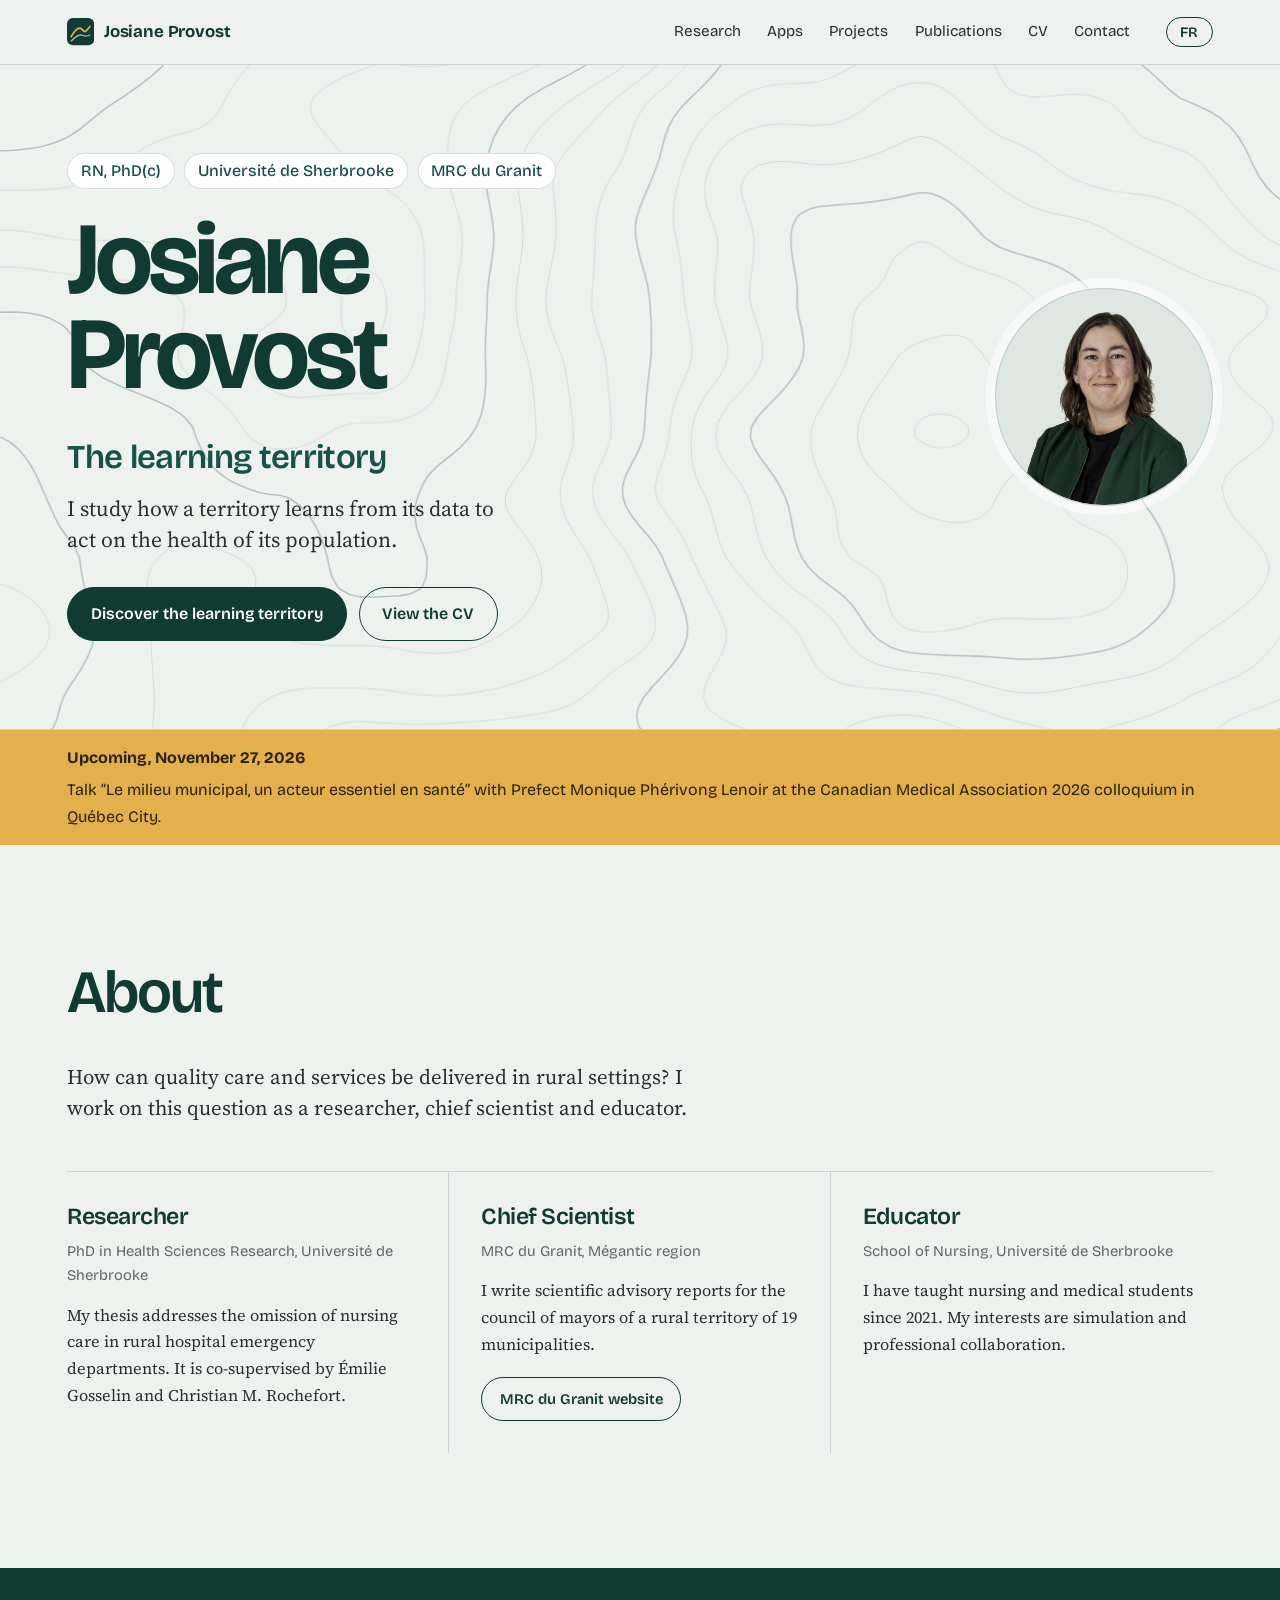
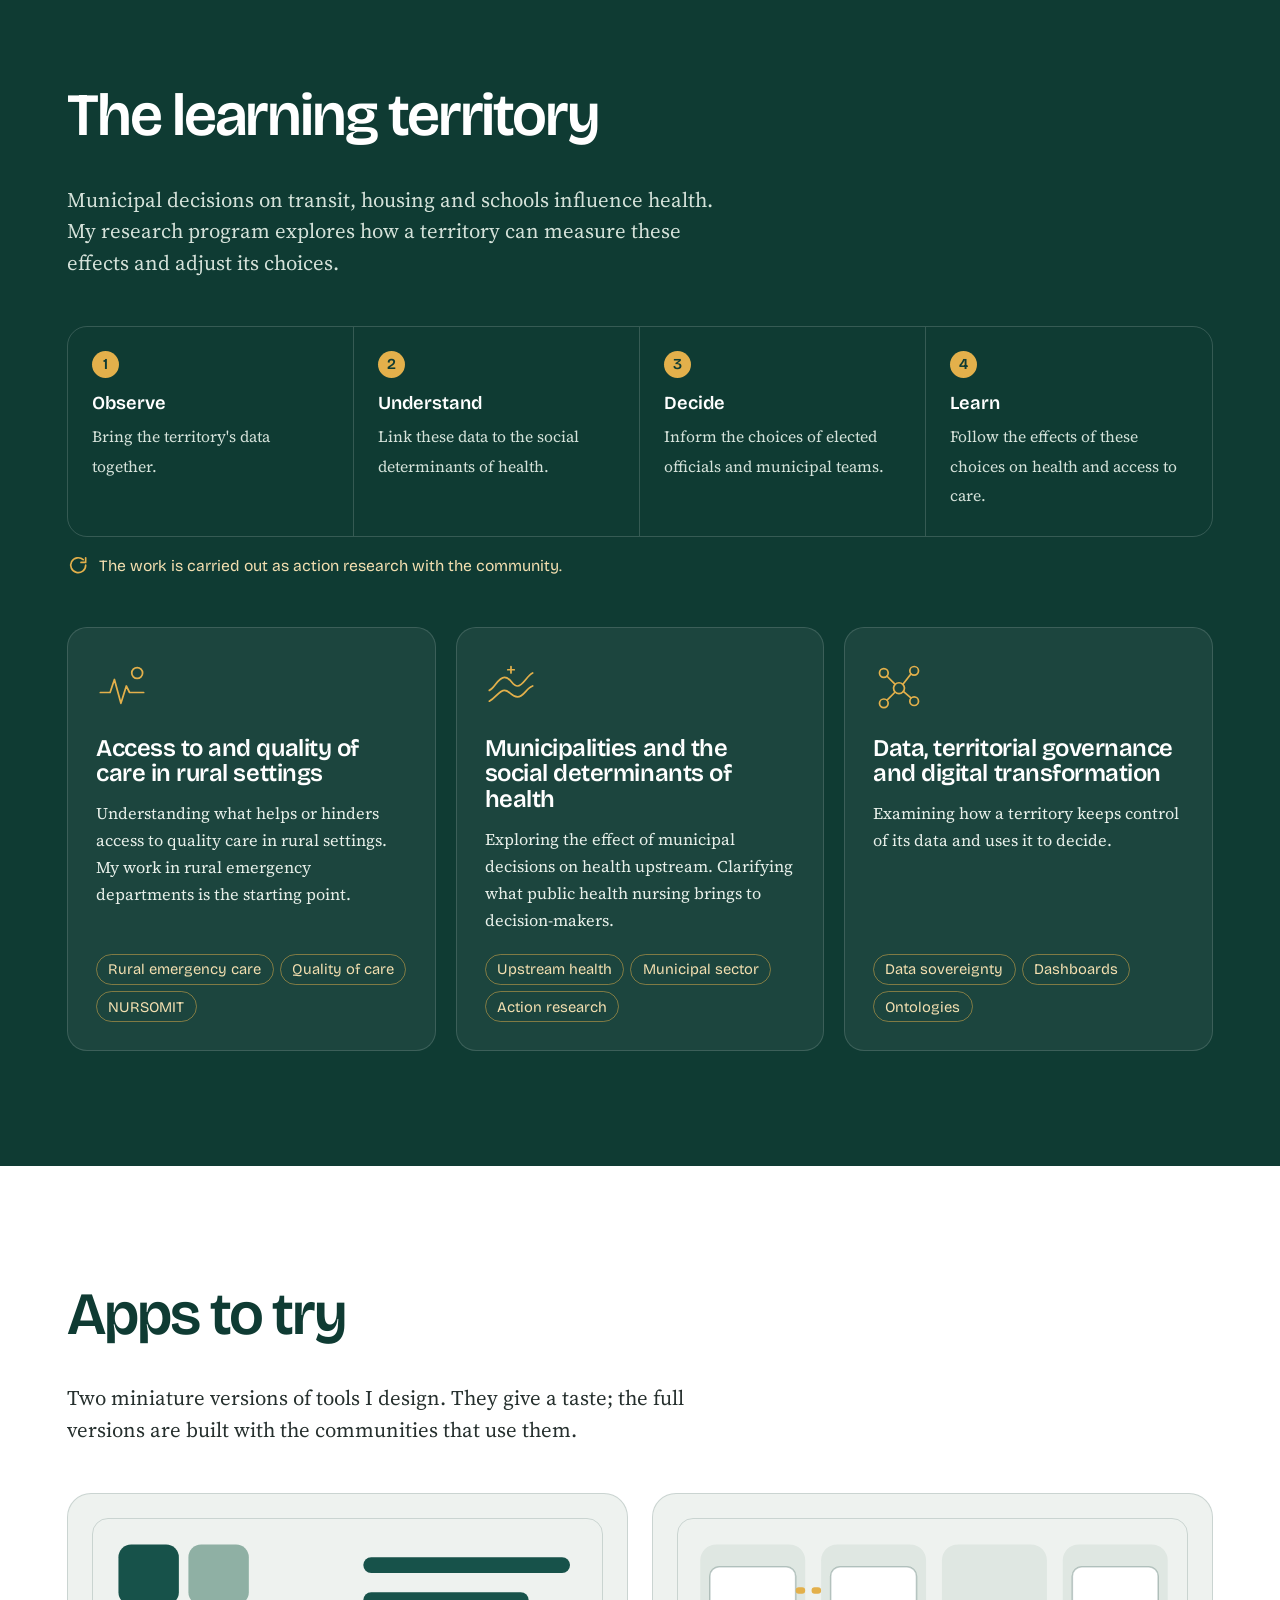
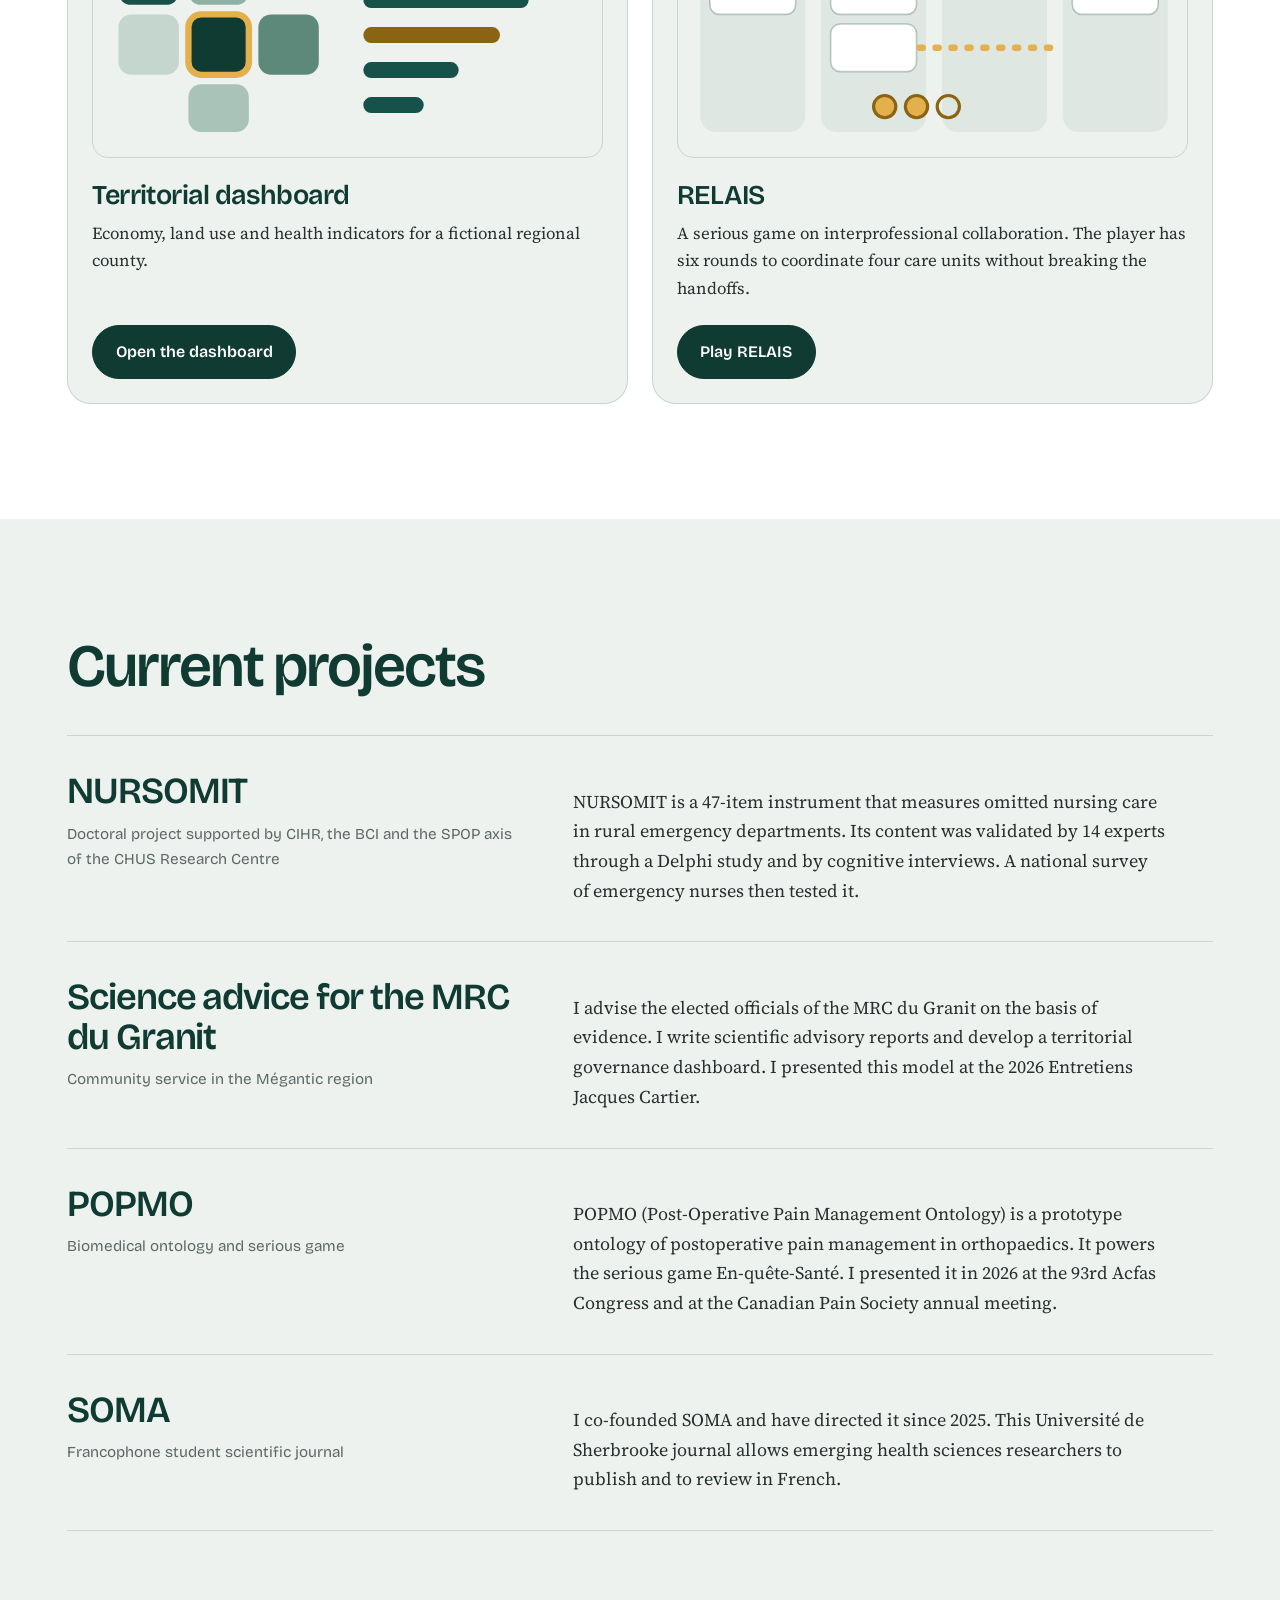
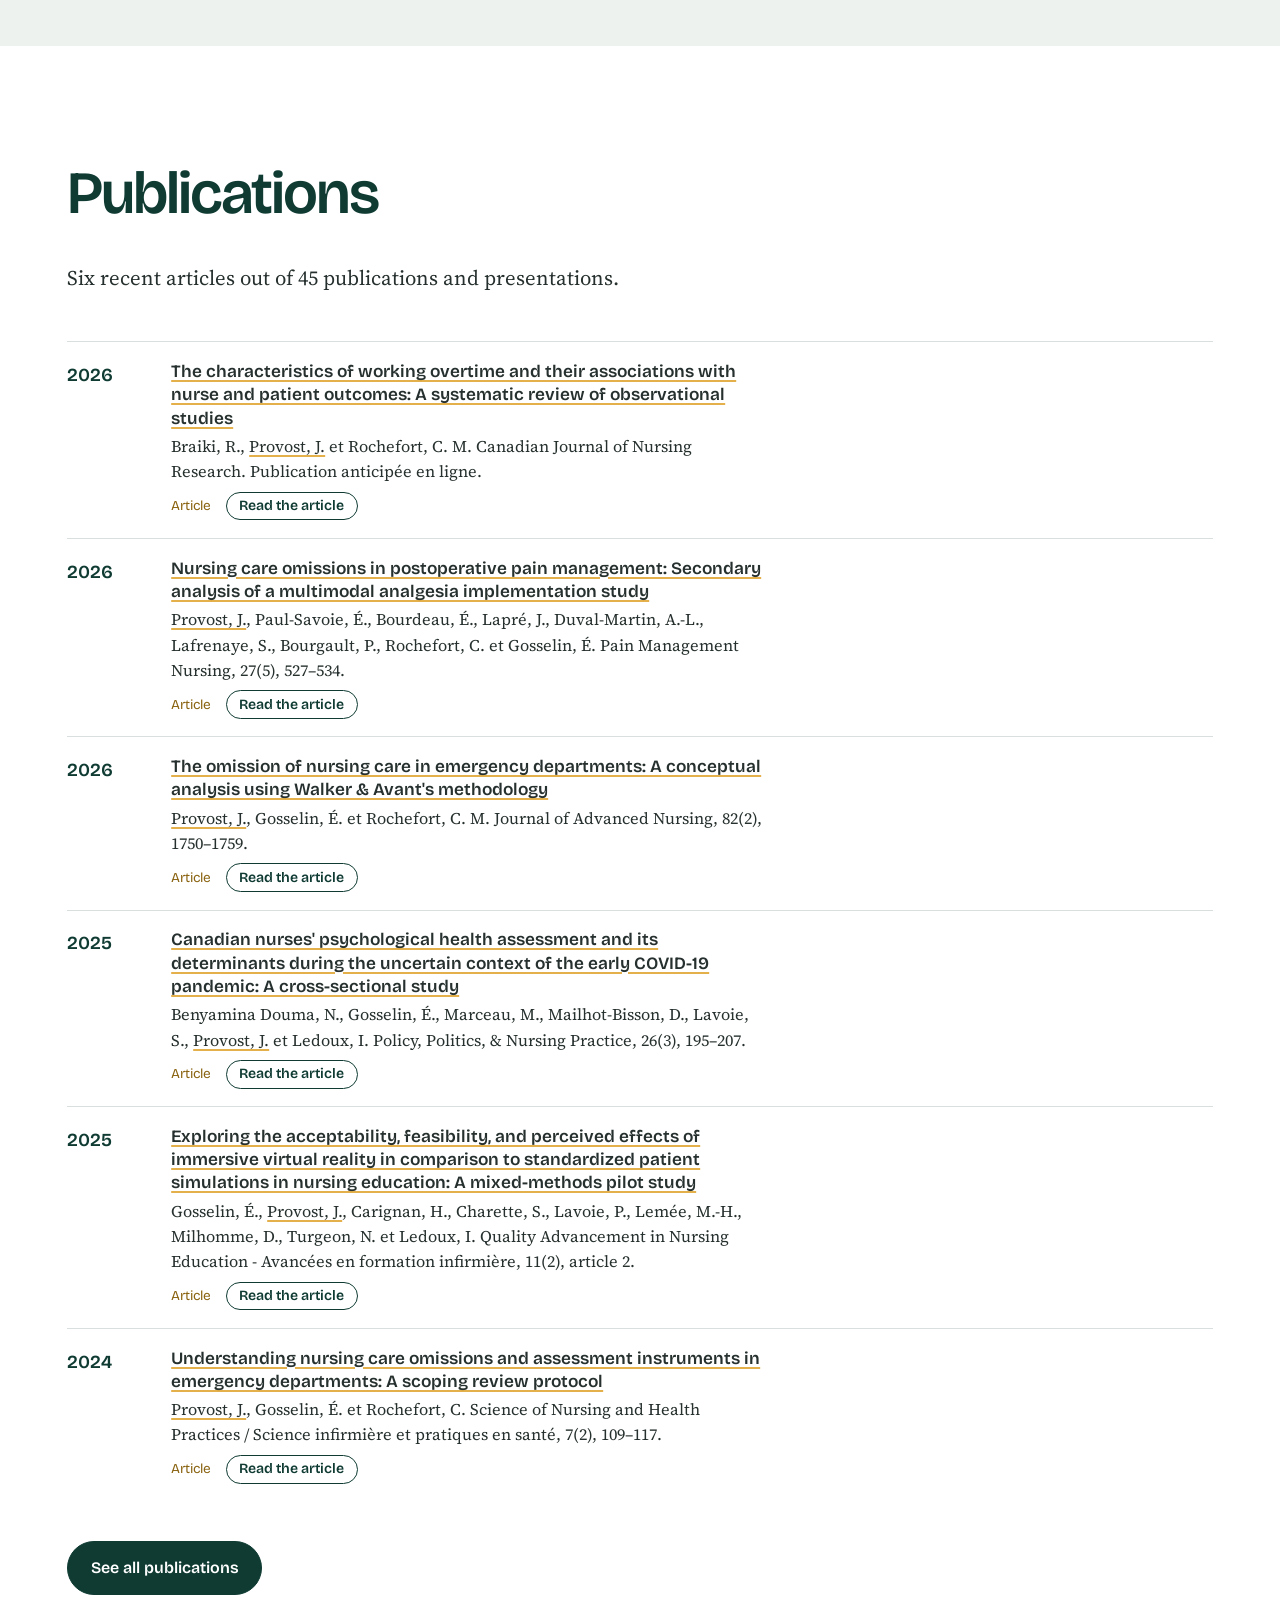
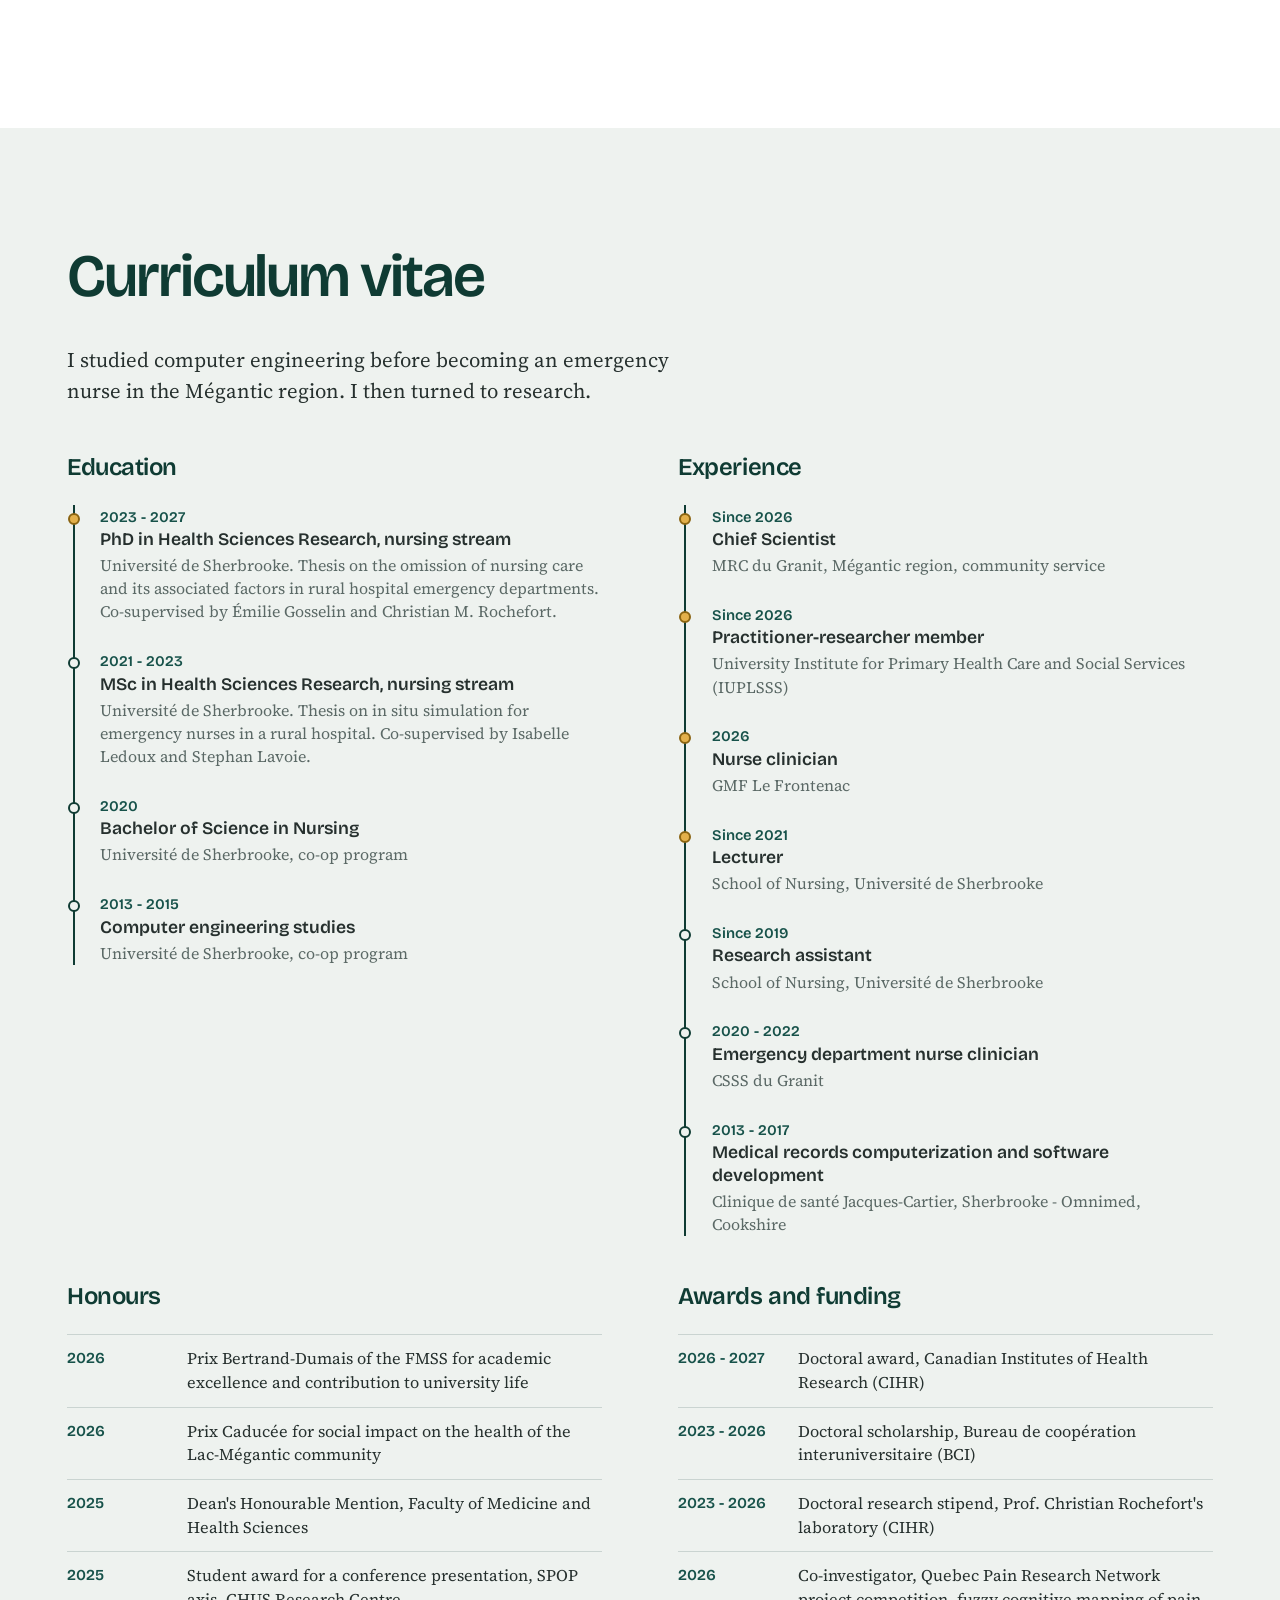
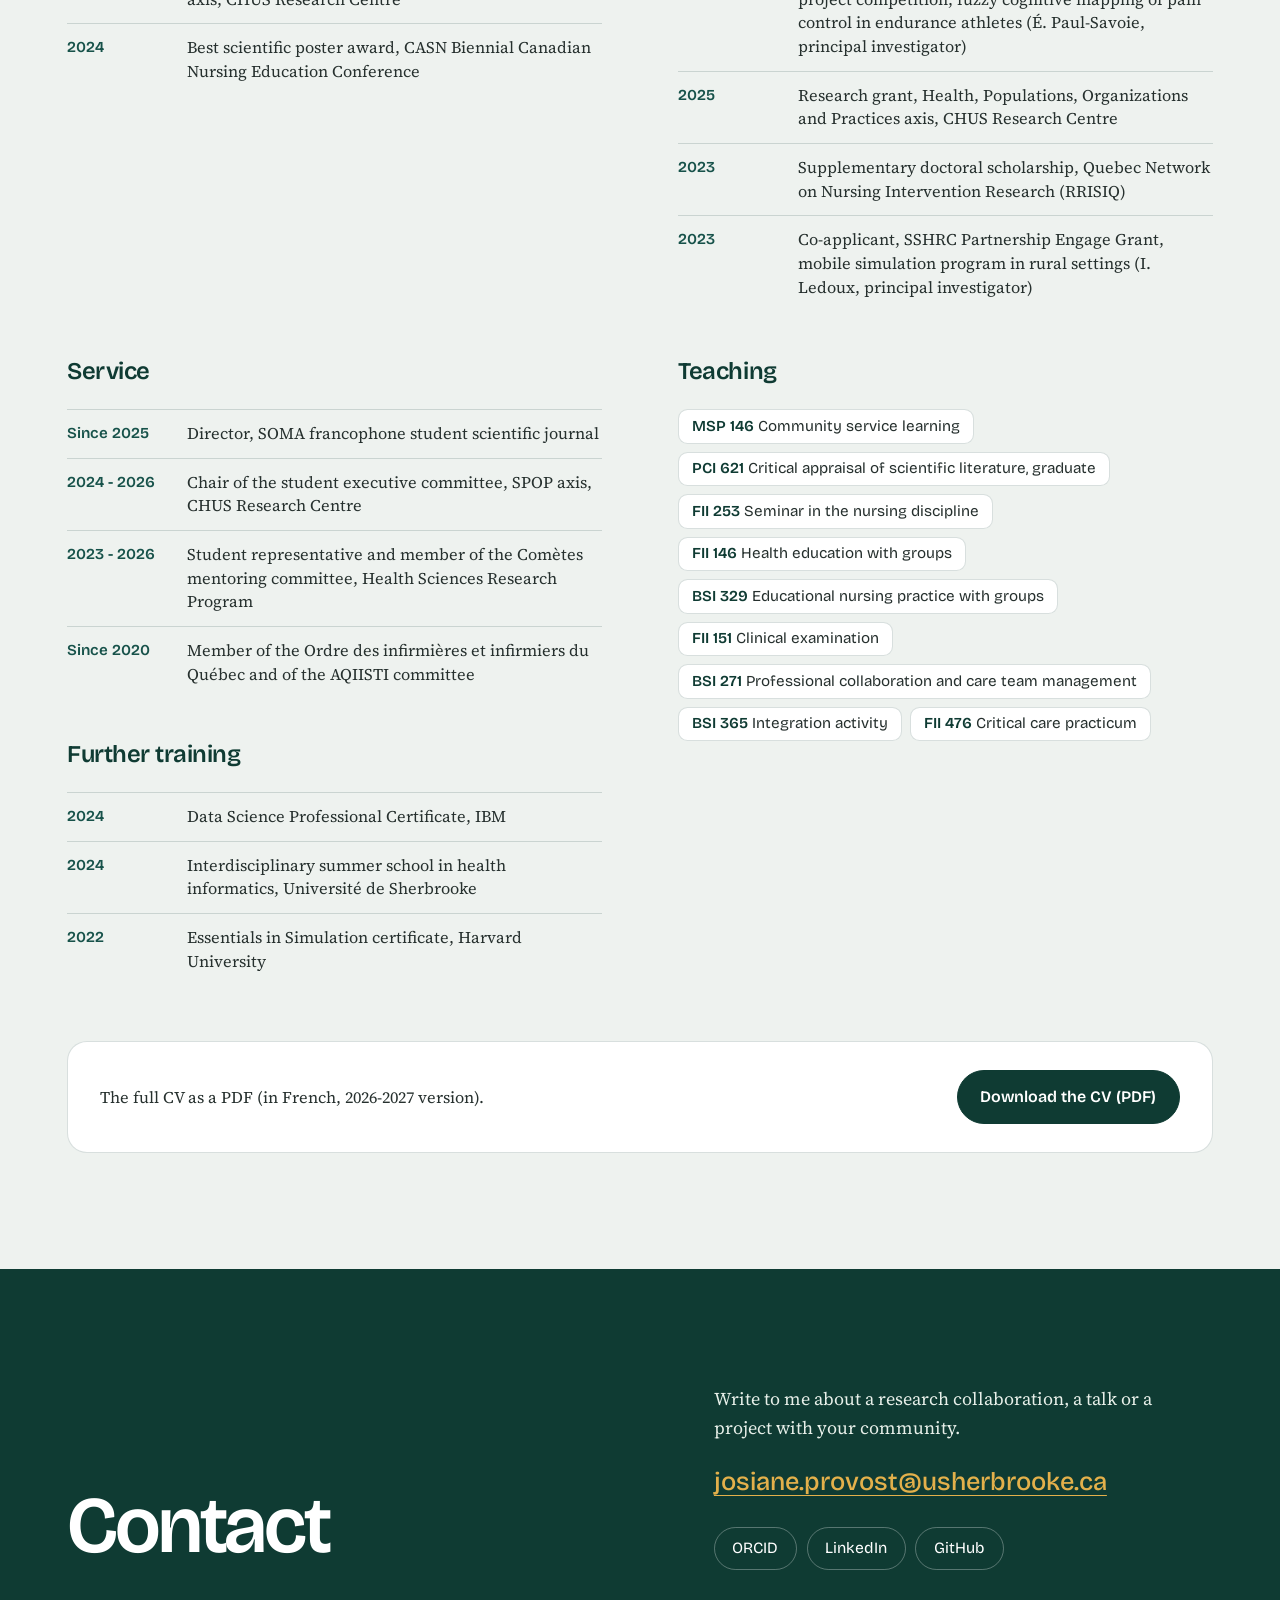
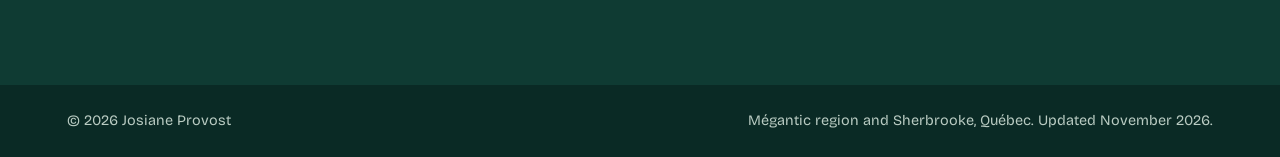
<file: index.html>
<!DOCTYPE html>
<html lang="fr" data-lang="fr">
<head>
<meta charset="UTF-8">
<meta name="viewport" content="width=device-width, initial-scale=1">
<title>Josiane Provost - Le territoire apprenant, santé rurale et conseil scientifique</title>
<meta name="description" content="Josiane Provost, infirmière et chercheuse en sciences de la santé à l'Université de Sherbrooke, scientifique en chef de la MRC du Granit. Recherche sur la qualité des soins infirmiers en milieu rural, le numérique en santé et la gouvernance territoriale.">
<meta property="og:title" content="Josiane Provost - Recherche en santé rurale">
<meta property="og:description" content="Soins infirmiers en milieu rural, numérique en santé et conseil scientifique municipal.">
<meta property="og:image" content="https://josianeprovost.ca/images/josiane-provost.jpg">
<meta property="og:type" content="website">
<meta property="og:url" content="https://josianeprovost.ca/">
<link rel="icon" href="data:image/svg+xml,%3Csvg xmlns='http://www.w3.org/2000/svg' viewBox='0 0 64 64'%3E%3Crect width='64' height='64' rx='14' fill='%230f3b33'/%3E%3Cpath d='M10 44c8-14 14-20 20-20s8 8 12 8 6-6 12-12' fill='none' stroke='%23e3b04b' stroke-width='4' stroke-linecap='round'/%3E%3Cpath d='M10 54c10-10 16-14 22-14s10 6 22 0' fill='none' stroke='%23eef2ef' stroke-width='3' stroke-linecap='round' opacity='.7'/%3E%3C/svg%3E">
<link rel="preconnect" href="https://fonts.googleapis.com">
<link rel="preconnect" href="https://fonts.gstatic.com" crossorigin>
<link href="https://fonts.googleapis.com/css2?family=Bricolage+Grotesque:opsz,wght@12..96,400;12..96,500;12..96,600;12..96,700&family=Source+Serif+4:ital,opsz,wght@0,8..60,400;0,8..60,600;1,8..60,400&display=swap" rel="stylesheet">
<link rel="stylesheet" href="styles.css">
</head>
<body data-titre-fr="Josiane Provost - Le territoire apprenant, santé rurale et conseil scientifique" data-titre-en="Josiane Provost - The learning territory, rural health and science advice">
<a class="saut" href="#contenu"><span lang="fr">Aller au contenu</span><span lang="en">Skip to content</span></a>

<header class="barre">
  <div class="enveloppe">
    <a class="marque" href="#haut" aria-label="Josiane Provost">
      <svg viewBox="0 0 64 64" aria-hidden="true"><rect width="64" height="64" rx="14" fill="#0f3b33"/><path d="M10 44c8-14 14-20 20-20s8 8 12 8 6-6 12-12" fill="none" stroke="#e3b04b" stroke-width="4" stroke-linecap="round"/><path d="M10 54c10-10 16-14 22-14s10 6 22 0" fill="none" stroke="#eef2ef" stroke-width="3" stroke-linecap="round" opacity=".7"/></svg>
      Josiane Provost
    </a>
    <nav class="liens" aria-label="Sections">
      <a href="#recherche"><span lang="fr">Recherche</span><span lang="en">Research</span></a>
      <a href="#applications"><span lang="fr">Applications</span><span lang="en">Apps</span></a>
      <a href="#projets"><span lang="fr">Projets</span><span lang="en">Projects</span></a>
      <a href="publications.html">Publications</a>
      <a href="#parcours"><span lang="fr">Parcours</span><span lang="en">CV</span></a>
      <a href="#contact">Contact</a>
    </nav>
    <button class="langue" type="button" id="langue" aria-label="Switch to English">EN</button>
  </div>
</header>

<main id="contenu">

<section class="ouverture" id="haut">
  <svg class="relief" id="relief" viewBox="0 0 1600 900" preserveAspectRatio="xMidYMid slice" aria-hidden="true"></svg>
  <div class="enveloppe">
    <div class="ouverture-texte">
      <p class="qualite">
        <span lang="fr">Infirmière, Ph. D. (c)</span><span lang="en">RN, PhD(c)</span>
        <span lang="fr">Université de Sherbrooke</span><span lang="en">Université de Sherbrooke</span>
        <span lang="fr">MRC du Granit</span><span lang="en">MRC du Granit</span>
      </p>
      <h1><span>Josiane</span><span>Provost</span></h1>
      <p class="idee" lang="fr">Le territoire apprenant</p>
      <p class="idee" lang="en">The learning territory</p>
      <p class="amorce" lang="fr">J'étudie comment un territoire apprend de ses données pour agir sur la santé de sa population.</p>
      <p class="amorce" lang="en">I study how a territory learns from its data to act on the health of its population.</p>
      <div class="actions">
        <a class="bouton" href="#recherche"><span lang="fr">Découvrir le territoire apprenant</span><span lang="en">Discover the learning territory</span></a>
        <a class="bouton clair" href="#parcours"><span lang="fr">Consulter le parcours</span><span lang="en">View the CV</span></a>
      </div>
    </div>
    <div class="portrait">
      <img src="images/josiane-provost.jpg" width="900" height="829" alt="Portrait de Josiane Provost">
    </div>
  </div>
</section>

<aside class="avenir">
  <div class="enveloppe">
    <strong lang="fr">À venir, 27 novembre 2026</strong><strong lang="en">Upcoming, November 27, 2026</strong>
    <span lang="fr">Conférence « Le milieu municipal, un acteur essentiel en santé » avec la préfète Monique Phérivong Lenoir au colloque 2026 de l'Association médicale canadienne à Québec.</span>
    <span lang="en">Talk “Le milieu municipal, un acteur essentiel en santé” with Prefect Monique Phérivong Lenoir at the Canadian Medical Association 2026 colloquium in Québec City.</span>
  </div>
</aside>

<section class="section" id="apropos">
  <div class="enveloppe">
    <h2 lang="fr">À propos</h2>
    <h2 lang="en">About</h2>
    <p class="chapeau" lang="fr">Comment offrir des soins et des services de qualité en milieu rural? J'y travaille comme chercheuse, scientifique en chef et enseignante.</p>
    <p class="chapeau" lang="en">How can quality care and services be delivered in rural settings? I work on this question as a researcher, chief scientist and educator.</p>
    <div class="roles">
      <div>
        <h3 lang="fr">Chercheuse</h3><h3 lang="en">Researcher</h3>
        <p class="lieu" lang="fr">Doctorat en recherche en sciences de la santé, Université de Sherbrooke</p>
        <p class="lieu" lang="en">PhD in Health Sciences Research, Université de Sherbrooke</p>
        <p lang="fr">Ma thèse porte sur l'omission des soins infirmiers dans les urgences des centres hospitaliers ruraux. Elle est codirigée par Émilie Gosselin et Christian M. Rochefort.</p>
        <p lang="en">My thesis addresses the omission of nursing care in rural hospital emergency departments. It is co-supervised by Émilie Gosselin and Christian M. Rochefort.</p>
      </div>
      <div>
        <h3 lang="fr">Scientifique en chef</h3><h3 lang="en">Chief Scientist</h3>
        <p class="lieu" lang="fr">MRC du Granit, région de Mégantic</p>
        <p class="lieu" lang="en">MRC du Granit, Mégantic region</p>
        <p lang="fr">Je rédige des avis scientifiques pour le conseil des maires d'un territoire rural de 19 municipalités.</p>
        <p lang="en">I write scientific advisory reports for the council of mayors of a rural territory of 19 municipalities.</p>
        <a class="bouton clair" href="https://www.mrcgranit.qc.ca/fr/votre-mrc/portrait-de-la-mrc/scientifique-chef/" rel="noopener"><span lang="fr">Site web de la MRC du Granit</span><span lang="en">MRC du Granit website</span></a>
      </div>
      <div>
        <h3 lang="fr">Enseignante</h3><h3 lang="en">Educator</h3>
        <p class="lieu" lang="fr">École des sciences infirmières, Université de Sherbrooke</p>
        <p class="lieu" lang="en">School of Nursing, Université de Sherbrooke</p>
        <p lang="fr">J'enseigne depuis 2021 aux étudiantes en sciences infirmières et aux étudiants en médecine. Je m'intéresse à la simulation et à la collaboration professionnelle.</p>
        <p lang="en">I have taught nursing and medical students since 2021. My interests are simulation and professional collaboration.</p>
      </div>
    </div>
  </div>
</section>

<section class="section sombre" id="recherche">
  <div class="enveloppe">
    <h2 lang="fr">Le territoire apprenant</h2>
    <h2 lang="en">The learning territory</h2>
    <p class="chapeau" lang="fr">Les décisions municipales sur le transport, l'habitation et les écoles influencent la santé. Ma programmation de recherche explore comment un territoire peut mesurer ces effets et ajuster ses choix.</p>
    <p class="chapeau" lang="en">Municipal decisions on transit, housing and schools influence health. My research program explores how a territory can measure these effects and adjust its choices.</p>
    <ol class="boucle">
      <li><b lang="fr">Observer</b><b lang="en">Observe</b><span lang="fr">Rassembler les données du territoire.</span><span lang="en">Bring the territory's data together.</span></li>
      <li><b lang="fr">Comprendre</b><b lang="en">Understand</b><span lang="fr">Relier ces données aux déterminants sociaux de la santé.</span><span lang="en">Link these data to the social determinants of health.</span></li>
      <li><b lang="fr">Décider</b><b lang="en">Decide</b><span lang="fr">Éclairer les choix des élus et des équipes municipales.</span><span lang="en">Inform the choices of elected officials and municipal teams.</span></li>
      <li><b lang="fr">Apprendre</b><b lang="en">Learn</b><span lang="fr">Suivre les effets de ces choix sur la santé et l'accès aux soins.</span><span lang="en">Follow the effects of these choices on health and access to care.</span></li>
    </ol>
    <p class="retour"><svg viewBox="0 0 24 24" aria-hidden="true"><path d="M20 12a8 8 0 1 1-2.6-5.9"/><path d="M20 4v5h-5"/></svg><span lang="fr">La démarche se mène en recherche-action avec le milieu.</span><span lang="en">The work is carried out as action research with the community.</span></p>
    <div class="axes">
      <article class="axe">
        <svg viewBox="0 0 48 48" aria-hidden="true"><path d="M4 30h9l4-12 6 22 5-16 3 6h13"/><circle cx="38" cy="12" r="5"/></svg>
        <h3 lang="fr">Accessibilité et qualité des soins en milieu rural</h3>
        <h3 lang="en">Access to and quality of care in rural settings</h3>
        <p lang="fr">Comprendre ce qui facilite ou freine l'accès à des soins de qualité en milieu rural. Mes travaux dans les urgences rurales en sont le point de départ.</p>
        <p lang="en">Understanding what helps or hinders access to quality care in rural settings. My work in rural emergency departments is the starting point.</p>
        <ul><li lang="fr">Urgences rurales</li><li lang="en">Rural emergency care</li><li lang="fr">Qualité des soins</li><li lang="en">Quality of care</li><li>NURSOMIT</li></ul>
      </article>
      <article class="axe">
        <svg viewBox="0 0 48 48" aria-hidden="true"><path d="M4 38c6-3 9-10 14-10s6 6 12 6 8-8 14-10"/><path d="M4 28c5-2 8-12 14-12s7 8 12 8 9-10 14-12"/><path d="M24 6v6M21 9h6"/></svg>
        <h3 lang="fr">Municipalités et déterminants sociaux de la santé</h3>
        <h3 lang="en">Municipalities and the social determinants of health</h3>
        <p lang="fr">Explorer l'effet des décisions municipales sur la santé en amont. Préciser l'apport de l'infirmière en santé publique auprès des décideurs.</p>
        <p lang="en">Exploring the effect of municipal decisions on health upstream. Clarifying what public health nursing brings to decision-makers.</p>
        <ul><li lang="fr">Santé en amont</li><li lang="en">Upstream health</li><li lang="fr">Milieu municipal</li><li lang="en">Municipal sector</li><li lang="fr">Recherche-action</li><li lang="en">Action research</li></ul>
      </article>
      <article class="axe">
        <svg viewBox="0 0 48 48" aria-hidden="true"><circle cx="10" cy="12" r="4"/><circle cx="38" cy="10" r="4"/><circle cx="24" cy="26" r="5"/><circle cx="10" cy="40" r="4"/><circle cx="38" cy="38" r="4"/><path d="M13 15l7 7M35 13l-7 9M13 37l7-7M35 35l-7-6"/></svg>
        <h3 lang="fr">Données, gouvernance territoriale et numérique</h3>
        <h3 lang="en">Data, territorial governance and digital transformation</h3>
        <p lang="fr">Examiner comment un territoire garde la maîtrise de ses données et s'en sert pour décider.</p>
        <p lang="en">Examining how a territory keeps control of its data and uses it to decide.</p>
        <ul><li lang="fr">Souveraineté des données</li><li lang="en">Data sovereignty</li><li lang="fr">Tableaux de bord</li><li lang="en">Dashboards</li><li lang="fr">Ontologies</li><li lang="en">Ontologies</li></ul>
      </article>
    </div>
  </div>
</section>

<section class="section clair" id="applications">
  <div class="enveloppe">
    <h2 lang="fr">Applications à essayer</h2>
    <h2 lang="en">Apps to try</h2>
    <p class="chapeau" lang="fr">Deux versions miniatures d'outils que je conçois. Elles donnent un avant-goût; les versions complètes se bâtissent avec les milieux.</p>
    <p class="chapeau" lang="en">Two miniature versions of tools I design. They give a taste; the full versions are built with the communities that use them.</p>
    <div class="vitrines">
      <a class="vitrine" href="apps/tableau-de-bord.html">
        <svg viewBox="0 0 320 150" aria-hidden="true"><rect width="320" height="150" rx="14" fill="#eef2ef"/><g><rect x="16" y="16" width="38" height="38" rx="8" fill="#17524a"/><rect x="60" y="16" width="38" height="38" rx="8" fill="#8fb0a4"/><rect x="16" y="60" width="38" height="38" rx="8" fill="#c4d6cd"/><rect x="60" y="60" width="38" height="38" rx="8" fill="#0f3b33" stroke="#e3b04b" stroke-width="4"/><rect x="104" y="60" width="38" height="38" rx="8" fill="#5d897b"/><rect x="60" y="104" width="38" height="30" rx="8" fill="#a9c3b8"/></g><g fill="#17524a"><rect x="170" y="24" width="130" height="10" rx="5"/><rect x="170" y="46" width="104" height="10" rx="5"/><rect x="170" y="68" width="86" height="10" rx="5" fill="#8a6412"/><rect x="170" y="90" width="60" height="10" rx="5"/><rect x="170" y="112" width="38" height="10" rx="5"/></g></svg>
        <h3 lang="fr">Tableau de bord territorial</h3><h3 lang="en">Territorial dashboard</h3>
        <p lang="fr">Les indicateurs d'économie, d'aménagement et de santé d'une MRC fictive.</p>
        <p lang="en">Economy, land use and health indicators for a fictional regional county.</p>
        <span class="bouton"><span lang="fr">Ouvrir le tableau de bord</span><span lang="en">Open the dashboard</span></span>
      </a>
      <a class="vitrine" href="apps/relais.html">
        <svg viewBox="0 0 320 150" aria-hidden="true"><rect width="320" height="150" rx="14" fill="#eef2ef"/><g fill="#dfe7e2"><rect x="14" y="16" width="66" height="118" rx="10"/><rect x="90" y="16" width="66" height="118" rx="10"/><rect x="166" y="16" width="66" height="118" rx="10"/><rect x="242" y="16" width="66" height="118" rx="10"/></g><g fill="#fff" stroke="rgba(15,59,51,.25)"><rect x="20" y="30" width="54" height="30" rx="6"/><rect x="96" y="30" width="54" height="30" rx="6"/><rect x="96" y="66" width="54" height="30" rx="6"/><rect x="248" y="30" width="54" height="30" rx="6"/></g><path d="M76 45h18M152 81h90" stroke="#e3b04b" stroke-width="4" stroke-linecap="round" stroke-dasharray="2 8"/><g fill="#e3b04b" stroke="#8a6412" stroke-width="2"><circle cx="130" cy="118" r="7"/><circle cx="150" cy="118" r="7"/><circle cx="170" cy="118" r="7" fill="none"/></g></svg>
        <h3>RELAIS</h3>
        <p lang="fr">Un jeu sérieux sur la collaboration interprofessionnelle. Il faut coordonner quatre unités de soins en six tours sans briser les relais.</p>
        <p lang="en">A serious game on interprofessional collaboration. The player has six rounds to coordinate four care units without breaking the handoffs.</p>
        <span class="bouton"><span lang="fr">Jouer à RELAIS</span><span lang="en">Play RELAIS</span></span>
      </a>
    </div>
  </div>
</section>

<section class="section" id="projets">
  <div class="enveloppe">
    <h2 lang="fr">Projets en cours</h2>
    <h2 lang="en">Current projects</h2>
    <div class="projets">
      <article class="projet">
        <div>
          <h3>NURSOMIT</h3>
          <p class="nature" lang="fr">Projet doctoral soutenu par les IRSC, le BCI et l'axe SPOP du Centre de recherche du CHUS</p>
          <p class="nature" lang="en">Doctoral project supported by CIHR, the BCI and the SPOP axis of the CHUS Research Centre</p>
        </div>
        <div>
          <p lang="fr">NURSOMIT est un instrument de 47 énoncés qui mesure l'omission des soins infirmiers dans les urgences rurales. Son contenu a été validé par 14 experts selon la méthode Delphi et par des entrevues cognitives. Une enquête nationale auprès d'infirmières d'urgence l'a ensuite mis à l'épreuve.</p>
          <p lang="en">NURSOMIT is a 47-item instrument that measures omitted nursing care in rural emergency departments. Its content was validated by 14 experts through a Delphi study and by cognitive interviews. A national survey of emergency nurses then tested it.</p>
        </div>
      </article>
      <article class="projet">
        <div>
          <h3 lang="fr">Conseil scientifique de la MRC du Granit</h3>
          <h3 lang="en">Science advice for the MRC du Granit</h3>
          <p class="nature" lang="fr">Service à la communauté dans la région de Mégantic</p>
          <p class="nature" lang="en">Community service in the Mégantic region</p>
        </div>
        <div>
          <p lang="fr">Je conseille les élus de la MRC du Granit à partir des données probantes. Je rédige des avis scientifiques et je développe un tableau de bord de gouvernance territoriale. J'ai présenté ce modèle aux Entretiens Jacques Cartier 2026.</p>
          <p lang="en">I advise the elected officials of the MRC du Granit on the basis of evidence. I write scientific advisory reports and develop a territorial governance dashboard. I presented this model at the 2026 Entretiens Jacques Cartier.</p>
        </div>
      </article>
      <article class="projet">
        <div>
          <h3>POPMO</h3>
          <p class="nature" lang="fr">Ontologie biomédicale et jeu sérieux</p>
          <p class="nature" lang="en">Biomedical ontology and serious game</p>
        </div>
        <div>
          <p lang="fr">POPMO (Post-Operative Pain Management Ontology) est un prototype d'ontologie de la gestion de la douleur postopératoire en orthopédie. Il alimente le jeu sérieux En-quête-Santé. Je l'ai présenté en 2026 au 93e Congrès de l'Acfas et au congrès de la Société canadienne de la douleur.</p>
          <p lang="en">POPMO (Post-Operative Pain Management Ontology) is a prototype ontology of postoperative pain management in orthopaedics. It powers the serious game En-quête-Santé. I presented it in 2026 at the 93rd Acfas Congress and at the Canadian Pain Society annual meeting.</p>
        </div>
      </article>
      <article class="projet">
        <div>
          <h3>SOMA</h3>
          <p class="nature" lang="fr">Revue scientifique étudiante francophone</p>
          <p class="nature" lang="en">Francophone student scientific journal</p>
        </div>
        <div>
          <p lang="fr">J'ai cofondé SOMA et je la dirige depuis 2025. Cette revue de l'Université de Sherbrooke permet à la relève en sciences de la santé de publier et d'évaluer en français.</p>
          <p lang="en">I co-founded SOMA and have directed it since 2025. This Université de Sherbrooke journal allows emerging health sciences researchers to publish and to review in French.</p>
        </div>
      </article>
    </div>
  </div>
</section>

<section class="section clair" id="publications">
  <div class="enveloppe">
    <h2>Publications</h2>
    <p class="chapeau" lang="fr">Six articles récents sur 45 publications et communications.</p>
    <p class="chapeau" lang="en">Six recent articles out of 45 publications and presentations.</p>
    <ul class="refs">
      <li data-type="article"><span class="an">2026</span><div class="corps"><a class="titre" href="https://doi.org/10.1177/08445621261463879" rel="noopener">The characteristics of working overtime and their associations with nurse and patient outcomes: A systematic review of observational studies</a>Braiki, R., <span class="moi">Provost, J.</span> et Rochefort, C. M. Canadian Journal of Nursing Research. Publication anticipée en ligne.<br><span class="genre">Article</span><a class="lire" href="https://doi.org/10.1177/08445621261463879" rel="noopener"><span lang="fr">Lire l'article</span><span lang="en">Read the article</span></a></div></li>
      <li data-type="article"><span class="an">2026</span><div class="corps"><a class="titre" href="https://doi.org/10.1016/j.pmn.2026.04.017" rel="noopener">Nursing care omissions in postoperative pain management: Secondary analysis of a multimodal analgesia implementation study</a><span class="moi">Provost, J.</span>, Paul-Savoie, É., Bourdeau, É., Lapré, J., Duval-Martin, A.-L., Lafrenaye, S., Bourgault, P., Rochefort, C. et Gosselin, É. Pain Management Nursing, 27(5), 527–534.<br><span class="genre">Article</span><a class="lire" href="https://doi.org/10.1016/j.pmn.2026.04.017" rel="noopener"><span lang="fr">Lire l'article</span><span lang="en">Read the article</span></a></div></li>
      <li data-type="article"><span class="an">2026</span><div class="corps"><a class="titre" href="https://doi.org/10.1111/jan.17017" rel="noopener">The omission of nursing care in emergency departments: A conceptual analysis using Walker &amp; Avant's methodology</a><span class="moi">Provost, J.</span>, Gosselin, É. et Rochefort, C. M. Journal of Advanced Nursing, 82(2), 1750–1759.<br><span class="genre">Article</span><a class="lire" href="https://doi.org/10.1111/jan.17017" rel="noopener"><span lang="fr">Lire l'article</span><span lang="en">Read the article</span></a></div></li>
      <li data-type="article"><span class="an">2025</span><div class="corps"><a class="titre" href="https://doi.org/10.1177/15271544251338813" rel="noopener">Canadian nurses' psychological health assessment and its determinants during the uncertain context of the early COVID-19 pandemic: A cross-sectional study</a>Benyamina Douma, N., Gosselin, É., Marceau, M., Mailhot-Bisson, D., Lavoie, S., <span class="moi">Provost, J.</span> et Ledoux, I. Policy, Politics, &amp; Nursing Practice, 26(3), 195–207.<br><span class="genre">Article</span><a class="lire" href="https://doi.org/10.1177/15271544251338813" rel="noopener"><span lang="fr">Lire l'article</span><span lang="en">Read the article</span></a></div></li>
      <li data-type="article"><span class="an">2025</span><div class="corps"><a class="titre" href="https://doi.org/10.17483/7q3m5727" rel="noopener">Exploring the acceptability, feasibility, and perceived effects of immersive virtual reality in comparison to standardized patient simulations in nursing education: A mixed-methods pilot study</a>Gosselin, É., <span class="moi">Provost, J.</span>, Carignan, H., Charette, S., Lavoie, P., Lemée, M.-H., Milhomme, D., Turgeon, N. et Ledoux, I. Quality Advancement in Nursing Education - Avancées en formation infirmière, 11(2), article 2.<br><span class="genre">Article</span><a class="lire" href="https://doi.org/10.17483/7q3m5727" rel="noopener"><span lang="fr">Lire l'article</span><span lang="en">Read the article</span></a></div></li>
      <li data-type="article"><span class="an">2024</span><div class="corps"><a class="titre" href="https://doi.org/10.62212/snahp.141" rel="noopener">Understanding nursing care omissions and assessment instruments in emergency departments: A scoping review protocol</a><span class="moi">Provost, J.</span>, Gosselin, É. et Rochefort, C. Science of Nursing and Health Practices / Science infirmière et pratiques en santé, 7(2), 109–117.<br><span class="genre">Article</span><a class="lire" href="https://doi.org/10.62212/snahp.141" rel="noopener"><span lang="fr">Lire l'article</span><span lang="en">Read the article</span></a></div></li>
    </ul>
    <p class="suite"><a class="bouton" href="publications.html"><span lang="fr">Voir toutes les publications</span><span lang="en">See all publications</span></a></p>
  </div>
</section>

<section class="section" id="parcours">
  <div class="enveloppe">
    <h2 lang="fr">Parcours</h2>
    <h2 lang="en">Curriculum vitae</h2>
    <p class="chapeau" lang="fr">J'ai étudié en génie informatique avant de devenir infirmière à l'urgence dans la région de Mégantic. Je me suis ensuite tournée vers la recherche.</p>
    <p class="chapeau" lang="en">I studied computer engineering before becoming an emergency nurse in the Mégantic region. I then turned to research.</p>

    <div class="colonnes">
      <div>
        <h3 lang="fr">Formation</h3><h3 lang="en">Education</h3>
        <ul class="fil">
          <li class="actuel"><span class="quand">2023 - 2027</span><span class="quoi" lang="fr">Doctorat en recherche en sciences de la santé, profil sciences infirmières</span><span class="quoi" lang="en">PhD in Health Sciences Research, nursing stream</span><span class="ou" lang="fr">Université de Sherbrooke. Thèse « Mise en lumière de l'omission des soins infirmiers et de ses facteurs associés dans les urgences des centres hospitaliers ruraux ». Codirection d'Émilie Gosselin et de Christian M. Rochefort.</span><span class="ou" lang="en">Université de Sherbrooke. Thesis on the omission of nursing care and its associated factors in rural hospital emergency departments. Co-supervised by Émilie Gosselin and Christian M. Rochefort.</span></li>
          <li><span class="quand">2021 - 2023</span><span class="quoi" lang="fr">Maîtrise en recherche en sciences de la santé, profil sciences infirmières</span><span class="quoi" lang="en">MSc in Health Sciences Research, nursing stream</span><span class="ou" lang="fr">Université de Sherbrooke. Mémoire sur la simulation in situ pour les infirmières d'urgence d'un centre hospitalier rural. Codirection d'Isabelle Ledoux et de Stephan Lavoie.</span><span class="ou" lang="en">Université de Sherbrooke. Thesis on in situ simulation for emergency nurses in a rural hospital. Co-supervised by Isabelle Ledoux and Stephan Lavoie.</span></li>
          <li><span class="quand">2020</span><span class="quoi" lang="fr">Baccalauréat en sciences infirmières</span><span class="quoi" lang="en">Bachelor of Science in Nursing</span><span class="ou" lang="fr">Université de Sherbrooke, régime coopératif</span><span class="ou" lang="en">Université de Sherbrooke, co-op program</span></li>
          <li><span class="quand">2013 - 2015</span><span class="quoi" lang="fr">Études en génie informatique</span><span class="quoi" lang="en">Computer engineering studies</span><span class="ou" lang="fr">Université de Sherbrooke, régime coopératif</span><span class="ou" lang="en">Université de Sherbrooke, co-op program</span></li>
        </ul>
      </div>
      <div>
        <h3 lang="fr">Expérience</h3><h3 lang="en">Experience</h3>
        <ul class="fil">
          <li class="actuel"><span class="quand"><span lang="fr">Depuis 2026</span><span lang="en">Since 2026</span></span><span class="quoi" lang="fr">Scientifique en chef</span><span class="quoi" lang="en">Chief Scientist</span><span class="ou" lang="fr">MRC du Granit, région de Mégantic, service à la communauté</span><span class="ou" lang="en">MRC du Granit, Mégantic region, community service</span></li>
          <li class="actuel"><span class="quand"><span lang="fr">Depuis 2026</span><span lang="en">Since 2026</span></span><span class="quoi" lang="fr">Praticienne-chercheuse de milieu de pratique</span><span class="quoi" lang="en">Practitioner-researcher member</span><span class="ou" lang="fr">Institut universitaire de première ligne en santé et services sociaux (IUPLSSS)</span><span class="ou" lang="en">University Institute for Primary Health Care and Social Services (IUPLSSS)</span></li>
          <li class="actuel"><span class="quand">2026</span><span class="quoi" lang="fr">Infirmière clinicienne</span><span class="quoi" lang="en">Nurse clinician</span><span class="ou">GMF Le Frontenac</span></li>
          <li class="actuel"><span class="quand"><span lang="fr">Depuis 2021</span><span lang="en">Since 2021</span></span><span class="quoi" lang="fr">Chargée de cours</span><span class="quoi" lang="en">Lecturer</span><span class="ou" lang="fr">École des sciences infirmières, Université de Sherbrooke</span><span class="ou" lang="en">School of Nursing, Université de Sherbrooke</span></li>
          <li><span class="quand"><span lang="fr">Depuis 2019</span><span lang="en">Since 2019</span></span><span class="quoi" lang="fr">Assistante de recherche</span><span class="quoi" lang="en">Research assistant</span><span class="ou" lang="fr">École des sciences infirmières, Université de Sherbrooke</span><span class="ou" lang="en">School of Nursing, Université de Sherbrooke</span></li>
          <li><span class="quand">2020 - 2022</span><span class="quoi" lang="fr">Infirmière clinicienne à l'urgence</span><span class="quoi" lang="en">Emergency department nurse clinician</span><span class="ou">CSSS du Granit</span></li>
          <li><span class="quand">2013 - 2017</span><span class="quoi" lang="fr">Informatisation médicale et développement logiciel</span><span class="quoi" lang="en">Medical records computerization and software development</span><span class="ou">Clinique de santé Jacques-Cartier, Sherbrooke - Omnimed, Cookshire</span></li>
        </ul>
      </div>

      <div>
        <h3 lang="fr">Prix et distinctions</h3><h3 lang="en">Honours</h3>
        <ul class="liste">
          <li><span class="quand">2026</span><span lang="fr">Prix Bertrand-Dumais de la FMSS pour l'excellence du dossier universitaire et la participation à la vie universitaire</span><span lang="en">Prix Bertrand-Dumais of the FMSS for academic excellence and contribution to university life</span></li>
          <li><span class="quand">2026</span><span lang="fr">Prix Caducée pour l'impact social sur la santé de la communauté de Lac-Mégantic</span><span lang="en">Prix Caducée for social impact on the health of the Lac-Mégantic community</span></li>
          <li><span class="quand">2025</span><span lang="fr">Mention d'honneur du doyen, Faculté de médecine et des sciences de la santé</span><span lang="en">Dean's Honourable Mention, Faculty of Medicine and Health Sciences</span></li>
          <li><span class="quand">2025</span><span lang="fr">Prix étudiant pour une présentation en congrès, axe SPOP du Centre de recherche du CHUS</span><span lang="en">Student award for a conference presentation, SPOP axis, CHUS Research Centre</span></li>
          <li><span class="quand">2024</span><span lang="fr">Prix de la meilleure affiche scientifique, CASN Biennial Canadian Nursing Education Conference</span><span lang="en">Best scientific poster award, CASN Biennial Canadian Nursing Education Conference</span></li>
        </ul>
      </div>
      <div>
        <h3 lang="fr">Bourses et financement</h3><h3 lang="en">Awards and funding</h3>
        <ul class="liste">
          <li><span class="quand">2026 - 2027</span><span lang="fr">Bourse doctorale, Instituts de recherche en santé du Canada (IRSC)</span><span lang="en">Doctoral award, Canadian Institutes of Health Research (CIHR)</span></li>
          <li><span class="quand">2023 - 2026</span><span lang="fr">Bourse doctorale, Bureau de coopération interuniversitaire (BCI)</span><span lang="en">Doctoral scholarship, Bureau de coopération interuniversitaire (BCI)</span></li>
          <li><span class="quand">2023 - 2026</span><span lang="fr">Bourse de recherche doctorale, laboratoire du Pr Christian Rochefort (IRSC)</span><span lang="en">Doctoral research stipend, Prof. Christian Rochefort's laboratory (CIHR)</span></li>
          <li><span class="quand">2026</span><span lang="fr">Cochercheuse, concours de projets du Réseau québécois de la recherche sur la douleur, cartographie cognitive floue du contrôle de la douleur chez les athlètes d'endurance (É. Paul-Savoie, chercheuse principale)</span><span lang="en">Co-investigator, Quebec Pain Research Network project competition, fuzzy cognitive mapping of pain control in endurance athletes (É. Paul-Savoie, principal investigator)</span></li>
          <li><span class="quand">2025</span><span lang="fr">Octroi de recherche, axe Santé, populations, organisations et pratiques, Centre de recherche du CHUS</span><span lang="en">Research grant, Health, Populations, Organizations and Practices axis, CHUS Research Centre</span></li>
          <li><span class="quand">2023</span><span lang="fr">Bourse doctorale complémentaire, Réseau de recherche en interventions en sciences infirmières du Québec (RRISIQ)</span><span lang="en">Supplementary doctoral scholarship, Quebec Network on Nursing Intervention Research (RRISIQ)</span></li>
          <li><span class="quand">2023</span><span lang="fr">Cochercheuse, subvention d'engagement partenarial du CRSH, programme de simulation mobile en milieu rural (I. Ledoux, chercheuse principale)</span><span lang="en">Co-applicant, SSHRC Partnership Engage Grant, mobile simulation program in rural settings (I. Ledoux, principal investigator)</span></li>
        </ul>
      </div>

      <div>
        <h3 lang="fr">Engagement</h3><h3 lang="en">Service</h3>
        <ul class="liste">
          <li><span class="quand"><span lang="fr">Depuis 2025</span><span lang="en">Since 2025</span></span><span lang="fr">Directrice, revue scientifique étudiante francophone SOMA</span><span lang="en">Director, SOMA francophone student scientific journal</span></li>
          <li><span class="quand">2024 - 2026</span><span lang="fr">Présidente du comité exécutif étudiant, axe SPOP du Centre de recherche du CHUS</span><span lang="en">Chair of the student executive committee, SPOP axis, CHUS Research Centre</span></li>
          <li><span class="quand">2023 - 2026</span><span lang="fr">Représentante étudiante et membre du comité de mentorat Comètes, Programme de recherche en sciences de la santé</span><span lang="en">Student representative and member of the Comètes mentoring committee, Health Sciences Research Program</span></li>
          <li><span class="quand"><span lang="fr">Depuis 2020</span><span lang="en">Since 2020</span></span><span lang="fr">Membre de l'Ordre des infirmières et infirmiers du Québec et du comité de l'AQIISTI</span><span lang="en">Member of the Ordre des infirmières et infirmiers du Québec and of the AQIISTI committee</span></li>
        </ul>
        <h3 style="margin-top:2.75rem" lang="fr">Perfectionnement</h3><h3 style="margin-top:2.75rem" lang="en">Further training</h3>
        <ul class="liste">
          <li><span class="quand">2024</span><span lang="fr">Certificat professionnel en science des données, IBM</span><span lang="en">Data Science Professional Certificate, IBM</span></li>
          <li><span class="quand">2024</span><span lang="fr">École d'été interdisciplinaire en informatique de la santé, Université de Sherbrooke</span><span lang="en">Interdisciplinary summer school in health informatics, Université de Sherbrooke</span></li>
          <li><span class="quand">2022</span><span lang="fr">Certificat Essentials in Simulation, Harvard University</span><span lang="en">Essentials in Simulation certificate, Harvard University</span></li>
        </ul>
      </div>
      <div>
        <h3 lang="fr">Enseignement</h3><h3 lang="en">Teaching</h3>
        <ul class="cours">
          <li><b>MSP 146</b> <span lang="fr">Apprentissage par le service dans la communauté</span><span lang="en">Community service learning</span></li>
          <li><b>PCI 621</b> <span lang="fr">Lecture critique de littérature scientifique, 2e cycle</span><span lang="en">Critical appraisal of scientific literature, graduate</span></li>
          <li><b>FII 253</b> <span lang="fr">Séminaire en discipline infirmière</span><span lang="en">Seminar in the nursing discipline</span></li>
          <li><b>FII 146</b> <span lang="fr">Éducation à la santé auprès des groupes</span><span lang="en">Health education with groups</span></li>
          <li><b>BSI 329</b> <span lang="fr">Pratique infirmière éducative auprès des groupes</span><span lang="en">Educational nursing practice with groups</span></li>
          <li><b>FII 151</b> <span lang="fr">Examen clinique</span><span lang="en">Clinical examination</span></li>
          <li><b>BSI 271</b> <span lang="fr">Collaboration professionnelle et gestion d'équipes de soins</span><span lang="en">Professional collaboration and care team management</span></li>
          <li><b>BSI 365</b> <span lang="fr">Activité d'intégration</span><span lang="en">Integration activity</span></li>
          <li><b>FII 476</b> <span lang="fr">Stage de domaine en soins critiques</span><span lang="en">Critical care practicum</span></li>
        </ul>
      </div>
    </div>

    <div class="telecharger">
      <p lang="fr">Le CV complet en format PDF (version 2026-2027).</p>
      <p lang="en">The full CV as a PDF (in French, 2026-2027 version).</p>
      <a class="bouton" href="files/CV_Josiane_Provost.pdf"><span lang="fr">Télécharger le CV (PDF)</span><span lang="en">Download the CV (PDF)</span></a>
    </div>
  </div>
</section>

<section class="section sombre" id="contact">
  <div class="enveloppe contact">
    <div>
      <h2>Contact</h2>
    </div>
    <div>
      <p lang="fr">Écrivez-moi pour une collaboration de recherche, une conférence ou un projet avec votre milieu.</p>
      <p lang="en">Write to me about a research collaboration, a talk or a project with your community.</p>
      <a class="courriel" href="mailto:josiane.provost@usherbrooke.ca">josiane.provost@usherbrooke.ca</a>
      <div class="reseaux">
        <a href="https://orcid.org/0000-0001-9698-2990" rel="noopener">ORCID</a>
        <a href="https://www.linkedin.com/in/josiane-provost/" rel="noopener">LinkedIn</a>
        <a href="https://github.com/JosianeP" rel="noopener">GitHub</a>
      </div>
    </div>
  </div>
</section>

</main>

<footer>
  <div class="enveloppe">
    <span>© 2026 Josiane Provost</span>
    <span lang="fr">Région de Mégantic et Sherbrooke, Québec. Mis à jour en novembre 2026.</span>
    <span lang="en">Mégantic region and Sherbrooke, Québec. Updated November 2026.</span>
  </div>
</footer>

<script src="scripts.js"></script>
</body>
</html>
</file>
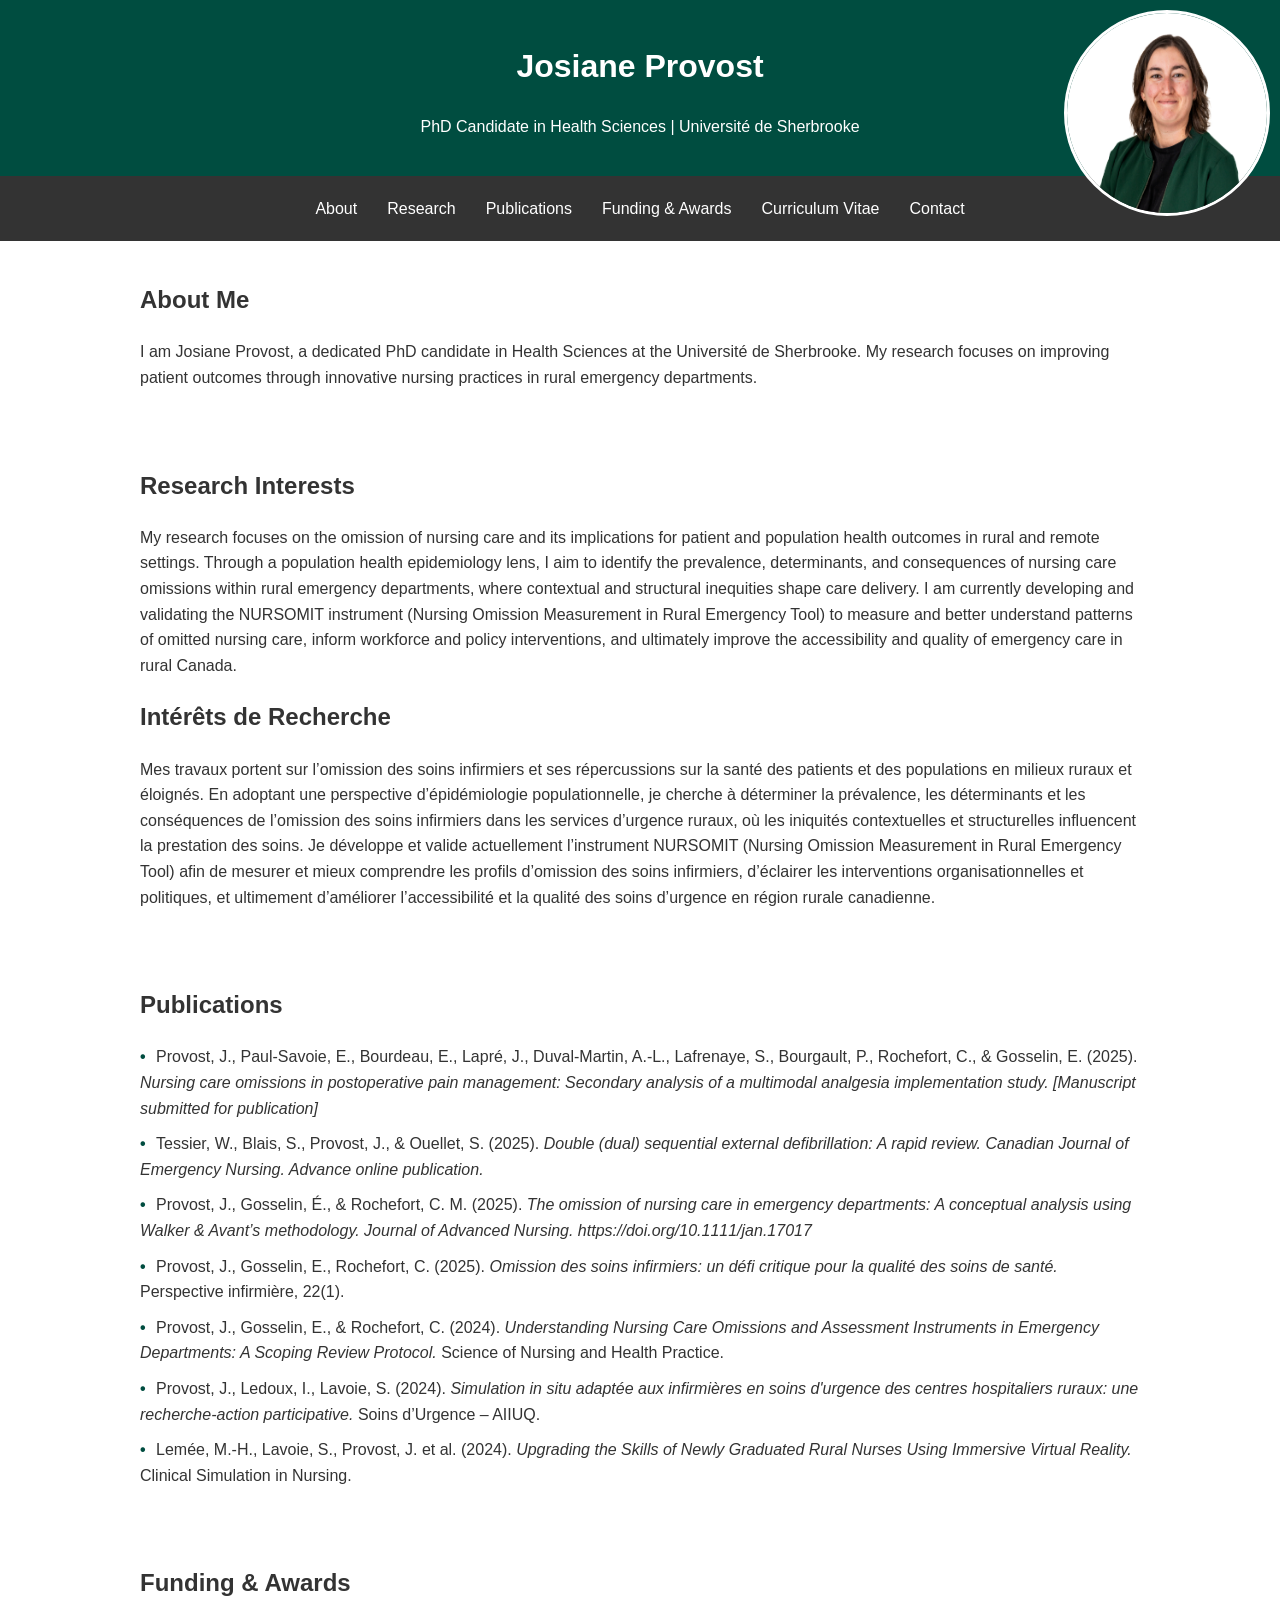
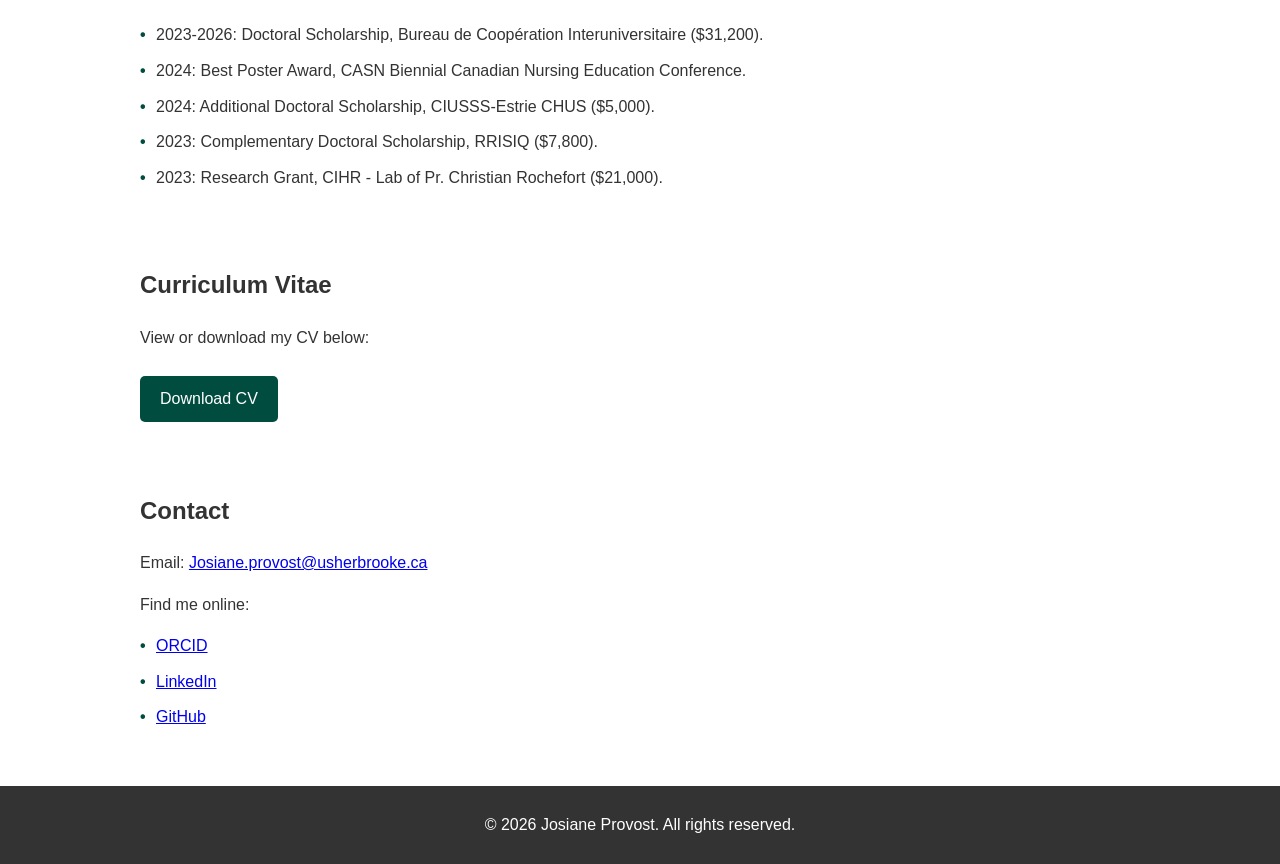
<file: PhDWebsite/index.html>
<!DOCTYPE html>
<html lang="en">
<head>
    <meta charset="UTF-8">
    <meta name="viewport" content="width=device-width, initial-scale=1.0">
    <title>Josiane Provost - PhD Candidate</title>
    <style>
        body {
            font-family: 'Arial', sans-serif;
            line-height: 1.6;
            margin: 0;
            padding: 0;
            color: #333;
        }
        header {
            background: #004d40;
            color: white;
            padding: 20px;
            position: relative;
            text-align: center;
        }
        header .content {
            display: inline-block;
            max-width: 80%;
        }
        .profile-photo {
            position: absolute;
            top: 10px;
            right: 10px;
            width: 200px;
            height: 200px;
            border-radius: 50%;
            border: 3px solid white;
        }
        nav {
            display: flex;
            justify-content: center;
            background: #333;
            padding: 10px;
        }
        nav a {
            color: white;
            text-decoration: none;
            padding: 10px 15px;
        }
        nav a:hover {
            background: #575757;
            border-radius: 5px;
        }
        section {
            padding: 20px;
            max-width: 1000px;
            margin: auto;
        }
        footer {
            text-align: center;
            padding: 10px;
            background: #333;
            color: white;
            margin-top: 20px;
        }
        .button {
            display: inline-block;
            padding: 10px 20px;
            margin: 10px 0;
            color: white;
            background: #004d40;
            text-decoration: none;
            border-radius: 5px;
        }
        .button:hover {
            background: #00332e;
        }
        ul {
            list-style-type: none;
            padding: 0;
        }
        ul li {
            margin: 10px 0;
        }
        ul li::before {
            content: "•";
            color: #004d40;
            font-weight: bold;
            display: inline-block;
            width: 1em;
        }
    </style>
</head>
<body>
    <header>
        <div class="content">
            <h1>Josiane Provost</h1>
            <p>PhD Candidate in Health Sciences | Université de Sherbrooke</p>
        </div>
        <img src="images/profile.jpg" alt="Josiane Provost" class="profile-photo">
    </header>
    <nav>
        <a href="#about">About</a>
        <a href="#research">Research</a>
        <a href="#publications">Publications</a>
        <a href="#funding-awards">Funding & Awards</a>
        <a href="#cv">Curriculum Vitae</a>
        <a href="#contact">Contact</a>
    </nav>
    <section id="about">
        <h2>About Me</h2>
        <p>I am Josiane Provost, a dedicated PhD candidate in Health Sciences at the Université de Sherbrooke. My research focuses on improving patient outcomes through innovative nursing practices in rural emergency departments.</p>
    </section>
    <section id="research">
        <h2>Research Interests</h2>
        <p>My research focuses on the omission of nursing care and its implications for patient and population health outcomes in rural and remote settings. Through a population health epidemiology lens, I aim to identify the prevalence, determinants, and consequences of nursing care omissions within rural emergency departments, where contextual and structural inequities shape care delivery. I am currently developing and validating the NURSOMIT instrument (Nursing Omission Measurement in Rural Emergency Tool) to measure and better understand patterns of omitted nursing care, inform workforce and policy interventions, and ultimately improve the accessibility and quality of emergency care in rural Canada.</p>
        <h2>Intérêts de Recherche</h2>
        <p>Mes travaux portent sur l’omission des soins infirmiers et ses répercussions sur la santé des patients et des populations en milieux ruraux et éloignés. En adoptant une perspective d’épidémiologie populationnelle, je cherche à déterminer la prévalence, les déterminants et les conséquences de l’omission des soins infirmiers dans les services d’urgence ruraux, où les iniquités contextuelles et structurelles influencent la prestation des soins. Je développe et valide actuellement l’instrument NURSOMIT (Nursing Omission Measurement in Rural Emergency Tool) afin de mesurer et mieux comprendre les profils d’omission des soins infirmiers, d’éclairer les interventions organisationnelles et politiques, et ultimement d’améliorer l’accessibilité et la qualité des soins d’urgence en région rurale canadienne.</p> 
    </section>
    <section id="publications">
        <h2>Publications</h2>
        <ul>
            <li>Provost, J., Paul-Savoie, E., Bourdeau, E., Lapré, J., Duval-Martin, A.-L., Lafrenaye, S., Bourgault, P., Rochefort, C., & Gosselin, E. (2025). <i>Nursing care omissions in postoperative pain management: Secondary analysis of a multimodal analgesia implementation study. [Manuscript submitted for publication]</i>
            <li>Tessier, W., Blais, S., Provost, J., & Ouellet, S. (2025). <i>Double (dual) sequential external defibrillation: A rapid review. Canadian Journal of Emergency Nursing. Advance online publication.</i> 
            <li>Provost, J., Gosselin, É., & Rochefort, C. M. (2025). <i>The omission of nursing care in emergency departments: A conceptual analysis using Walker & Avant’s methodology. Journal of Advanced Nursing. https://doi.org/10.1111/jan.17017</i>
            <li>Provost, J., Gosselin, E., Rochefort, C. (2025). <i>Omission des soins infirmiers: un défi critique pour la qualité des soins de santé.</i> Perspective infirmière, 22(1).</li>
            <li>Provost, J., Gosselin, E., & Rochefort, C. (2024). <i>Understanding Nursing Care Omissions and Assessment Instruments in Emergency Departments: A Scoping Review Protocol.</i> Science of Nursing and Health Practice.</li>
            <li>Provost, J., Ledoux, I., Lavoie, S. (2024). <i>Simulation in situ adaptée aux infirmières en soins d'urgence des centres hospitaliers ruraux: une recherche-action participative.</i> Soins d’Urgence – AIIUQ.</li>
            <li>Lemée, M.-H., Lavoie, S., Provost, J. et al. (2024). <i>Upgrading the Skills of Newly Graduated Rural Nurses Using Immersive Virtual Reality.</i> Clinical Simulation in Nursing.</li>
        </ul>
    </section>
    <section id="funding-awards">
        <h2>Funding & Awards</h2>
        <ul>
            <li>2023-2026: Doctoral Scholarship, Bureau de Coopération Interuniversitaire ($31,200).</li>
            <li>2024: Best Poster Award, CASN Biennial Canadian Nursing Education Conference.</li>
            <li>2024: Additional Doctoral Scholarship, CIUSSS-Estrie CHUS ($5,000).</li>
            <li>2023: Complementary Doctoral Scholarship, RRISIQ ($7,800).</li>
            <li>2023: Research Grant, CIHR - Lab of Pr. Christian Rochefort ($21,000).</li>
        </ul>
    </section>
    <section id="cv">
        <h2>Curriculum Vitae</h2>
        <p>View or download my CV below:</p>
        <a href="files/CV_Josiane_Provost.pdf" class="button" download>Download CV</a>
    </section>
    <section id="contact">
        <h2>Contact</h2>
        <p>Email: <a href="mailto:Josiane.provost@usherbrooke.ca">Josiane.provost@usherbrooke.ca</a></p>
        <p>Find me online:</p>
        <ul>
            <li><a href="https://orcid.org/0000-0001-9698-2990" target="_blank">ORCID</a></li>
            <li><a href="https://www.linkedin.com/in/josiane-provost/" target="_blank">LinkedIn</a></li>
            <li><a href="https://github.com/JosianeP" target="_blank">GitHub</a></li>
        </ul>
    </section>
    <footer>
        <p>&copy; 2026 Josiane Provost. All rights reserved.</p>
    </footer>
</body>
</html>
</file>
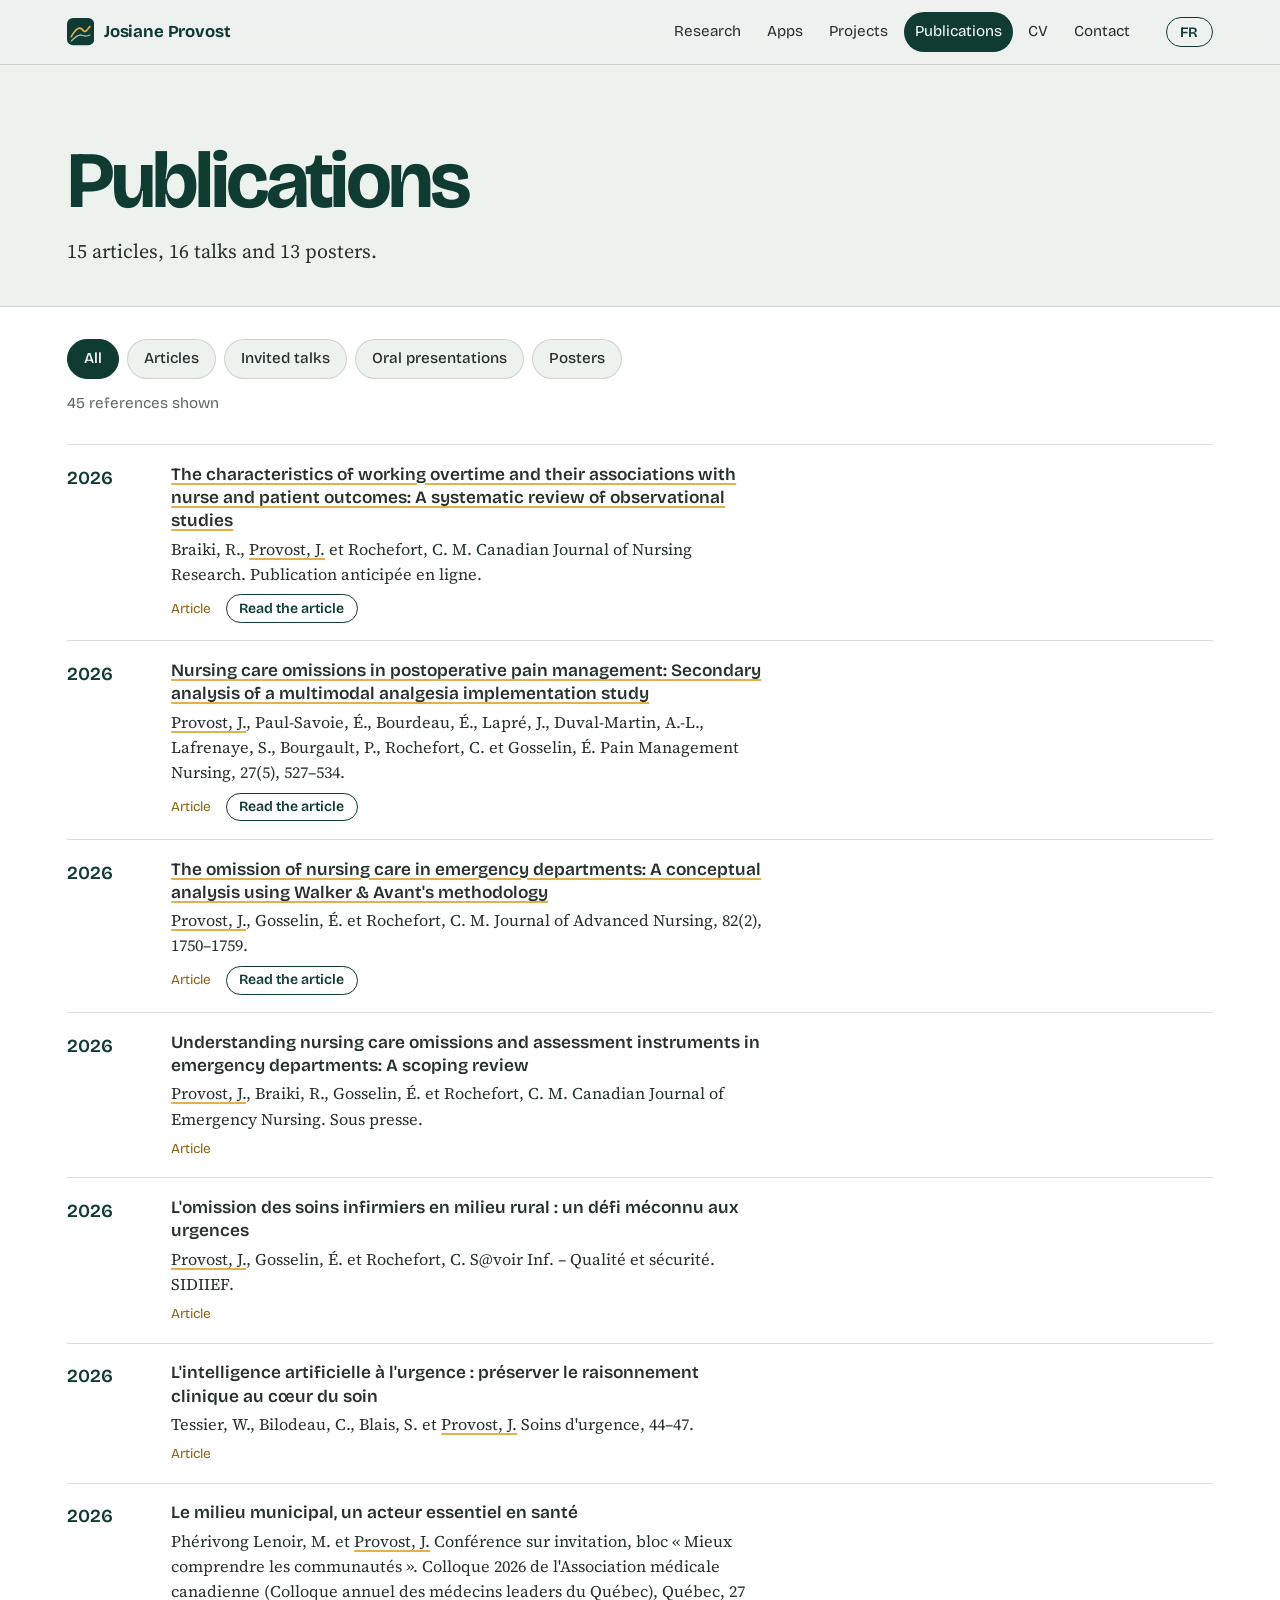
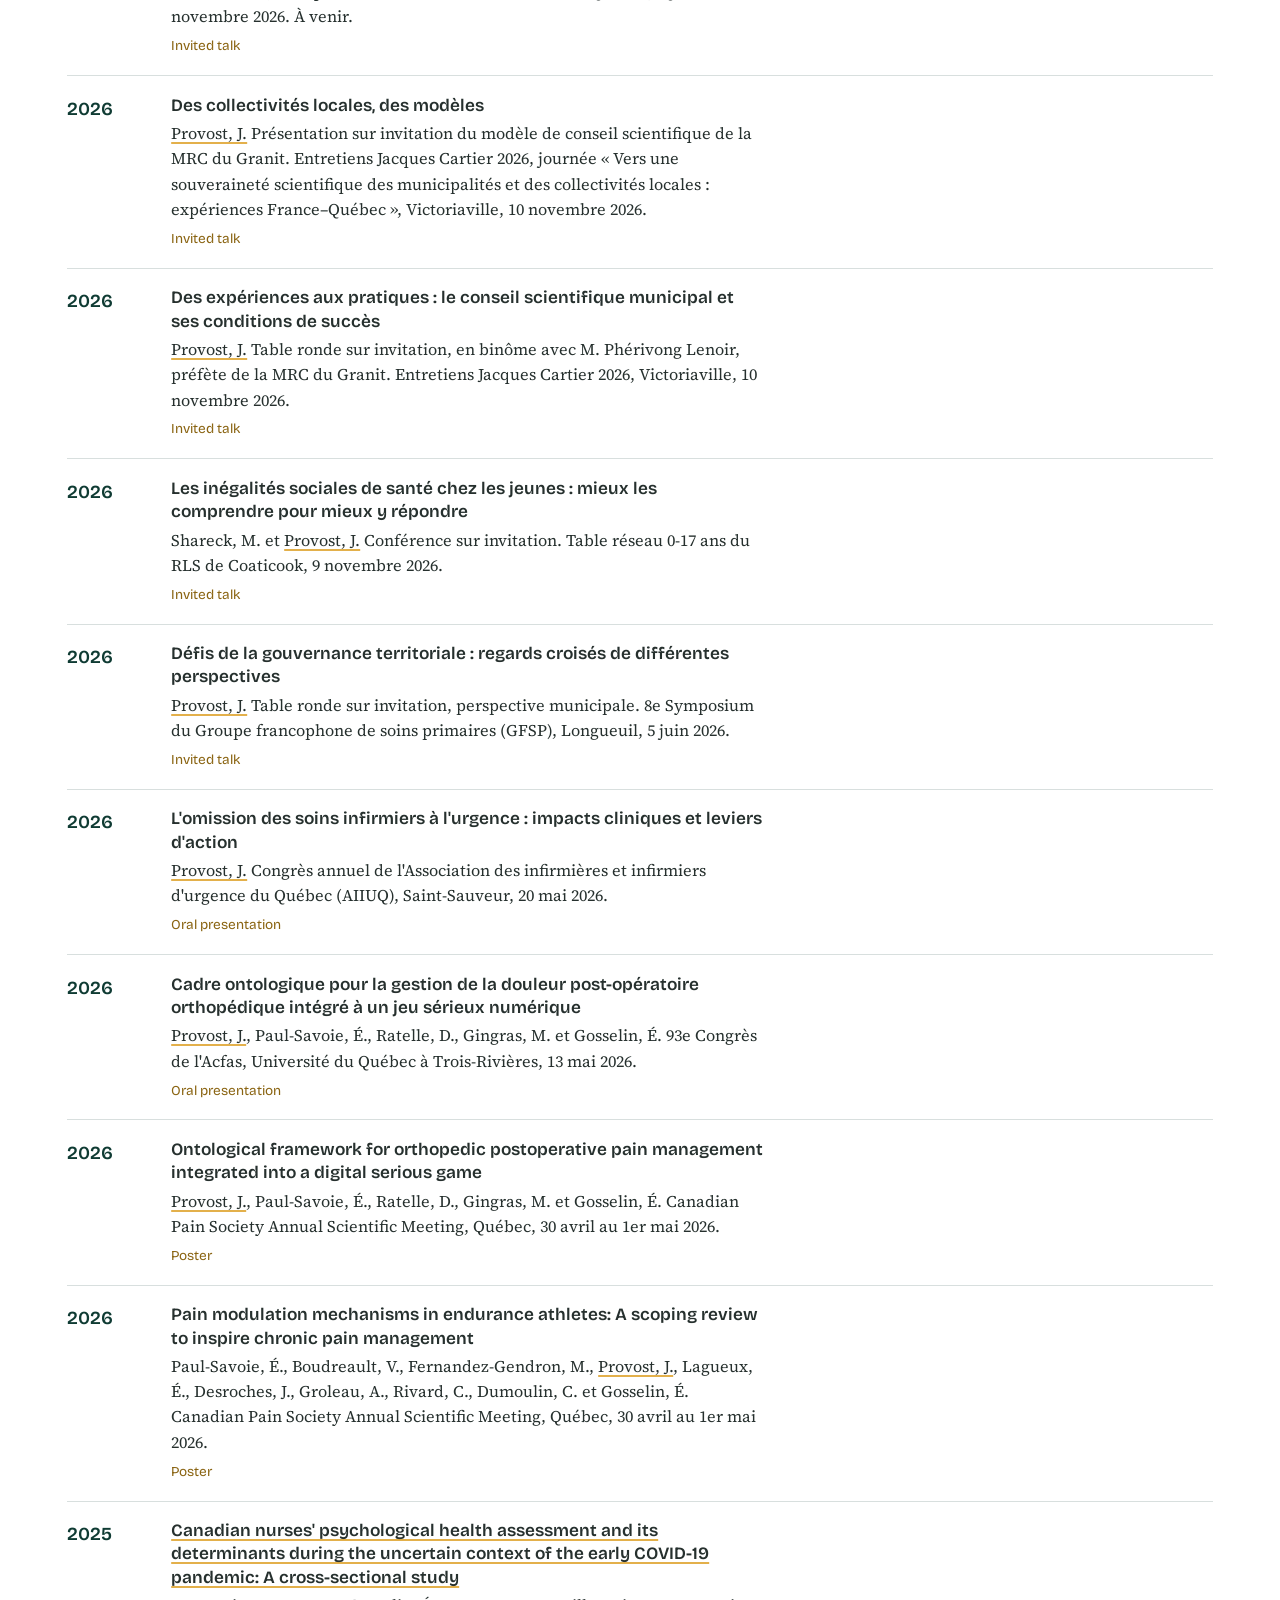
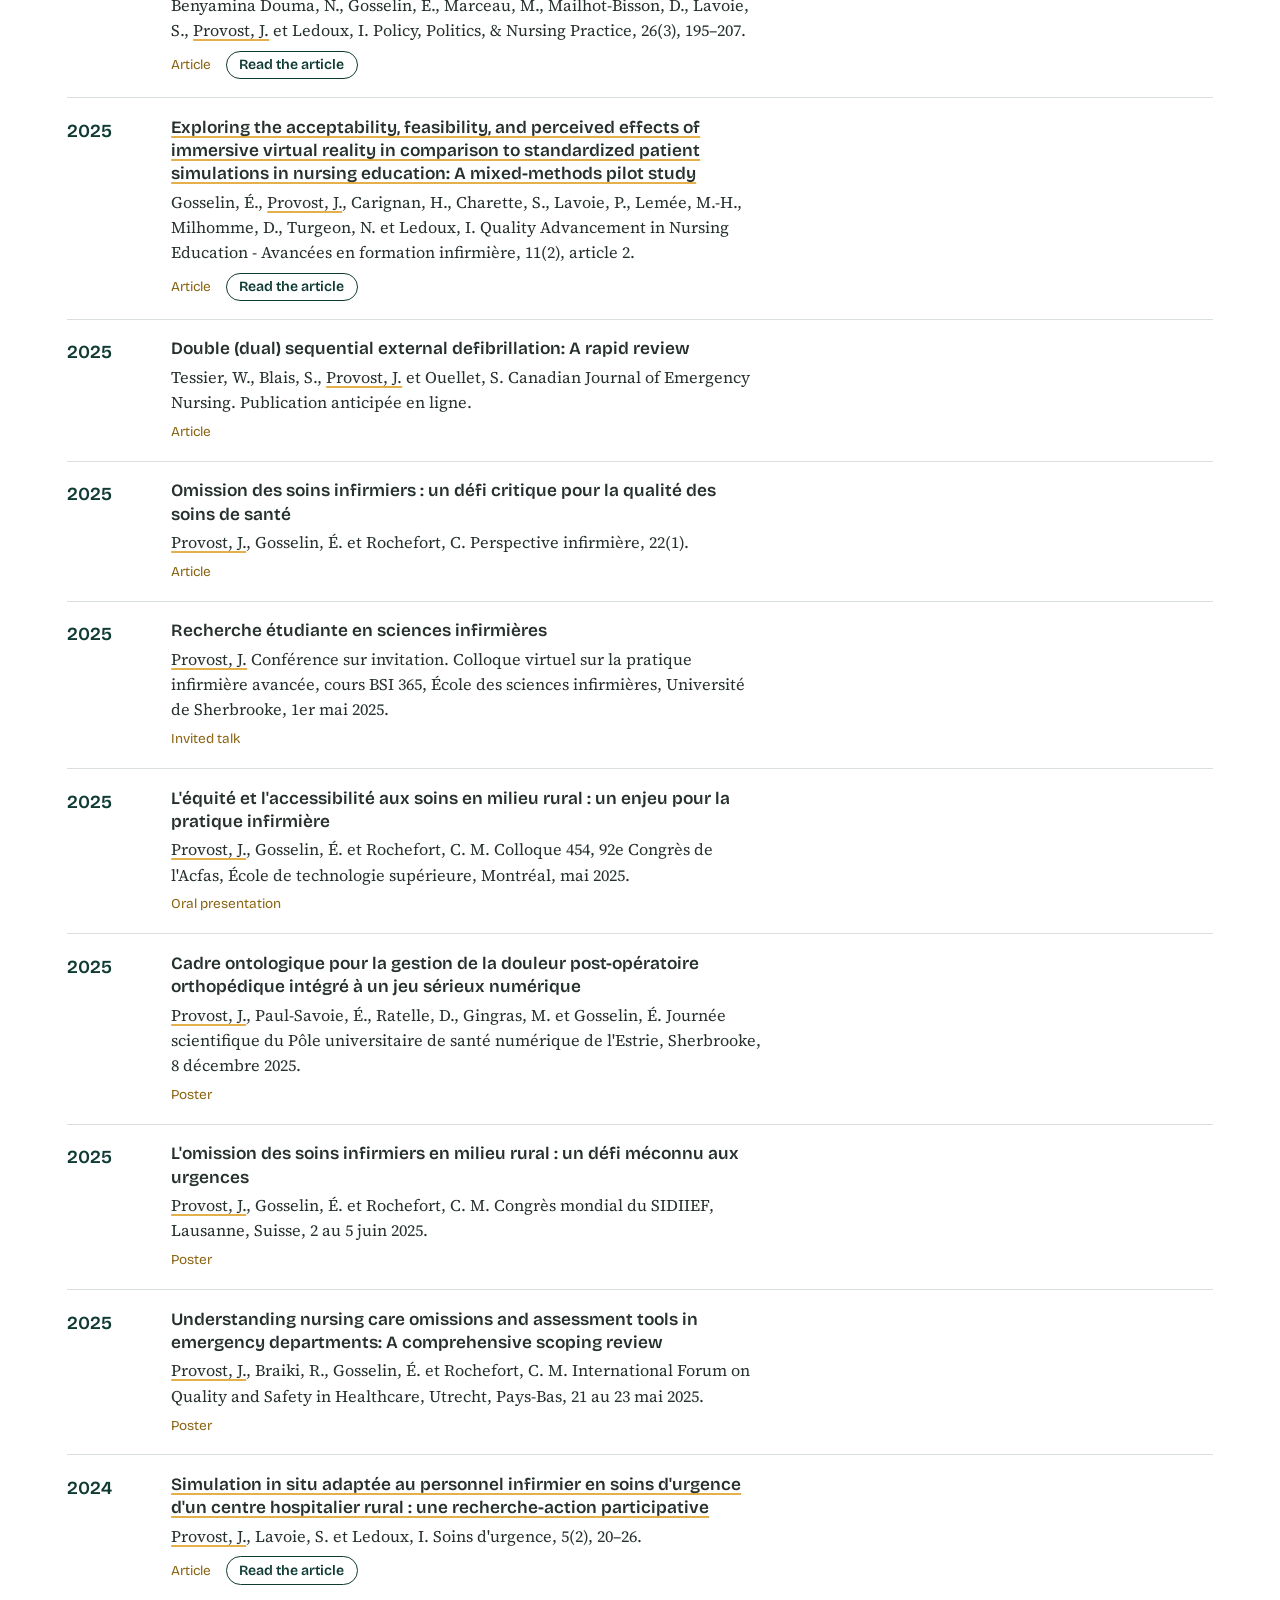
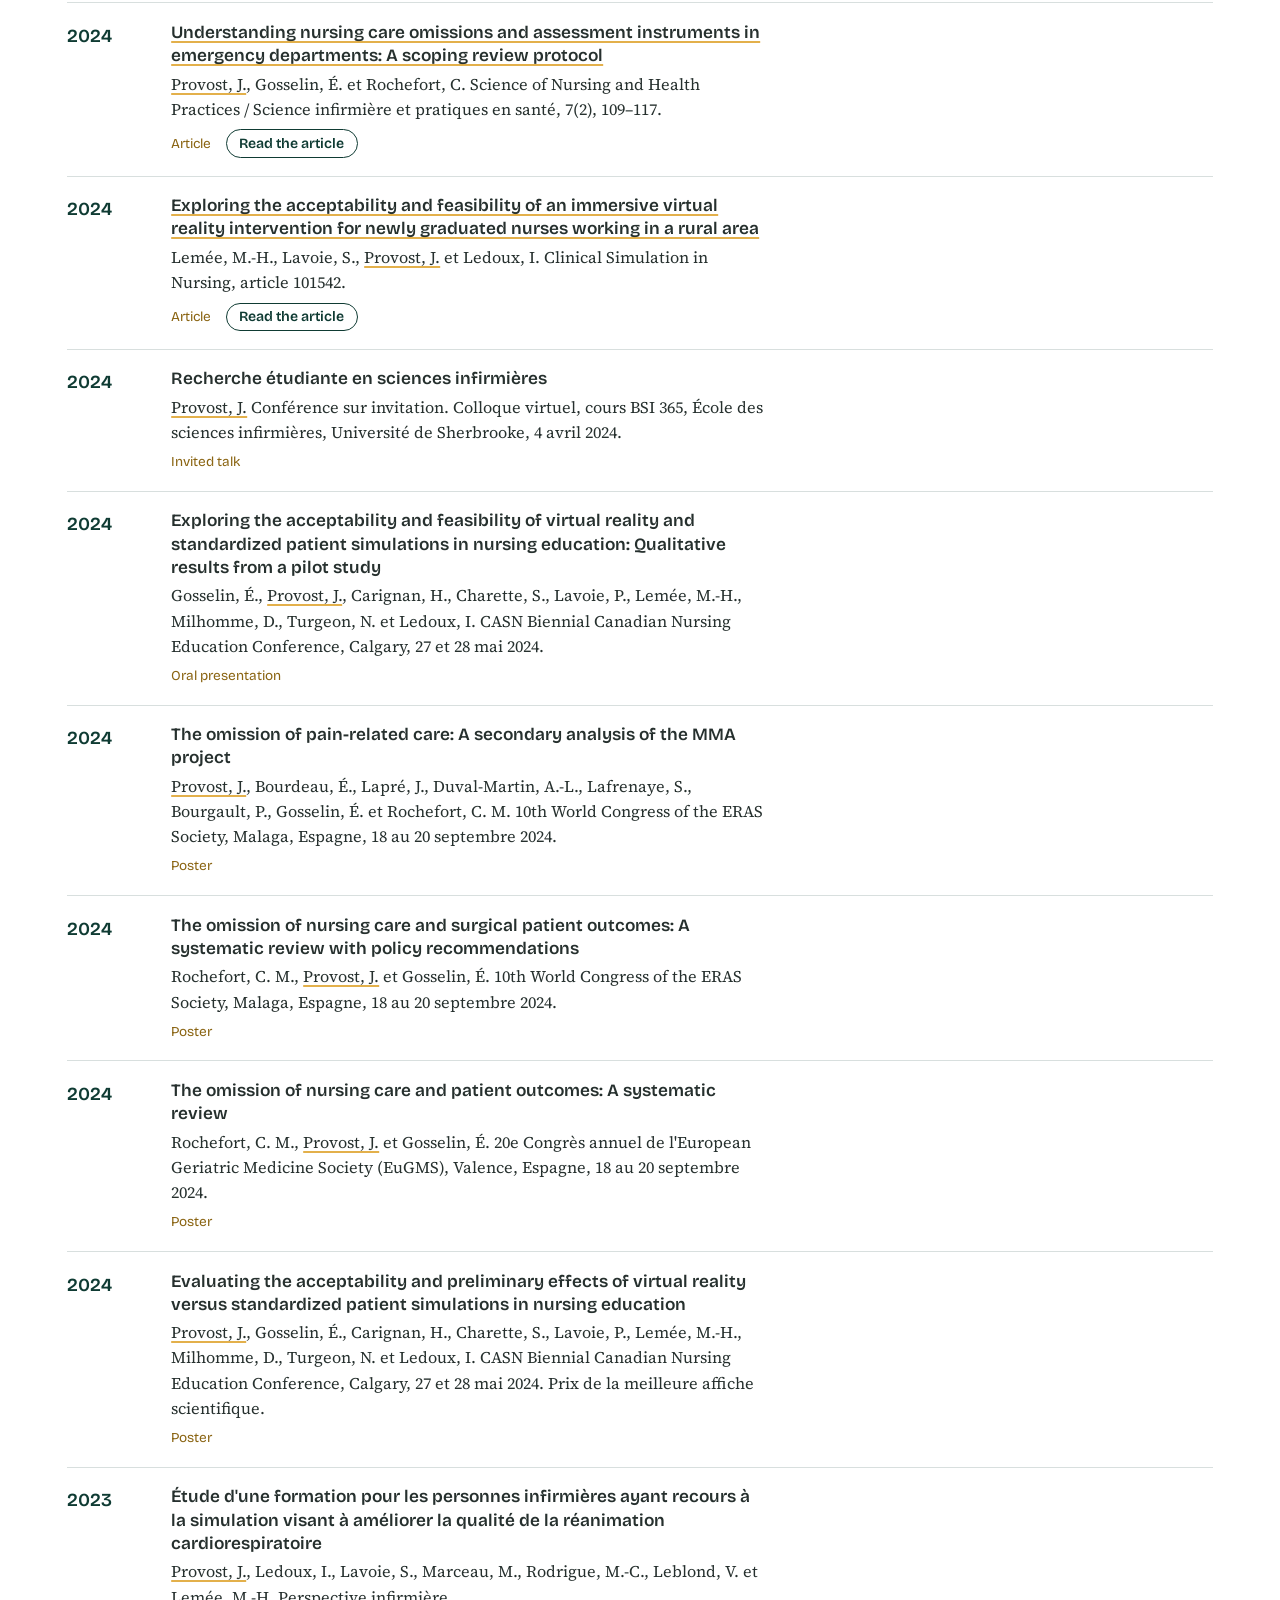
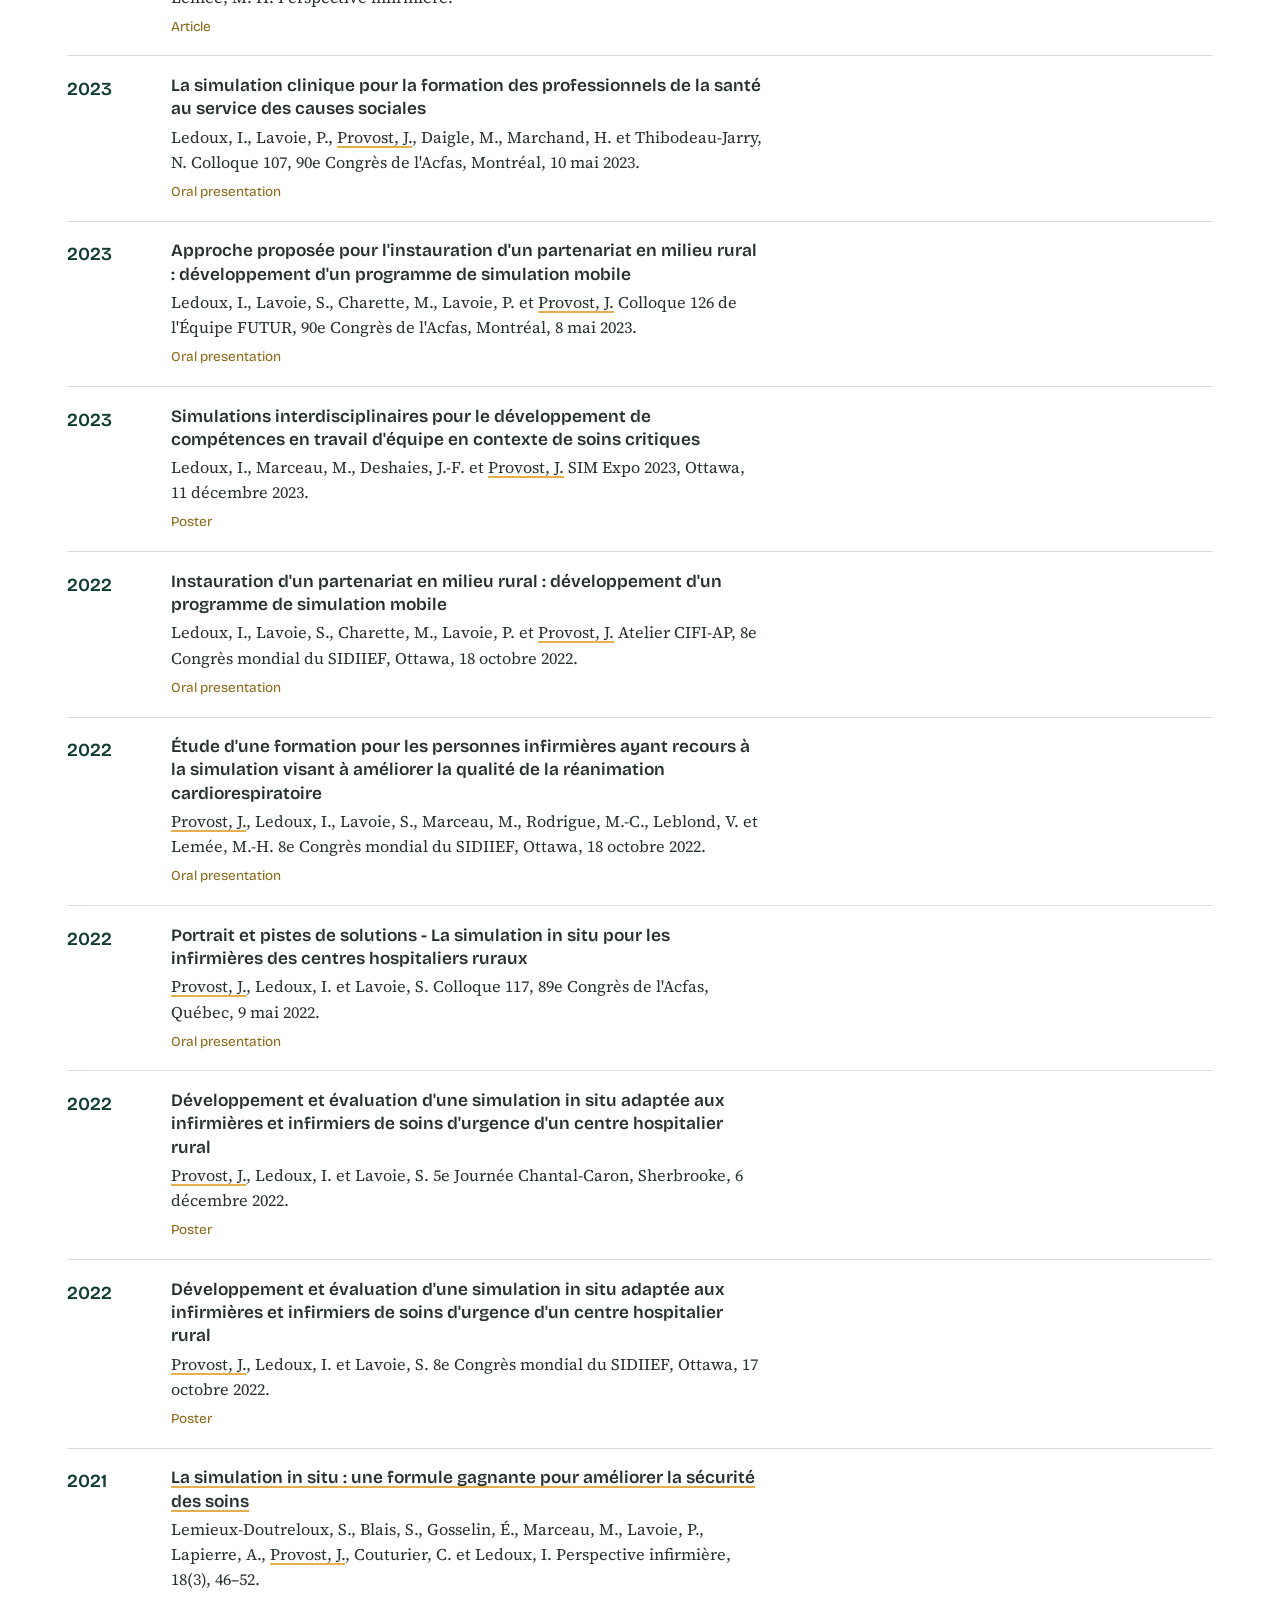
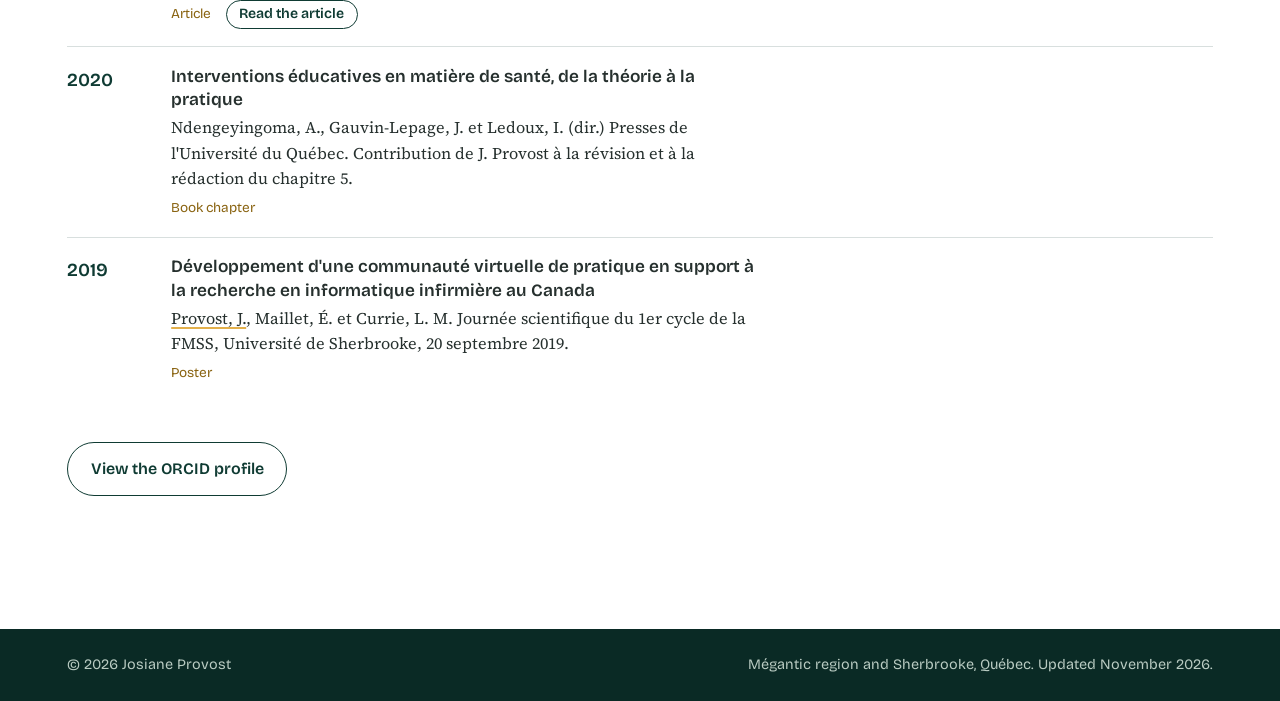
<file: publications.html>
<!DOCTYPE html>
<html lang="fr" data-lang="fr">
<head>
<meta charset="UTF-8">
<meta name="viewport" content="width=device-width, initial-scale=1">
<title>Publications - Josiane Provost</title>
<meta name="description" content="Articles, conférences et affiches de Josiane Provost, avec les liens directs vers les textes.">
<meta property="og:title" content="Josiane Provost - Recherche en santé rurale">
<meta property="og:description" content="Soins infirmiers en milieu rural, numérique en santé et conseil scientifique municipal.">
<meta property="og:image" content="https://josianeprovost.ca/images/josiane-provost.jpg">
<meta property="og:type" content="website">
<meta property="og:url" content="https://josianeprovost.ca/publications.html">
<link rel="icon" href="data:image/svg+xml,%3Csvg xmlns='http://www.w3.org/2000/svg' viewBox='0 0 64 64'%3E%3Crect width='64' height='64' rx='14' fill='%230f3b33'/%3E%3Cpath d='M10 44c8-14 14-20 20-20s8 8 12 8 6-6 12-12' fill='none' stroke='%23e3b04b' stroke-width='4' stroke-linecap='round'/%3E%3Cpath d='M10 54c10-10 16-14 22-14s10 6 22 0' fill='none' stroke='%23eef2ef' stroke-width='3' stroke-linecap='round' opacity='.7'/%3E%3C/svg%3E">
<link rel="preconnect" href="https://fonts.googleapis.com">
<link rel="preconnect" href="https://fonts.gstatic.com" crossorigin>
<link href="https://fonts.googleapis.com/css2?family=Bricolage+Grotesque:opsz,wght@12..96,400;12..96,500;12..96,600;12..96,700&family=Source+Serif+4:ital,opsz,wght@0,8..60,400;0,8..60,600;1,8..60,400&display=swap" rel="stylesheet">
<link rel="stylesheet" href="styles.css">
</head>
<body data-titre-fr="Publications - Josiane Provost" data-titre-en="Publications - Josiane Provost">
<a class="saut" href="#contenu"><span lang="fr">Aller au contenu</span><span lang="en">Skip to content</span></a>

<header class="barre">
  <div class="enveloppe">
    <a class="marque" href="index.html" aria-label="Josiane Provost">
      <svg viewBox="0 0 64 64" aria-hidden="true"><rect width="64" height="64" rx="14" fill="#0f3b33"/><path d="M10 44c8-14 14-20 20-20s8 8 12 8 6-6 12-12" fill="none" stroke="#e3b04b" stroke-width="4" stroke-linecap="round"/><path d="M10 54c10-10 16-14 22-14s10 6 22 0" fill="none" stroke="#eef2ef" stroke-width="3" stroke-linecap="round" opacity=".7"/></svg>
      Josiane Provost
    </a>
    <nav class="liens" aria-label="Sections">
      <a href="index.html#recherche"><span lang="fr">Recherche</span><span lang="en">Research</span></a>
      <a href="index.html#applications"><span lang="fr">Applications</span><span lang="en">Apps</span></a>
      <a href="index.html#projets"><span lang="fr">Projets</span><span lang="en">Projects</span></a>
      <a href="publications.html" aria-current="true">Publications</a>
      <a href="index.html#parcours"><span lang="fr">Parcours</span><span lang="en">CV</span></a>
      <a href="index.html#contact">Contact</a>
    </nav>
    <button class="langue" type="button" id="langue" aria-label="Switch to English">EN</button>
  </div>
</header>

<main id="contenu">
<section class="entete-page">
  <div class="enveloppe">
    <h1>Publications</h1>
    <p lang="fr">15 articles, 16 conférences et 13 affiches.</p>
    <p lang="en">15 articles, 16 talks and 13 posters.</p>
  </div>
</section>
<section class="section clair" style="padding-top:1rem">
  <div class="enveloppe">
    <div class="sticky-filtres">
      <div class="filtres" role="group" aria-label="Filtrer">
        <button type="button" data-filtre="tout" aria-pressed="true"><span lang="fr">Tout</span><span lang="en">All</span></button>
        <button type="button" data-filtre="article" aria-pressed="false">Articles</button>
        <button type="button" data-filtre="invite" aria-pressed="false"><span lang="fr">Conférences invitées</span><span lang="en">Invited talks</span></button>
        <button type="button" data-filtre="orale" aria-pressed="false"><span lang="fr">Communications orales</span><span lang="en">Oral presentations</span></button>
        <button type="button" data-filtre="affiche" aria-pressed="false"><span lang="fr">Affiches</span><span lang="en">Posters</span></button>
      </div>
      <p class="compte"><span id="compte">45</span> <span lang="fr">références affichées</span><span lang="en">references shown</span></p>
    </div>
    <ul class="refs" id="refs">
      <li data-type="article"><span class="an">2026</span><div class="corps"><a class="titre" href="https://doi.org/10.1177/08445621261463879" rel="noopener">The characteristics of working overtime and their associations with nurse and patient outcomes: A systematic review of observational studies</a>Braiki, R., <span class="moi">Provost, J.</span> et Rochefort, C. M. Canadian Journal of Nursing Research. Publication anticipée en ligne.<br><span class="genre">Article</span><a class="lire" href="https://doi.org/10.1177/08445621261463879" rel="noopener"><span lang="fr">Lire l'article</span><span lang="en">Read the article</span></a></div></li>
      <li data-type="article"><span class="an">2026</span><div class="corps"><a class="titre" href="https://doi.org/10.1016/j.pmn.2026.04.017" rel="noopener">Nursing care omissions in postoperative pain management: Secondary analysis of a multimodal analgesia implementation study</a><span class="moi">Provost, J.</span>, Paul-Savoie, É., Bourdeau, É., Lapré, J., Duval-Martin, A.-L., Lafrenaye, S., Bourgault, P., Rochefort, C. et Gosselin, É. Pain Management Nursing, 27(5), 527–534.<br><span class="genre">Article</span><a class="lire" href="https://doi.org/10.1016/j.pmn.2026.04.017" rel="noopener"><span lang="fr">Lire l'article</span><span lang="en">Read the article</span></a></div></li>
      <li data-type="article"><span class="an">2026</span><div class="corps"><a class="titre" href="https://doi.org/10.1111/jan.17017" rel="noopener">The omission of nursing care in emergency departments: A conceptual analysis using Walker &amp; Avant's methodology</a><span class="moi">Provost, J.</span>, Gosselin, É. et Rochefort, C. M. Journal of Advanced Nursing, 82(2), 1750–1759.<br><span class="genre">Article</span><a class="lire" href="https://doi.org/10.1111/jan.17017" rel="noopener"><span lang="fr">Lire l'article</span><span lang="en">Read the article</span></a></div></li>
      <li data-type="article"><span class="an">2026</span><div class="corps"><span class="titre">Understanding nursing care omissions and assessment instruments in emergency departments: A scoping review</span><span class="moi">Provost, J.</span>, Braiki, R., Gosselin, É. et Rochefort, C. M. Canadian Journal of Emergency Nursing. Sous presse.<br><span class="genre">Article</span></div></li>
      <li data-type="article"><span class="an">2026</span><div class="corps"><span class="titre">L'omission des soins infirmiers en milieu rural : un défi méconnu aux urgences</span><span class="moi">Provost, J.</span>, Gosselin, É. et Rochefort, C. S@voir Inf. – Qualité et sécurité. SIDIIEF.<br><span class="genre">Article</span></div></li>
      <li data-type="article"><span class="an">2026</span><div class="corps"><span class="titre">L'intelligence artificielle à l'urgence : préserver le raisonnement clinique au cœur du soin</span>Tessier, W., Bilodeau, C., Blais, S. et <span class="moi">Provost, J.</span> Soins d'urgence, 44–47.<br><span class="genre">Article</span></div></li>
      <li data-type="invite"><span class="an">2026</span><div class="corps"><span class="titre">Le milieu municipal, un acteur essentiel en santé</span>Phérivong Lenoir, M. et <span class="moi">Provost, J.</span> Conférence sur invitation, bloc « Mieux comprendre les communautés ». Colloque 2026 de l'Association médicale canadienne (Colloque annuel des médecins leaders du Québec), Québec, 27 novembre 2026. À venir.<br><span class="genre"><span lang="fr">Conférence invitée</span><span lang="en">Invited talk</span></span></div></li>
      <li data-type="invite"><span class="an">2026</span><div class="corps"><span class="titre">Des collectivités locales, des modèles</span><span class="moi">Provost, J.</span> Présentation sur invitation du modèle de conseil scientifique de la MRC du Granit. Entretiens Jacques Cartier 2026, journée « Vers une souveraineté scientifique des municipalités et des collectivités locales : expériences France–Québec », Victoriaville, 10 novembre 2026.<br><span class="genre"><span lang="fr">Conférence invitée</span><span lang="en">Invited talk</span></span></div></li>
      <li data-type="invite"><span class="an">2026</span><div class="corps"><span class="titre">Des expériences aux pratiques : le conseil scientifique municipal et ses conditions de succès</span><span class="moi">Provost, J.</span> Table ronde sur invitation, en binôme avec M. Phérivong Lenoir, préfète de la MRC du Granit. Entretiens Jacques Cartier 2026, Victoriaville, 10 novembre 2026.<br><span class="genre"><span lang="fr">Conférence invitée</span><span lang="en">Invited talk</span></span></div></li>
      <li data-type="invite"><span class="an">2026</span><div class="corps"><span class="titre">Les inégalités sociales de santé chez les jeunes : mieux les comprendre pour mieux y répondre</span>Shareck, M. et <span class="moi">Provost, J.</span> Conférence sur invitation. Table réseau 0-17 ans du RLS de Coaticook, 9 novembre 2026.<br><span class="genre"><span lang="fr">Conférence invitée</span><span lang="en">Invited talk</span></span></div></li>
      <li data-type="invite"><span class="an">2026</span><div class="corps"><span class="titre">Défis de la gouvernance territoriale : regards croisés de différentes perspectives</span><span class="moi">Provost, J.</span> Table ronde sur invitation, perspective municipale. 8e Symposium du Groupe francophone de soins primaires (GFSP), Longueuil, 5 juin 2026.<br><span class="genre"><span lang="fr">Conférence invitée</span><span lang="en">Invited talk</span></span></div></li>
      <li data-type="orale"><span class="an">2026</span><div class="corps"><span class="titre">L'omission des soins infirmiers à l'urgence : impacts cliniques et leviers d'action</span><span class="moi">Provost, J.</span> Congrès annuel de l'Association des infirmières et infirmiers d'urgence du Québec (AIIUQ), Saint-Sauveur, 20 mai 2026.<br><span class="genre"><span lang="fr">Communication orale</span><span lang="en">Oral presentation</span></span></div></li>
      <li data-type="orale"><span class="an">2026</span><div class="corps"><span class="titre">Cadre ontologique pour la gestion de la douleur post-opératoire orthopédique intégré à un jeu sérieux numérique</span><span class="moi">Provost, J.</span>, Paul-Savoie, É., Ratelle, D., Gingras, M. et Gosselin, É. 93e Congrès de l'Acfas, Université du Québec à Trois-Rivières, 13 mai 2026.<br><span class="genre"><span lang="fr">Communication orale</span><span lang="en">Oral presentation</span></span></div></li>
      <li data-type="affiche"><span class="an">2026</span><div class="corps"><span class="titre">Ontological framework for orthopedic postoperative pain management integrated into a digital serious game</span><span class="moi">Provost, J.</span>, Paul-Savoie, É., Ratelle, D., Gingras, M. et Gosselin, É. Canadian Pain Society Annual Scientific Meeting, Québec, 30 avril au 1er mai 2026.<br><span class="genre"><span lang="fr">Affiche</span><span lang="en">Poster</span></span></div></li>
      <li data-type="affiche"><span class="an">2026</span><div class="corps"><span class="titre">Pain modulation mechanisms in endurance athletes: A scoping review to inspire chronic pain management</span>Paul-Savoie, É., Boudreault, V., Fernandez-Gendron, M., <span class="moi">Provost, J.</span>, Lagueux, É., Desroches, J., Groleau, A., Rivard, C., Dumoulin, C. et Gosselin, É. Canadian Pain Society Annual Scientific Meeting, Québec, 30 avril au 1er mai 2026.<br><span class="genre"><span lang="fr">Affiche</span><span lang="en">Poster</span></span></div></li>
      <li data-type="article"><span class="an">2025</span><div class="corps"><a class="titre" href="https://doi.org/10.1177/15271544251338813" rel="noopener">Canadian nurses' psychological health assessment and its determinants during the uncertain context of the early COVID-19 pandemic: A cross-sectional study</a>Benyamina Douma, N., Gosselin, É., Marceau, M., Mailhot-Bisson, D., Lavoie, S., <span class="moi">Provost, J.</span> et Ledoux, I. Policy, Politics, &amp; Nursing Practice, 26(3), 195–207.<br><span class="genre">Article</span><a class="lire" href="https://doi.org/10.1177/15271544251338813" rel="noopener"><span lang="fr">Lire l'article</span><span lang="en">Read the article</span></a></div></li>
      <li data-type="article"><span class="an">2025</span><div class="corps"><a class="titre" href="https://doi.org/10.17483/7q3m5727" rel="noopener">Exploring the acceptability, feasibility, and perceived effects of immersive virtual reality in comparison to standardized patient simulations in nursing education: A mixed-methods pilot study</a>Gosselin, É., <span class="moi">Provost, J.</span>, Carignan, H., Charette, S., Lavoie, P., Lemée, M.-H., Milhomme, D., Turgeon, N. et Ledoux, I. Quality Advancement in Nursing Education - Avancées en formation infirmière, 11(2), article 2.<br><span class="genre">Article</span><a class="lire" href="https://doi.org/10.17483/7q3m5727" rel="noopener"><span lang="fr">Lire l'article</span><span lang="en">Read the article</span></a></div></li>
      <li data-type="article"><span class="an">2025</span><div class="corps"><span class="titre">Double (dual) sequential external defibrillation: A rapid review</span>Tessier, W., Blais, S., <span class="moi">Provost, J.</span> et Ouellet, S. Canadian Journal of Emergency Nursing. Publication anticipée en ligne.<br><span class="genre">Article</span></div></li>
      <li data-type="article"><span class="an">2025</span><div class="corps"><span class="titre">Omission des soins infirmiers : un défi critique pour la qualité des soins de santé</span><span class="moi">Provost, J.</span>, Gosselin, É. et Rochefort, C. Perspective infirmière, 22(1).<br><span class="genre">Article</span></div></li>
      <li data-type="invite"><span class="an">2025</span><div class="corps"><span class="titre">Recherche étudiante en sciences infirmières</span><span class="moi">Provost, J.</span> Conférence sur invitation. Colloque virtuel sur la pratique infirmière avancée, cours BSI 365, École des sciences infirmières, Université de Sherbrooke, 1er mai 2025.<br><span class="genre"><span lang="fr">Conférence invitée</span><span lang="en">Invited talk</span></span></div></li>
      <li data-type="orale"><span class="an">2025</span><div class="corps"><span class="titre">L'équité et l'accessibilité aux soins en milieu rural : un enjeu pour la pratique infirmière</span><span class="moi">Provost, J.</span>, Gosselin, É. et Rochefort, C. M. Colloque 454, 92e Congrès de l'Acfas, École de technologie supérieure, Montréal, mai 2025.<br><span class="genre"><span lang="fr">Communication orale</span><span lang="en">Oral presentation</span></span></div></li>
      <li data-type="affiche"><span class="an">2025</span><div class="corps"><span class="titre">Cadre ontologique pour la gestion de la douleur post-opératoire orthopédique intégré à un jeu sérieux numérique</span><span class="moi">Provost, J.</span>, Paul-Savoie, É., Ratelle, D., Gingras, M. et Gosselin, É. Journée scientifique du Pôle universitaire de santé numérique de l'Estrie, Sherbrooke, 8 décembre 2025.<br><span class="genre"><span lang="fr">Affiche</span><span lang="en">Poster</span></span></div></li>
      <li data-type="affiche"><span class="an">2025</span><div class="corps"><span class="titre">L'omission des soins infirmiers en milieu rural : un défi méconnu aux urgences</span><span class="moi">Provost, J.</span>, Gosselin, É. et Rochefort, C. M. Congrès mondial du SIDIIEF, Lausanne, Suisse, 2 au 5 juin 2025.<br><span class="genre"><span lang="fr">Affiche</span><span lang="en">Poster</span></span></div></li>
      <li data-type="affiche"><span class="an">2025</span><div class="corps"><span class="titre">Understanding nursing care omissions and assessment tools in emergency departments: A comprehensive scoping review</span><span class="moi">Provost, J.</span>, Braiki, R., Gosselin, É. et Rochefort, C. M. International Forum on Quality and Safety in Healthcare, Utrecht, Pays-Bas, 21 au 23 mai 2025.<br><span class="genre"><span lang="fr">Affiche</span><span lang="en">Poster</span></span></div></li>
      <li data-type="article"><span class="an">2024</span><div class="corps"><a class="titre" href="https://doi.org/10.7202/1115274ar" rel="noopener">Simulation in situ adaptée au personnel infirmier en soins d'urgence d'un centre hospitalier rural : une recherche-action participative</a><span class="moi">Provost, J.</span>, Lavoie, S. et Ledoux, I. Soins d'urgence, 5(2), 20–26.<br><span class="genre">Article</span><a class="lire" href="https://doi.org/10.7202/1115274ar" rel="noopener"><span lang="fr">Lire l'article</span><span lang="en">Read the article</span></a></div></li>
      <li data-type="article"><span class="an">2024</span><div class="corps"><a class="titre" href="https://doi.org/10.62212/snahp.141" rel="noopener">Understanding nursing care omissions and assessment instruments in emergency departments: A scoping review protocol</a><span class="moi">Provost, J.</span>, Gosselin, É. et Rochefort, C. Science of Nursing and Health Practices / Science infirmière et pratiques en santé, 7(2), 109–117.<br><span class="genre">Article</span><a class="lire" href="https://doi.org/10.62212/snahp.141" rel="noopener"><span lang="fr">Lire l'article</span><span lang="en">Read the article</span></a></div></li>
      <li data-type="article"><span class="an">2024</span><div class="corps"><a class="titre" href="https://doi.org/10.1016/j.ecns.2024.101542" rel="noopener">Exploring the acceptability and feasibility of an immersive virtual reality intervention for newly graduated nurses working in a rural area</a>Lemée, M.-H., Lavoie, S., <span class="moi">Provost, J.</span> et Ledoux, I. Clinical Simulation in Nursing, article 101542.<br><span class="genre">Article</span><a class="lire" href="https://doi.org/10.1016/j.ecns.2024.101542" rel="noopener"><span lang="fr">Lire l'article</span><span lang="en">Read the article</span></a></div></li>
      <li data-type="invite"><span class="an">2024</span><div class="corps"><span class="titre">Recherche étudiante en sciences infirmières</span><span class="moi">Provost, J.</span> Conférence sur invitation. Colloque virtuel, cours BSI 365, École des sciences infirmières, Université de Sherbrooke, 4 avril 2024.<br><span class="genre"><span lang="fr">Conférence invitée</span><span lang="en">Invited talk</span></span></div></li>
      <li data-type="orale"><span class="an">2024</span><div class="corps"><span class="titre">Exploring the acceptability and feasibility of virtual reality and standardized patient simulations in nursing education: Qualitative results from a pilot study</span>Gosselin, É., <span class="moi">Provost, J.</span>, Carignan, H., Charette, S., Lavoie, P., Lemée, M.-H., Milhomme, D., Turgeon, N. et Ledoux, I. CASN Biennial Canadian Nursing Education Conference, Calgary, 27 et 28 mai 2024.<br><span class="genre"><span lang="fr">Communication orale</span><span lang="en">Oral presentation</span></span></div></li>
      <li data-type="affiche"><span class="an">2024</span><div class="corps"><span class="titre">The omission of pain-related care: A secondary analysis of the MMA project</span><span class="moi">Provost, J.</span>, Bourdeau, É., Lapré, J., Duval-Martin, A.-L., Lafrenaye, S., Bourgault, P., Gosselin, É. et Rochefort, C. M. 10th World Congress of the ERAS Society, Malaga, Espagne, 18 au 20 septembre 2024.<br><span class="genre"><span lang="fr">Affiche</span><span lang="en">Poster</span></span></div></li>
      <li data-type="affiche"><span class="an">2024</span><div class="corps"><span class="titre">The omission of nursing care and surgical patient outcomes: A systematic review with policy recommendations</span>Rochefort, C. M., <span class="moi">Provost, J.</span> et Gosselin, É. 10th World Congress of the ERAS Society, Malaga, Espagne, 18 au 20 septembre 2024.<br><span class="genre"><span lang="fr">Affiche</span><span lang="en">Poster</span></span></div></li>
      <li data-type="affiche"><span class="an">2024</span><div class="corps"><span class="titre">The omission of nursing care and patient outcomes: A systematic review</span>Rochefort, C. M., <span class="moi">Provost, J.</span> et Gosselin, É. 20e Congrès annuel de l'European Geriatric Medicine Society (EuGMS), Valence, Espagne, 18 au 20 septembre 2024.<br><span class="genre"><span lang="fr">Affiche</span><span lang="en">Poster</span></span></div></li>
      <li data-type="affiche"><span class="an">2024</span><div class="corps"><span class="titre">Evaluating the acceptability and preliminary effects of virtual reality versus standardized patient simulations in nursing education</span><span class="moi">Provost, J.</span>, Gosselin, É., Carignan, H., Charette, S., Lavoie, P., Lemée, M.-H., Milhomme, D., Turgeon, N. et Ledoux, I. CASN Biennial Canadian Nursing Education Conference, Calgary, 27 et 28 mai 2024. Prix de la meilleure affiche scientifique.<br><span class="genre"><span lang="fr">Affiche</span><span lang="en">Poster</span></span></div></li>
      <li data-type="article"><span class="an">2023</span><div class="corps"><span class="titre">Étude d'une formation pour les personnes infirmières ayant recours à la simulation visant à améliorer la qualité de la réanimation cardiorespiratoire</span><span class="moi">Provost, J.</span>, Ledoux, I., Lavoie, S., Marceau, M., Rodrigue, M.-C., Leblond, V. et Lemée, M.-H. Perspective infirmière.<br><span class="genre">Article</span></div></li>
      <li data-type="orale"><span class="an">2023</span><div class="corps"><span class="titre">La simulation clinique pour la formation des professionnels de la santé au service des causes sociales</span>Ledoux, I., Lavoie, P., <span class="moi">Provost, J.</span>, Daigle, M., Marchand, H. et Thibodeau-Jarry, N. Colloque 107, 90e Congrès de l'Acfas, Montréal, 10 mai 2023.<br><span class="genre"><span lang="fr">Communication orale</span><span lang="en">Oral presentation</span></span></div></li>
      <li data-type="orale"><span class="an">2023</span><div class="corps"><span class="titre">Approche proposée pour l'instauration d'un partenariat en milieu rural : développement d'un programme de simulation mobile</span>Ledoux, I., Lavoie, S., Charette, M., Lavoie, P. et <span class="moi">Provost, J.</span> Colloque 126 de l'Équipe FUTUR, 90e Congrès de l'Acfas, Montréal, 8 mai 2023.<br><span class="genre"><span lang="fr">Communication orale</span><span lang="en">Oral presentation</span></span></div></li>
      <li data-type="affiche"><span class="an">2023</span><div class="corps"><span class="titre">Simulations interdisciplinaires pour le développement de compétences en travail d'équipe en contexte de soins critiques</span>Ledoux, I., Marceau, M., Deshaies, J.-F. et <span class="moi">Provost, J.</span> SIM Expo 2023, Ottawa, 11 décembre 2023.<br><span class="genre"><span lang="fr">Affiche</span><span lang="en">Poster</span></span></div></li>
      <li data-type="orale"><span class="an">2022</span><div class="corps"><span class="titre">Instauration d'un partenariat en milieu rural : développement d'un programme de simulation mobile</span>Ledoux, I., Lavoie, S., Charette, M., Lavoie, P. et <span class="moi">Provost, J.</span> Atelier CIFI-AP, 8e Congrès mondial du SIDIIEF, Ottawa, 18 octobre 2022.<br><span class="genre"><span lang="fr">Communication orale</span><span lang="en">Oral presentation</span></span></div></li>
      <li data-type="orale"><span class="an">2022</span><div class="corps"><span class="titre">Étude d'une formation pour les personnes infirmières ayant recours à la simulation visant à améliorer la qualité de la réanimation cardiorespiratoire</span><span class="moi">Provost, J.</span>, Ledoux, I., Lavoie, S., Marceau, M., Rodrigue, M.-C., Leblond, V. et Lemée, M.-H. 8e Congrès mondial du SIDIIEF, Ottawa, 18 octobre 2022.<br><span class="genre"><span lang="fr">Communication orale</span><span lang="en">Oral presentation</span></span></div></li>
      <li data-type="orale"><span class="an">2022</span><div class="corps"><span class="titre">Portrait et pistes de solutions - La simulation in situ pour les infirmières des centres hospitaliers ruraux</span><span class="moi">Provost, J.</span>, Ledoux, I. et Lavoie, S. Colloque 117, 89e Congrès de l'Acfas, Québec, 9 mai 2022.<br><span class="genre"><span lang="fr">Communication orale</span><span lang="en">Oral presentation</span></span></div></li>
      <li data-type="affiche"><span class="an">2022</span><div class="corps"><span class="titre">Développement et évaluation d'une simulation in situ adaptée aux infirmières et infirmiers de soins d'urgence d'un centre hospitalier rural</span><span class="moi">Provost, J.</span>, Ledoux, I. et Lavoie, S. 5e Journée Chantal-Caron, Sherbrooke, 6 décembre 2022.<br><span class="genre"><span lang="fr">Affiche</span><span lang="en">Poster</span></span></div></li>
      <li data-type="affiche"><span class="an">2022</span><div class="corps"><span class="titre">Développement et évaluation d'une simulation in situ adaptée aux infirmières et infirmiers de soins d'urgence d'un centre hospitalier rural</span><span class="moi">Provost, J.</span>, Ledoux, I. et Lavoie, S. 8e Congrès mondial du SIDIIEF, Ottawa, 17 octobre 2022.<br><span class="genre"><span lang="fr">Affiche</span><span lang="en">Poster</span></span></div></li>
      <li data-type="article"><span class="an">2021</span><div class="corps"><a class="titre" href="https://www.oiiq.org/simulation-in-situ-methode-pedagogique-efficace-pour-rehausser-les-competences-professionnelles" rel="noopener">La simulation in situ : une formule gagnante pour améliorer la sécurité des soins</a>Lemieux-Doutreloux, S., Blais, S., Gosselin, É., Marceau, M., Lavoie, P., Lapierre, A., <span class="moi">Provost, J.</span>, Couturier, C. et Ledoux, I. Perspective infirmière, 18(3), 46–52.<br><span class="genre">Article</span><a class="lire" href="https://www.oiiq.org/simulation-in-situ-methode-pedagogique-efficace-pour-rehausser-les-competences-professionnelles" rel="noopener"><span lang="fr">Lire l'article</span><span lang="en">Read the article</span></a></div></li>
      <li data-type="chapitre"><span class="an">2020</span><div class="corps"><span class="titre">Interventions éducatives en matière de santé, de la théorie à la pratique</span>Ndengeyingoma, A., Gauvin-Lepage, J. et Ledoux, I. (dir.) Presses de l'Université du Québec. Contribution de J. Provost à la révision et à la rédaction du chapitre 5.<br><span class="genre"><span lang="fr">Chapitre de livre</span><span lang="en">Book chapter</span></span></div></li>
      <li data-type="affiche"><span class="an">2019</span><div class="corps"><span class="titre">Développement d'une communauté virtuelle de pratique en support à la recherche en informatique infirmière au Canada</span><span class="moi">Provost, J.</span>, Maillet, É. et Currie, L. M. Journée scientifique du 1er cycle de la FMSS, Université de Sherbrooke, 20 septembre 2019.<br><span class="genre"><span lang="fr">Affiche</span><span lang="en">Poster</span></span></div></li>
    </ul>
    <p class="suite"><a class="bouton clair" href="https://orcid.org/0000-0001-9698-2990" rel="noopener"><span lang="fr">Consulter le profil ORCID</span><span lang="en">View the ORCID profile</span></a></p>
  </div>
</section>
</main>

<footer>
  <div class="enveloppe">
    <span>© 2026 Josiane Provost</span>
    <span lang="fr">Région de Mégantic et Sherbrooke, Québec. Mis à jour en novembre 2026.</span>
    <span lang="en">Mégantic region and Sherbrooke, Québec. Updated November 2026.</span>
  </div>
</footer>

<script src="scripts.js"></script>
</body>
</html>
</file>
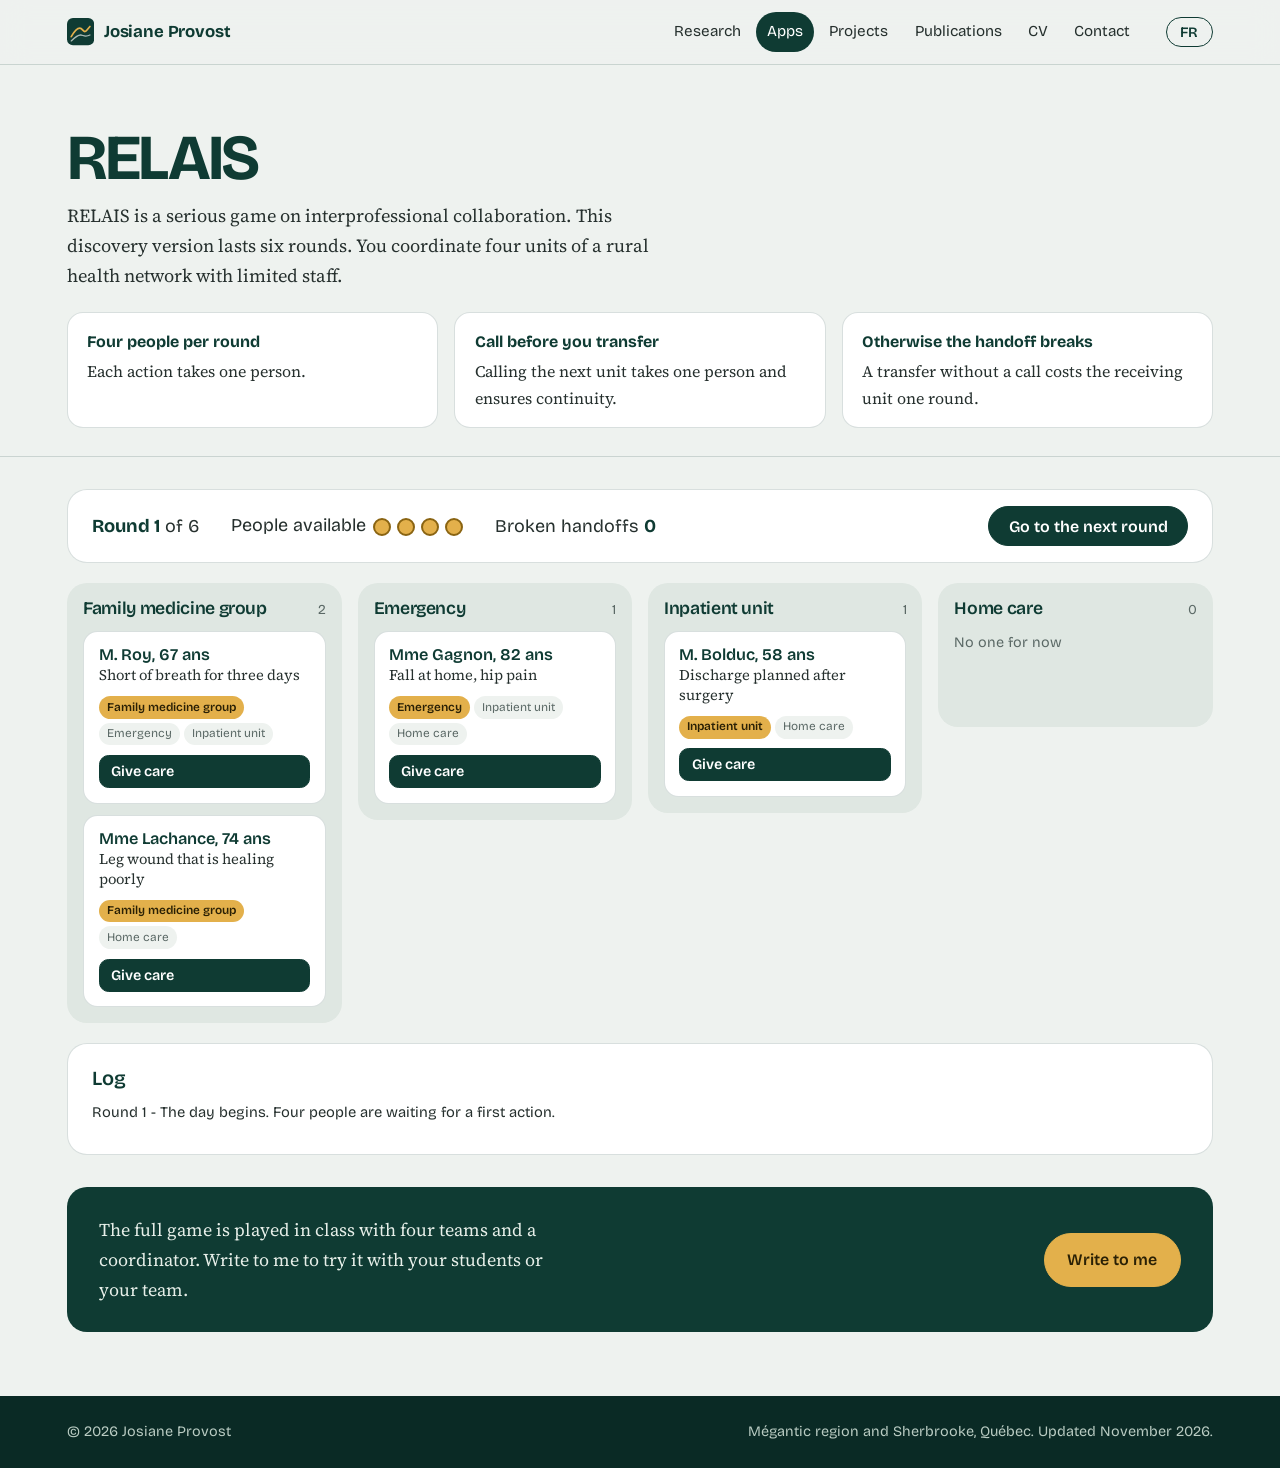
<file: apps/relais.html>
<!DOCTYPE html>
<html lang="fr" data-lang="fr">
<head>
<meta charset="UTF-8">
<meta name="viewport" content="width=device-width, initial-scale=1">
<title>RELAIS, version découverte - Josiane Provost</title>
<meta name="description" content="Version découverte de RELAIS, un jeu sérieux sur la collaboration entre les unités de soins.">
<meta property="og:title" content="Josiane Provost - Recherche en santé rurale">
<meta property="og:description" content="Soins infirmiers en milieu rural, numérique en santé et conseil scientifique municipal.">
<meta property="og:image" content="https://josianeprovost.ca/images/josiane-provost.jpg">
<meta property="og:type" content="website">
<meta property="og:url" content="https://josianeprovost.ca/apps/relais.html">
<link rel="icon" href="data:image/svg+xml,%3Csvg xmlns='http://www.w3.org/2000/svg' viewBox='0 0 64 64'%3E%3Crect width='64' height='64' rx='14' fill='%230f3b33'/%3E%3Cpath d='M10 44c8-14 14-20 20-20s8 8 12 8 6-6 12-12' fill='none' stroke='%23e3b04b' stroke-width='4' stroke-linecap='round'/%3E%3Cpath d='M10 54c10-10 16-14 22-14s10 6 22 0' fill='none' stroke='%23eef2ef' stroke-width='3' stroke-linecap='round' opacity='.7'/%3E%3C/svg%3E">
<link rel="preconnect" href="https://fonts.googleapis.com">
<link rel="preconnect" href="https://fonts.gstatic.com" crossorigin>
<link href="https://fonts.googleapis.com/css2?family=Bricolage+Grotesque:opsz,wght@12..96,400;12..96,500;12..96,600;12..96,700&family=Source+Serif+4:ital,opsz,wght@0,8..60,400;0,8..60,600;1,8..60,400&display=swap" rel="stylesheet">
<link rel="stylesheet" href="../styles.css">
<link rel="stylesheet" href="apps.css">
</head>
<body data-titre-fr="RELAIS, version découverte - Josiane Provost" data-titre-en="RELAIS, discovery version - Josiane Provost">
<a class="saut" href="#contenu"><span lang="fr">Aller au contenu</span><span lang="en">Skip to content</span></a>

<header class="barre">
  <div class="enveloppe">
    <a class="marque" href="../index.html" aria-label="Josiane Provost">
      <svg viewBox="0 0 64 64" aria-hidden="true"><rect width="64" height="64" rx="14" fill="#0f3b33"/><path d="M10 44c8-14 14-20 20-20s8 8 12 8 6-6 12-12" fill="none" stroke="#e3b04b" stroke-width="4" stroke-linecap="round"/><path d="M10 54c10-10 16-14 22-14s10 6 22 0" fill="none" stroke="#eef2ef" stroke-width="3" stroke-linecap="round" opacity=".7"/></svg>
      Josiane Provost
    </a>
    <nav class="liens" aria-label="Sections">
      <a href="../index.html#recherche"><span lang="fr">Recherche</span><span lang="en">Research</span></a>
      <a href="../index.html#applications" aria-current="true"><span lang="fr">Applications</span><span lang="en">Apps</span></a>
      <a href="../index.html#projets"><span lang="fr">Projets</span><span lang="en">Projects</span></a>
      <a href="../publications.html">Publications</a>
      <a href="../index.html#parcours"><span lang="fr">Parcours</span><span lang="en">CV</span></a>
      <a href="../index.html#contact">Contact</a>
    </nav>
    <button class="langue" type="button" id="langue" aria-label="Switch to English">EN</button>
  </div>
</header>

<main id="contenu">
<section class="app-entete"><div class="enveloppe">
  <h1>RELAIS</h1>
  <p lang="fr">RELAIS est un jeu sérieux sur la collaboration interprofessionnelle. Cette version découverte dure six tours. Vous coordonnez quatre unités d'un réseau de santé en région avec un personnel limité.</p>
  <p lang="en">RELAIS is a serious game on interprofessional collaboration. This discovery version lasts six rounds. You coordinate four units of a rural health network with limited staff.</p>
  <div class="regles">
    <div><b lang="fr">Quatre personnes par tour</b><b lang="en">Four people per round</b><span lang="fr">Chaque geste mobilise une personne.</span><span lang="en">Each action takes one person.</span></div>
    <div><b lang="fr">Prévenir avant de transférer</b><b lang="en">Call before you transfer</b><span lang="fr">L'appel à l'unité suivante mobilise une personne et assure la continuité.</span><span lang="en">Calling the next unit takes one person and ensures continuity.</span></div>
    <div><b lang="fr">Sinon, le relais se brise</b><b lang="en">Otherwise the handoff breaks</b><span lang="fr">Un transfert sans appel fait perdre un tour à l'unité d'accueil.</span><span lang="en">A transfer without a call costs the receiving unit one round.</span></div>
  </div>
</div></section>
<section class="app"><div class="enveloppe">
  <div id="jeu"></div>
    <div class="invitation">
      <p lang="fr">Le jeu complet se joue en classe avec quatre équipes et une coordo. Écrivez-moi pour l'essayer avec vos étudiantes ou votre équipe.</p>
      <p lang="en">The full game is played in class with four teams and a coordinator. Write to me to try it with your students or your team.</p>
      <a class="bouton" href="mailto:josiane.provost@usherbrooke.ca?subject=Jeu%20RELAIS"><span lang="fr">M'écrire</span><span lang="en">Write to me</span></a>
    </div>
</div></section>
</main>

<footer>
  <div class="enveloppe">
    <span>© 2026 Josiane Provost</span>
    <span lang="fr">Région de Mégantic et Sherbrooke, Québec. Mis à jour en novembre 2026.</span>
    <span lang="en">Mégantic region and Sherbrooke, Québec. Updated November 2026.</span>
  </div>
</footer>

<script src="../scripts.js"></script>
<script>
(function(){
  var root=document.documentElement;function L(fr,en){return root.getAttribute('data-lang')==='en'?en:fr}
  var U=[{fr:'GMF',en:'Family medicine group'},{fr:'Urgence',en:'Emergency'},{fr:'Hospitalisation',en:'Inpatient unit'},{fr:'Soutien à domicile',en:'Home care'}];
  var TOURS=6,PERS=4,S;
  function depart(){S={tour:1,pers:PERS,fini:false,ruptures:0,journal:[],P:[
    {n:'Mme Gagnon, 82 ans',fr:'Chute à la maison, douleur à la hanche',en:'Fall at home, hip pain',t:[1,2,3],arr:1},
    {n:'M. Roy, 67 ans',fr:'Essoufflement depuis trois jours',en:'Short of breath for three days',t:[0,1,2],arr:1},
    {n:'Mme Lachance, 74 ans',fr:'Plaie à la jambe qui guérit mal',en:'Leg wound that is healing poorly',t:[0,3],arr:1},
    {n:'M. Bolduc, 58 ans',fr:'Congé prévu après une chirurgie',en:'Discharge planned after surgery',t:[2,3],arr:1},
    {n:'Léa, 9 ans',fr:'Crise d\'asthme en fin de journée',en:'Asthma attack late in the day',t:[1,0],arr:3}]};
    S.P.forEach(function(p){p.pos=0;p.soin=false;p.appel=false;p.bloc=0;p.fait=false;p.att=0});
    note(L('La journée commence. Quatre personnes attendent un premier geste.','The day begins. Four people are waiting for a first action.'))}
  function note(t,r){S.journal.unshift({t:L('Tour ','Round ')+S.tour+' - '+t,r:!!r})}
  function nomU(i){return L(U[i].fr,U[i].en)}
  function actifs(){return S.P.filter(function(p){return p.arr<=S.tour&&!p.fait})}
  function agir(i,a){var p=S.P[i];if(S.fini||S.pers<1||p.fait||p.bloc>0)return;
    if(a==='soin'&&!p.soin){p.soin=true;S.pers--;
      if(p.pos===p.t.length-1){p.fait=true;note(p.n+L(' a complété sa trajectoire.',' has completed the care pathway.'))}
      else note(p.n+L(' a reçu ses soins à l\'unité ',' received care in ')+nomU(p.t[p.pos])+'.')}
    else if(a==='appel'&&p.soin&&!p.appel){p.appel=true;S.pers--;note(L('Appel à l\'unité ','Call to ')+nomU(p.t[p.pos+1])+L(' pour annoncer ',' to announce ')+p.n+'.')}
    else if(a==='transfert'&&p.soin){S.pers--;var ok=p.appel;p.pos++;p.soin=false;p.appel=false;
      if(ok)note(p.n+L(' arrive à l\'unité ',' arrives in ')+nomU(p.t[p.pos])+L('. L\'équipe l\'attendait.','. The team was expecting them.'));
      else{p.bloc=1;S.ruptures++;note(L('Relais brisé. ','Broken handoff. ')+p.n+L(' arrive à l\'unité ',' arrives in ')+nomU(p.t[p.pos])+L(' sans que personne soit prévenu.',' and nobody was told.'),true)}}
    rendu()}
  function finTour(){if(S.fini)return;actifs().forEach(function(p){p.att++;if(p.bloc>0)p.bloc--});
    if(S.tour>=TOURS){S.fini=true;rendu();return}
    S.tour++;S.pers=PERS;S.P.forEach(function(p){if(p.arr===S.tour)note(p.n+L(' se présente à l\'unité ',' arrives in ')+nomU(p.t[0])+'.')});rendu()}
  function carte(p,i){var h='<div class="patient"><h3>'+p.n+'</h3><p class="motif">'+L(p.fr,p.en)+'</p><div class="trajet">'+p.t.map(function(u,j){return '<span class="'+(j<p.pos?'fait':j===p.pos?'ici':'')+'">'+nomU(u)+'</span>'}).join('')+'</div>';
    var der=p.pos===p.t.length-1,off=S.pers<1?' disabled':'';
    if(p.bloc>0)h+='<p class="statut alerte">'+L('L\'équipe cherche l\'information. Aucun geste possible ce tour-ci.','The team is looking for information. No action possible this round.')+'</p>';
    else if(!p.soin)h+='<div class="acts"><button type="button" data-a="soin" data-i="'+i+'"'+off+'>'+(der?L('Donner les soins et conclure','Give care and wrap up'):L('Donner les soins','Give care'))+'</button></div>';
    else{h+='<p class="statut">'+(p.appel?L('Soins donnés. L\'unité suivante est prévenue.','Care given. The next unit has been told.'):L('Soins donnés. Prochaine étape, l\'unité ','Care given. Next step, ')+nomU(p.t[p.pos+1])+'.')+'</p><div class="acts">';
      if(!p.appel)h+='<button type="button" class="second" data-a="appel" data-i="'+i+'"'+off+'>'+L('Appeler l\'unité suivante','Call the next unit')+'</button>';
      h+='<button type="button" data-a="transfert" data-i="'+i+'"'+off+'>'+(p.appel?L('Transférer','Transfer'):L('Transférer sans appeler','Transfer without calling'))+'</button></div>'}
    return h+'</div>'}
  function rendu(){var el=document.getElementById('jeu'),h='';
    var finis=S.P.filter(function(p){return p.fait});
    if(S.fini){var att=S.P.reduce(function(s,p){return s+p.att},0),n=finis.length;
      var msg=n>=4&&S.ruptures===0?L('Presque toutes les trajectoires sont complétées et aucun relais ne s\'est brisé.','Almost every pathway is completed and no handoff was broken.'):S.ruptures>0?L('Chaque relais brisé a fait perdre un tour à une personne en attente. L\'appel à l\'unité suivante aurait évité ce délai.','Each broken handoff cost a waiting person one round. A call to the next unit would have avoided this delay.'):L('Aucun relais ne s\'est brisé. Le personnel a toutefois manqué pour compléter toutes les trajectoires.','No handoff was broken. Staff were however too few to complete every pathway.');
      h='<div class="carte-app bilan"><h2>'+L('Fin de la journée','End of the day')+'</h2><p>'+msg+'</p><div class="chiffres"><div><b>'+n+' / '+S.P.length+'</b><span>'+L('trajectoires complétées','pathways completed')+'</span></div><div><b>'+S.ruptures+'</b><span>'+L('relais brisés','broken handoffs')+'</span></div><div><b>'+att+'</b><span>'+L('tours d\'attente cumulés','rounds of waiting in total')+'</span></div></div><button type="button" class="bouton" id="rejouer">'+L('Rejouer la journée','Play the day again')+'</button></div>';
    }else{var pions='';for(var k=0;k<PERS;k++)pions+='<i'+(k>=S.pers?' class="pris"':'')+'></i>';
      h='<div class="etat"><span><b>'+L('Tour ','Round ')+S.tour+'</b> '+L('sur ','of ')+TOURS+'</span><span>'+L('Personnes disponibles','People available')+'<span class="pions" aria-label="'+S.pers+'">'+pions+'</span></span><span>'+L('Relais brisés ','Broken handoffs ')+'<b>'+S.ruptures+'</b></span><button type="button" class="bouton" id="fin">'+(S.tour===TOURS?L('Terminer la journée','End the day'):L('Passer au tour suivant','Go to the next round'))+'</button></div><div class="unites">';
      U.forEach(function(u,ui){var l=S.P.map(function(p,i){return {p:p,i:i}}).filter(function(o){return o.p.arr<=S.tour&&!o.p.fait&&o.p.t[o.p.pos]===ui});
        h+='<div class="unite"><h2>'+nomU(ui)+'<span>'+l.length+'</span></h2>'+(l.length?l.map(function(o){return carte(o.p,o.i)}).join(''):'<p class="vide">'+L('Personne pour l\'instant','No one for now')+'</p>')+'</div>'});
      h+='</div>'}
    if(finis.length)h+='<div class="arrives">'+finis.map(function(p){return '<span>'+p.n+L(', trajectoire complétée',', pathway completed')+'</span>'}).join('')+'</div>';
    h+='<div class="carte-app journal"><h2>'+L('Journal','Log')+'</h2><ol>'+S.journal.slice(0,12).map(function(j){return '<li'+(j.r?' class="rupture"':'')+'>'+j.t+'</li>'}).join('')+'</ol></div>';
    el.innerHTML=h}
  document.addEventListener('click',function(e){var b=e.target.closest('#jeu button');if(!b)return;
    if(b.id==='fin')finTour();else if(b.id==='rejouer'){depart();rendu()}else if(b.hasAttribute('data-a'))agir(+b.getAttribute('data-i'),b.getAttribute('data-a'))});
  new MutationObserver(rendu).observe(root,{attributes:true,attributeFilter:['data-lang']});
  depart();rendu();
})();
</script>
</body>
</html>
</file>
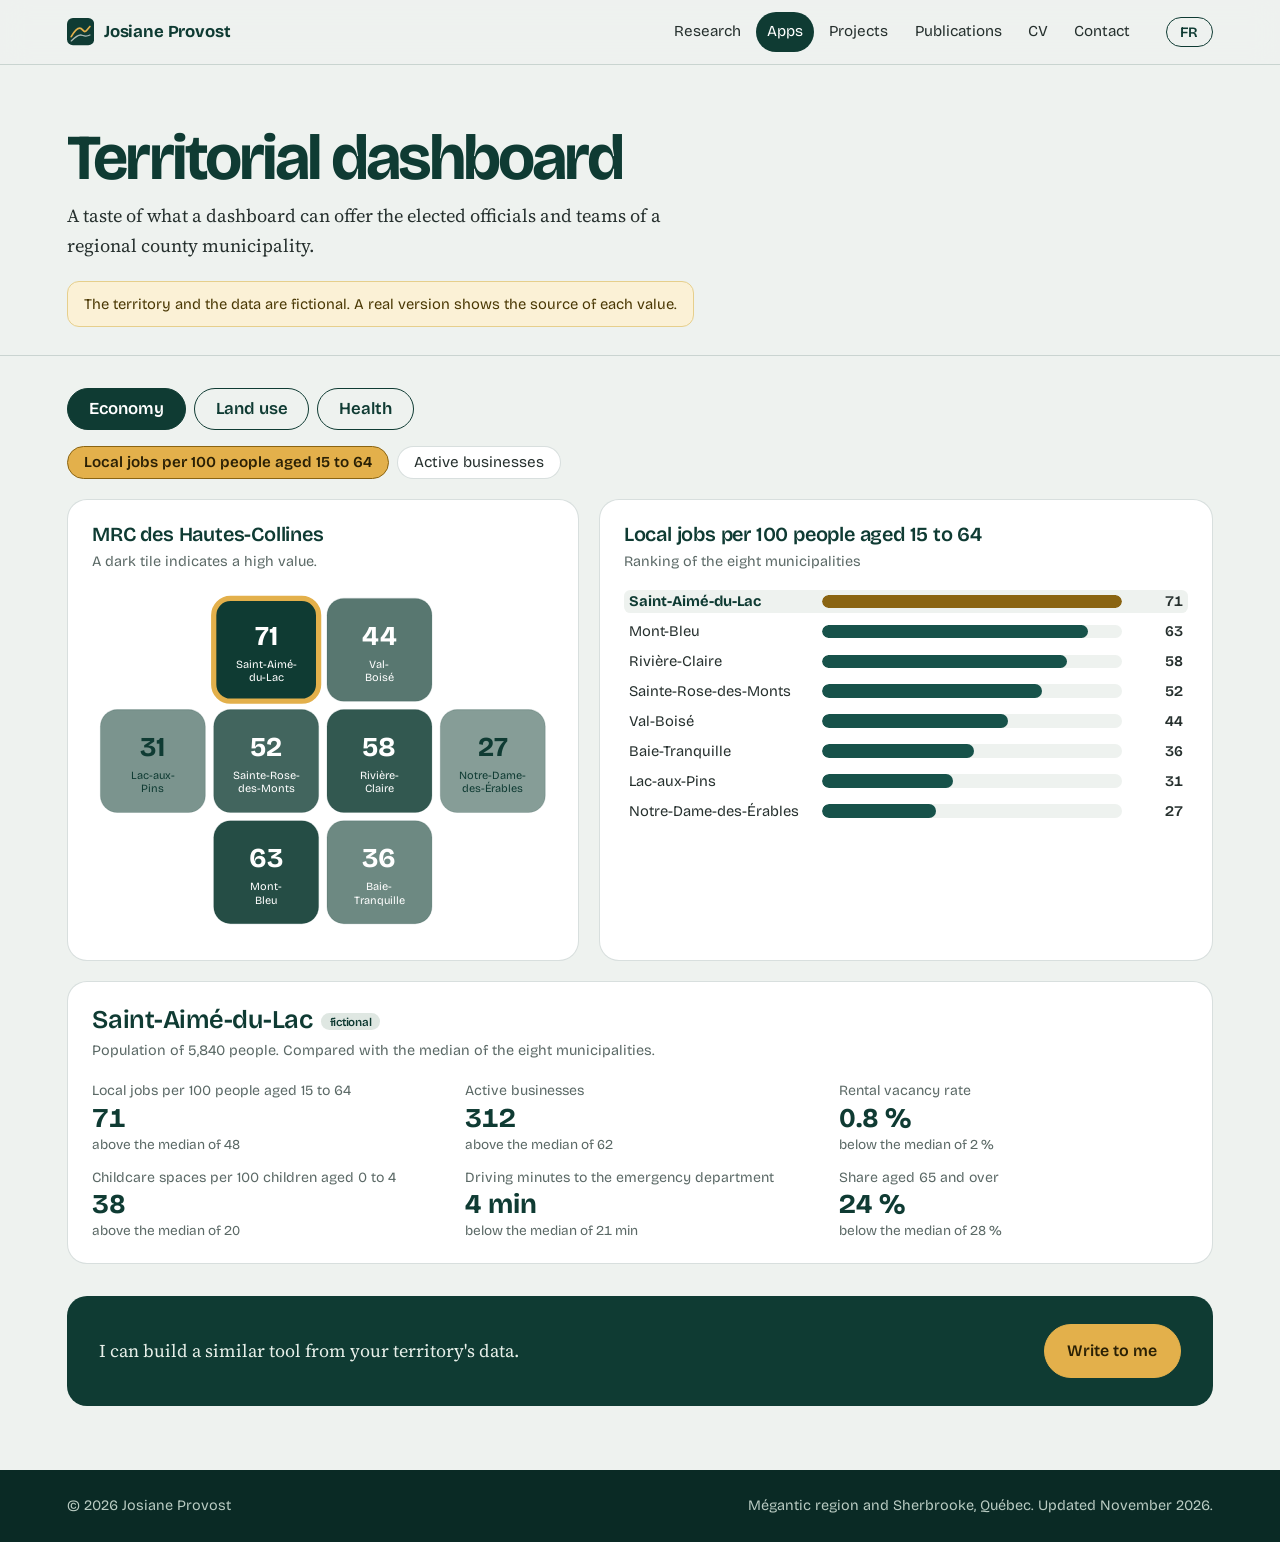
<file: apps/tableau-de-bord.html>
<!DOCTYPE html>
<html lang="fr" data-lang="fr">
<head>
<meta charset="UTF-8">
<meta name="viewport" content="width=device-width, initial-scale=1">
<title>Tableau de bord territorial, exemple - Josiane Provost</title>
<meta name="description" content="Mini-exemple interactif d'un tableau de bord territorial, avec des données fictives.">
<meta property="og:title" content="Josiane Provost - Recherche en santé rurale">
<meta property="og:description" content="Soins infirmiers en milieu rural, numérique en santé et conseil scientifique municipal.">
<meta property="og:image" content="https://josianeprovost.ca/images/josiane-provost.jpg">
<meta property="og:type" content="website">
<meta property="og:url" content="https://josianeprovost.ca/apps/tableau-de-bord.html">
<link rel="icon" href="data:image/svg+xml,%3Csvg xmlns='http://www.w3.org/2000/svg' viewBox='0 0 64 64'%3E%3Crect width='64' height='64' rx='14' fill='%230f3b33'/%3E%3Cpath d='M10 44c8-14 14-20 20-20s8 8 12 8 6-6 12-12' fill='none' stroke='%23e3b04b' stroke-width='4' stroke-linecap='round'/%3E%3Cpath d='M10 54c10-10 16-14 22-14s10 6 22 0' fill='none' stroke='%23eef2ef' stroke-width='3' stroke-linecap='round' opacity='.7'/%3E%3C/svg%3E">
<link rel="preconnect" href="https://fonts.googleapis.com">
<link rel="preconnect" href="https://fonts.gstatic.com" crossorigin>
<link href="https://fonts.googleapis.com/css2?family=Bricolage+Grotesque:opsz,wght@12..96,400;12..96,500;12..96,600;12..96,700&family=Source+Serif+4:ital,opsz,wght@0,8..60,400;0,8..60,600;1,8..60,400&display=swap" rel="stylesheet">
<link rel="stylesheet" href="../styles.css">
<link rel="stylesheet" href="apps.css">
</head>
<body data-titre-fr="Tableau de bord territorial, exemple - Josiane Provost" data-titre-en="Territorial dashboard, example - Josiane Provost">
<a class="saut" href="#contenu"><span lang="fr">Aller au contenu</span><span lang="en">Skip to content</span></a>

<header class="barre">
  <div class="enveloppe">
    <a class="marque" href="../index.html" aria-label="Josiane Provost">
      <svg viewBox="0 0 64 64" aria-hidden="true"><rect width="64" height="64" rx="14" fill="#0f3b33"/><path d="M10 44c8-14 14-20 20-20s8 8 12 8 6-6 12-12" fill="none" stroke="#e3b04b" stroke-width="4" stroke-linecap="round"/><path d="M10 54c10-10 16-14 22-14s10 6 22 0" fill="none" stroke="#eef2ef" stroke-width="3" stroke-linecap="round" opacity=".7"/></svg>
      Josiane Provost
    </a>
    <nav class="liens" aria-label="Sections">
      <a href="../index.html#recherche"><span lang="fr">Recherche</span><span lang="en">Research</span></a>
      <a href="../index.html#applications" aria-current="true"><span lang="fr">Applications</span><span lang="en">Apps</span></a>
      <a href="../index.html#projets"><span lang="fr">Projets</span><span lang="en">Projects</span></a>
      <a href="../publications.html">Publications</a>
      <a href="../index.html#parcours"><span lang="fr">Parcours</span><span lang="en">CV</span></a>
      <a href="../index.html#contact">Contact</a>
    </nav>
    <button class="langue" type="button" id="langue" aria-label="Switch to English">EN</button>
  </div>
</header>

<main id="contenu">
<section class="app-entete"><div class="enveloppe">
  <h1 lang="fr">Tableau de bord territorial</h1><h1 lang="en">Territorial dashboard</h1>
  <p lang="fr">Un avant-goût de ce qu'un tableau de bord peut offrir aux élus et aux équipes d'une MRC.</p>
  <p lang="en">A taste of what a dashboard can offer the elected officials and teams of a regional county municipality.</p>
  <span class="avis" lang="fr">Le territoire et les données sont fictifs. Une version réelle indique la source de chaque valeur.</span>
  <span class="avis" lang="en">The territory and the data are fictional. A real version shows the source of each value.</span>
</div></section>
<section class="app"><div class="enveloppe">
  <div class="onglets" id="piliers" role="group" aria-label="Piliers"></div>
  <div class="choix" id="indics" role="group" aria-label="Indicateurs"></div>
  <div class="panneaux">
    <div class="carte-app"><h2 lang="fr">MRC des Hautes-Collines</h2><h2 lang="en">MRC des Hautes-Collines</h2><p class="sous" id="leg"></p><svg class="tuiles" id="tuiles" viewBox="0 0 440 330" role="group" aria-label="Carte schématique"></svg></div>
    <div class="carte-app"><h2 id="titre-barres"></h2><p class="sous" lang="fr">Classement des huit municipalités</p><p class="sous" lang="en">Ranking of the eight municipalities</p><div class="barres" id="barres"></div></div>
    <div class="carte-app fiche" id="fiche" aria-live="polite"></div>
  </div>
    <div class="invitation">
      <p lang="fr">Je peux bâtir un outil semblable à partir des données de votre territoire.</p>
      <p lang="en">I can build a similar tool from your territory's data.</p>
      <a class="bouton" href="mailto:josiane.provost@usherbrooke.ca?subject=Tableau%20de%20bord%20territorial"><span lang="fr">M'écrire</span><span lang="en">Write to me</span></a>
    </div>
</div></section>
</main>

<footer>
  <div class="enveloppe">
    <span>© 2026 Josiane Provost</span>
    <span lang="fr">Région de Mégantic et Sherbrooke, Québec. Mis à jour en novembre 2026.</span>
    <span lang="en">Mégantic region and Sherbrooke, Québec. Updated November 2026.</span>
  </div>
</footer>

<script src="../scripts.js"></script>
<script>
(function(){
  var root=document.documentElement;function L(fr,en){return root.getAttribute('data-lang')==='en'?en:fr}
  var M=[
   {n:'Saint-Aimé-du-Lac',c:1,r:0,pop:5840,emp:71,ent:312,loc:0.8,gar:38,urg:4,ain:24},
   {n:'Val-Boisé',c:2,r:0,pop:1320,emp:44,ent:58,loc:1.9,gar:22,urg:19,ain:29},
   {n:'Lac-aux-Pins',c:0,r:1,pop:860,emp:31,ent:41,loc:3.4,gar:0,urg:34,ain:36},
   {n:'Sainte-Rose-des-Monts',c:1,r:1,pop:2110,emp:52,ent:97,loc:1.2,gar:31,urg:12,ain:27},
   {n:'Rivière-Claire',c:2,r:1,pop:1675,emp:58,ent:84,loc:2.1,gar:27,urg:16,ain:25},
   {n:'Notre-Dame-des-Érables',c:3,r:1,pop:540,emp:27,ent:19,loc:4.6,gar:0,urg:41,ain:39},
   {n:'Mont-Bleu',c:1,r:2,pop:980,emp:63,ent:66,loc:0.5,gar:18,urg:28,ain:21},
   {n:'Baie-Tranquille',c:2,r:2,pop:1240,emp:36,ent:49,loc:2.8,gar:14,urg:23,ain:33}];
  var P=[
   {k:'eco',fr:'Économie',en:'Economy',i:[{k:'emp',fr:'Emplois locaux pour 100 personnes de 15 à 64 ans',en:'Local jobs per 100 people aged 15 to 64',u:''},{k:'ent',fr:'Entreprises actives',en:'Active businesses',u:''}]},
   {k:'ame',fr:'Aménagement',en:'Land use',i:[{k:'loc',fr:"Taux d'inoccupation des logements locatifs",en:'Rental vacancy rate',u:' %'},{k:'gar',fr:'Places en garderie pour 100 enfants de 0 à 4 ans',en:'Childcare spaces per 100 children aged 0 to 4',u:''}]},
   {k:'san',fr:'Santé',en:'Health',i:[{k:'urg',fr:"Minutes de route jusqu'à l'urgence",en:'Driving minutes to the emergency department',u:' min'},{k:'ain',fr:'Part des 65 ans et plus',en:'Share aged 65 and over',u:' %'}]}];
  var pil=0,ind=0,sel=0;
  function fmt(v){return (Math.round(v*10)/10).toLocaleString(L('fr-CA','en-CA'))}
  function med(k){var a=M.map(function(m){return m[k]}).sort(function(x,y){return x-y});return (a[3]+a[4])/2}
  function coul(t){var a=[223,231,226],b=[15,59,51];return 'rgb('+a.map(function(x,i){return Math.round(x+(b[i]-x)*t)}).join(',')+')'}
  function rendu(){
    var I=P[pil].i[ind],k=I.k,vals=M.map(function(m){return m[k]}),mx=Math.max.apply(null,vals);
    document.getElementById('piliers').innerHTML=P.map(function(p,i){return '<button type="button" data-p="'+i+'" aria-pressed="'+(i===pil)+'">'+L(p.fr,p.en)+'</button>'}).join('');
    document.getElementById('indics').innerHTML=P[pil].i.map(function(x,i){return '<button type="button" data-i="'+i+'" aria-pressed="'+(i===ind)+'">'+L(x.fr,x.en)+'</button>'}).join('');
    document.getElementById('leg').textContent=L('Une tuile foncée indique une valeur élevée.','A dark tile indicates a high value.');
    document.getElementById('titre-barres').textContent=L(I.fr,I.en);
    var s='';M.forEach(function(m,i){var t=mx?m[k]/mx:0,x=8+m.c*108,y=8+m.r*106,cl=t>.5?'#fff':'#0f3b33',mots=m.n.split('-'),l1=mots.slice(0,Math.ceil(mots.length/2)).join('-'),l2=mots.slice(Math.ceil(mots.length/2)).join('-');
      s+='<g data-m="'+i+'" tabindex="0" role="button" aria-label="'+m.n+'"><rect x="'+x+'" y="'+y+'" width="100" height="98" rx="16" fill="'+coul(.08+t*.92)+'" stroke="'+(i===sel?'#e3b04b':'rgba(15,59,51,.16)')+'" stroke-width="'+(i===sel?5:1)+'"/><text x="'+(x+50)+'" y="'+(y+44)+'" text-anchor="middle" font-size="26" font-weight="700" fill="'+cl+'">'+fmt(m[k])+'</text><text x="'+(x+50)+'" y="'+(y+66)+'" text-anchor="middle" font-size="10.5" fill="'+cl+'">'+l1+(l2?'-':'')+'</text><text x="'+(x+50)+'" y="'+(y+79)+'" text-anchor="middle" font-size="10.5" fill="'+cl+'">'+l2+'</text></g>'});
    document.getElementById('tuiles').innerHTML=s;
    var ordre=M.map(function(m,i){return i}).sort(function(a,b){return M[b][k]-M[a][k]});
    document.getElementById('barres').innerHTML=ordre.map(function(i){var m=M[i];return '<button type="button" class="barre-l" data-m="'+i+'" aria-pressed="'+(i===sel)+'"><span class="nom">'+m.n+'</span><span class="piste"><span class="plein" style="display:block;width:'+(mx?m[k]/mx*100:0)+'%"></span></span><span class="val">'+fmt(m[k])+'</span></button>'}).join('');
    var m=M[sel],h='<h2>'+m.n+'<span class="fictif">'+L('fictif','fictional')+'</span></h2><p class="sous">'+L('Population de ','Population of ')+m.pop.toLocaleString(L('fr-CA','en-CA'))+L(' personnes. Comparaison avec la médiane des huit municipalités.',' people. Compared with the median of the eight municipalities.')+'</p><dl>';
    P.forEach(function(p){p.i.forEach(function(x){var md=med(x.k),d=m[x.k]-md,txt=Math.abs(d)<1e-9?L('à la médiane','at the median'):(d>0?L('au-dessus de la médiane de ','above the median of '):L('sous la médiane de ','below the median of '))+fmt(md)+x.u;
      h+='<div><dt>'+L(x.fr,x.en)+'</dt><dd>'+fmt(m[x.k])+x.u+'<small>'+txt+'</small></dd></div>'})});
    document.getElementById('fiche').innerHTML=h+'</dl>';
  }
  document.addEventListener('click',function(e){var b=e.target.closest('[data-p],[data-i],[data-m]');if(!b)return;
    if(b.hasAttribute('data-p')){pil=+b.getAttribute('data-p');ind=0}else if(b.hasAttribute('data-i')){ind=+b.getAttribute('data-i')}else{sel=+b.getAttribute('data-m')}rendu()});
  document.addEventListener('keydown',function(e){if((e.key==='Enter'||e.key===' ')&&e.target.matches&&e.target.matches('g[data-m]')){e.preventDefault();sel=+e.target.getAttribute('data-m');rendu()}});
  new MutationObserver(rendu).observe(root,{attributes:true,attributeFilter:['data-lang']});
  rendu();
})();
</script>
</body>
</html>
</file>
<file: styles.css>
:root{
  --epinette:#0f3b33;
  --epinette-2:#17524a;
  --granit:#26302e;
  --ardoise:#5b6966;
  --brume:#eef2ef;
  --givre:#dfe7e2;
  --blanc:#ffffff;
  --or:#e3b04b;
  --or-fonce:#8a6412;
  --trait:rgba(15,59,51,.16);
  --sans:"Bricolage Grotesque","Avenir Next","Segoe UI",system-ui,sans-serif;
  --serif:"Source Serif 4","Iowan Old Style",Georgia,serif;
  --mesure:66ch;
  --gouttiere:clamp(1.25rem,4vw,3.5rem);
}
*,*::before,*::after{box-sizing:border-box}
html{scroll-behavior:smooth;scroll-padding-top:5rem;-webkit-text-size-adjust:100%}
body{margin:0;background:var(--brume);color:var(--granit);font-family:var(--serif);font-size:1.125rem;line-height:1.65;-webkit-font-smoothing:antialiased}
html[data-lang="fr"] [lang="en"],html[data-lang="en"] [lang="fr"]{display:none!important}
img{max-width:100%;display:block}
a{color:var(--epinette);text-decoration-thickness:1px;text-underline-offset:.18em}
a:hover{text-decoration-thickness:2px}
:focus-visible{outline:3px solid var(--or);outline-offset:3px;border-radius:4px}
h1,h2,h3,h4{font-family:var(--sans);line-height:1.08;margin:0;font-weight:600;letter-spacing:-.02em;color:var(--epinette)}
p{margin:0 0 1em}
ul{margin:0;padding:0;list-style:none}
.enveloppe{max-width:78rem;margin-inline:auto;padding-inline:var(--gouttiere)}
.saut{position:absolute;left:-999px;top:0;background:var(--epinette);color:#fff;padding:.6rem 1rem;z-index:100}
.saut:focus{left:.5rem;top:.5rem}

/* Navigation */
.barre{position:sticky;top:0;z-index:50;background:rgba(238,242,239,.86);backdrop-filter:blur(14px);-webkit-backdrop-filter:blur(14px);border-bottom:1px solid var(--trait)}
.barre .enveloppe{display:flex;align-items:center;gap:1.5rem;min-height:4rem}
.marque{font-family:var(--sans);font-weight:700;font-size:1.05rem;letter-spacing:-.01em;text-decoration:none;color:var(--epinette);display:flex;align-items:center;gap:.6rem;margin-right:auto}
.marque svg{width:1.7rem;height:1.7rem;flex:none}
.liens{display:flex;gap:.25rem;font-family:var(--sans);font-size:.95rem}
.liens a{text-decoration:none;color:var(--granit);padding:.45rem .7rem;border-radius:999px}
.liens a:hover{background:var(--givre)}
.liens a[aria-current="true"]{background:var(--epinette);color:#fff}
.langue{font-family:var(--sans);font-size:.9rem;font-weight:600;border:1px solid var(--epinette);background:transparent;color:var(--epinette);border-radius:999px;padding:.35rem .85rem;cursor:pointer}
.langue:hover{background:var(--epinette);color:#fff}
@media (max-width:60rem){
  .liens{display:none}
}

/* Ouverture */
.ouverture{position:relative;overflow:hidden;border-bottom:1px solid var(--trait)}
.relief{position:absolute;inset:0;width:100%;height:100%;pointer-events:none}
.relief path{fill:none;stroke:var(--epinette);stroke-width:1;opacity:0;animation:leve 1.1s ease-out forwards}
.relief path.maitresse{stroke-width:1.9}
@keyframes leve{to{opacity:var(--o,.2)}}
.ouverture .enveloppe{position:relative;display:grid;grid-template-columns:minmax(0,1fr) auto;gap:clamp(2rem,5vw,5rem);align-items:center;padding-block:clamp(3rem,7vw,5.5rem)}
.qualite{font-family:var(--sans);font-size:1rem;font-weight:500;color:var(--epinette-2);margin:0 0 1.5rem;display:flex;flex-wrap:wrap;gap:.4rem .6rem}
.qualite span{background:var(--blanc);border:1px solid var(--trait);border-radius:999px;padding:.25rem .8rem}
h1{font-size:clamp(3rem,8vw,6.5rem);font-weight:700;letter-spacing:-.045em;line-height:.92;margin-bottom:1.75rem}
.idee{font-family:var(--sans);font-weight:600;font-size:clamp(1.5rem,2.6vw,2.1rem);letter-spacing:-.02em;color:var(--epinette-2);margin:0 0 .5rem}
h1 span{display:block}
.amorce{font-size:clamp(1.15rem,1.7vw,1.35rem);line-height:1.45;max-width:40ch;color:var(--granit);margin-bottom:2rem}
.actions{display:flex;flex-wrap:wrap;gap:.75rem}
.bouton{font-family:var(--sans);font-weight:600;font-size:1rem;text-decoration:none;display:inline-flex;align-items:center;gap:.5rem;padding:.8rem 1.4rem;border-radius:999px;border:1.5px solid var(--epinette);background:var(--epinette);color:#fff;transition:background .15s,color .15s}
.bouton:hover{background:var(--epinette-2)}
.bouton.clair{background:transparent;color:var(--epinette)}
.bouton.clair:hover{background:var(--epinette);color:#fff}
.portrait{width:clamp(11rem,17vw,14.5rem);aspect-ratio:1;border-radius:50%;overflow:hidden;background:var(--givre);border:1px solid var(--trait);box-shadow:0 0 0 .6rem rgba(255,255,255,.55)}
.portrait img{width:100%;height:100%;object-fit:cover;object-position:50% 12%;mix-blend-mode:multiply;filter:saturate(.82)}
@media (max-width:52rem){
  .ouverture .enveloppe{grid-template-columns:1fr}
  .portrait{order:-1;width:8.5rem;justify-self:start}
}

/* Bandeau à venir */
.avenir{background:var(--or);color:#2a2005;font-family:var(--sans);font-size:1rem}
.avenir .enveloppe{display:flex;flex-wrap:wrap;gap:.4rem 1.25rem;align-items:baseline;padding-block:.9rem}
.avenir strong{font-weight:700}
.avenir a{color:inherit}

/* Sections */
.section{padding-block:clamp(4rem,9vw,7.5rem)}
.section>.enveloppe>h2{font-size:clamp(2.2rem,5vw,3.75rem);letter-spacing:-.035em;margin-bottom:.6em;max-width:18ch}
.chapeau{font-size:1.3rem;line-height:1.5;max-width:var(--mesure);margin-bottom:3rem}
.prose{max-width:var(--mesure)}

/* Trois rôles */
.roles{display:grid;grid-template-columns:repeat(3,1fr);border-top:1px solid var(--trait)}
.roles>div{padding:2rem 2rem 2rem 0;border-right:1px solid var(--trait)}
.roles>div+div{padding-left:2rem}
.roles>div:last-child{border-right:0;padding-right:0}
.roles h3{font-size:1.45rem;margin-bottom:.6rem}
.roles p{font-size:1.02rem;margin:0;color:var(--granit)}
.roles .bouton{margin-top:1.2rem;font-size:.92rem;padding:.55rem 1.1rem}
.roles .lieu{font-family:var(--sans);font-size:.92rem;color:var(--ardoise);margin-bottom:.9rem}
@media (max-width:52rem){
  .roles{grid-template-columns:1fr}
  .roles>div,.roles>div+div{padding:1.5rem 0;border-right:0;border-bottom:1px solid var(--trait)}
}

/* Programmation */
.sombre{background:var(--epinette);color:#e7efe9;position:relative;overflow:hidden}
.sombre h2,.sombre h3{color:#fff}
.sombre .chapeau{color:#d5e2da}
.sombre a{color:var(--or)}
.axes{display:grid;grid-template-columns:repeat(3,1fr);gap:1.25rem}
.axe{background:rgba(255,255,255,.055);border:1px solid rgba(255,255,255,.14);border-radius:1.25rem;padding:2rem 1.75rem 1.75rem;display:flex;flex-direction:column}
.axe svg{width:3.25rem;height:3.25rem;margin-bottom:1.5rem;stroke:var(--or);fill:none;stroke-width:1.6;stroke-linecap:round;stroke-linejoin:round}
.axe h3{font-size:1.5rem;margin-bottom:.8rem}
.axe p{font-size:1.02rem;margin-bottom:1.25rem}
.axe ul{margin-top:auto;font-family:var(--sans);font-size:.92rem;display:flex;flex-wrap:wrap;gap:.4rem}
.axe li{border:1px solid rgba(227,176,75,.5);color:#f3dfb0;border-radius:999px;padding:.15rem .7rem}
@media (max-width:60rem){.axes{grid-template-columns:1fr}}

/* Boucle du territoire apprenant */
.boucle{list-style:none;display:grid;grid-template-columns:repeat(4,1fr);gap:0;margin:0 0 3rem;padding:0;counter-reset:etape;border:1px solid rgba(255,255,255,.16);border-radius:1.25rem;overflow:hidden}
.boucle li{padding:1.5rem 1.5rem 1.6rem;border-right:1px solid rgba(255,255,255,.16);position:relative;counter-increment:etape}
.boucle li:last-child{border-right:0}
.boucle li::before{content:counter(etape);font-family:var(--sans);font-weight:600;font-size:.95rem;color:var(--epinette);background:var(--or);width:1.7rem;height:1.7rem;border-radius:50%;display:grid;place-items:center;margin-bottom:.9rem}
.boucle b{font-family:var(--sans);font-weight:600;font-size:1.15rem;color:#fff;display:block;line-height:1.25;margin-bottom:.35rem}
.boucle span{font-size:.98rem;line-height:1.45;color:#d5e2da}
.retour{font-family:var(--sans);font-size:.98rem;color:#f3dfb0;margin:-2rem 0 3rem;display:flex;align-items:center;gap:.6rem}
.retour svg{width:1.4rem;height:1.4rem;stroke:var(--or);fill:none;stroke-width:1.8;stroke-linecap:round;stroke-linejoin:round;flex:none}
@media (max-width:60rem){.boucle{grid-template-columns:1fr 1fr}.boucle li:nth-child(2){border-right:0}.boucle li:nth-child(-n+2){border-bottom:1px solid rgba(255,255,255,.16)}}
@media (max-width:34rem){.boucle{grid-template-columns:1fr}.boucle li{border-right:0;border-bottom:1px solid rgba(255,255,255,.16)}.boucle li:last-child{border-bottom:0}}

/* Vitrines des applications */
.vitrines{display:grid;grid-template-columns:1fr 1fr;gap:1.5rem}
.vitrine{display:flex;flex-direction:column;align-items:flex-start;text-decoration:none;color:var(--granit);background:var(--brume);border:1px solid var(--trait);border-radius:1.5rem;padding:1.5rem;transition:border-color .15s,transform .15s}
.vitrine:hover{border-color:var(--epinette);transform:translateY(-3px)}
.vitrine svg{width:100%;height:auto;border-radius:1rem;margin-bottom:1.4rem;border:1px solid var(--trait)}
.vitrine h3{font-size:1.7rem;margin-bottom:.6rem}
.vitrine p{font-size:1.05rem;margin-bottom:1.4rem}
.vitrine .bouton{margin-top:auto}
@media (max-width:52rem){.vitrines{grid-template-columns:1fr}}

/* Projets */
.projets{border-top:1px solid var(--trait)}
.projet{display:grid;grid-template-columns:minmax(0,5fr) minmax(0,7fr);gap:1rem 3rem;padding-block:2.25rem;border-bottom:1px solid var(--trait)}
.projet h3{font-size:clamp(1.6rem,3vw,2.3rem);letter-spacing:-.03em}
.projet .nature{font-family:var(--sans);font-size:.95rem;color:var(--ardoise);margin-top:.6rem}
.projet p{margin:0;max-width:var(--mesure)}
.projet p+p{margin-top:.8em}
@media (max-width:52rem){.projet{grid-template-columns:1fr}}

/* Publications */
.clair{background:var(--blanc)}
.filtres{display:flex;flex-wrap:wrap;gap:.5rem;margin-bottom:2rem;font-family:var(--sans)}
.filtres button{font:inherit;font-size:.95rem;font-weight:500;border:1px solid var(--trait);background:var(--brume);color:var(--granit);border-radius:999px;padding:.4rem 1rem;cursor:pointer}
.filtres button[aria-pressed="true"]{background:var(--epinette);border-color:var(--epinette);color:#fff}
.refs li{display:grid;grid-template-columns:5.5rem minmax(0,1fr);gap:1rem;padding-block:1.1rem;border-top:1px solid var(--trait)}
.refs li[hidden]{display:none}
.refs .an{font-family:var(--sans);font-weight:600;font-size:1.15rem;color:var(--epinette)}
.refs .corps{max-width:74ch;font-size:1.02rem;line-height:1.55}
.refs .titre{font-family:var(--sans);font-weight:600;font-size:1.08rem;line-height:1.35;color:var(--granit);display:block;margin-bottom:.25rem}
.refs .genre{font-family:var(--sans);font-size:.85rem;color:var(--or-fonce);display:block;margin-top:.35rem}
.refs .moi{text-decoration:underline;text-decoration-color:var(--or);text-decoration-thickness:2px;text-underline-offset:.2em}
@media (max-width:40rem){.refs li{grid-template-columns:1fr;gap:.2rem}}

a.titre{color:var(--epinette);text-decoration-color:var(--or);text-decoration-thickness:2px}
a.titre:hover{text-decoration-thickness:3px}
.refs .lire{font-family:var(--sans);font-size:.88rem;font-weight:600;display:inline-block;margin-top:.45rem;margin-right:.9rem;border:1px solid var(--epinette);border-radius:999px;padding:.15rem .8rem;text-decoration:none}
.refs .lire:hover{background:var(--epinette);color:#fff}
.refs .genre{display:inline-block;margin-right:.9rem}
.suite{margin-top:2.5rem}
.entete-page{padding-block:clamp(3rem,7vw,5rem) clamp(1.5rem,3vw,2.5rem);border-bottom:1px solid var(--trait);position:relative;overflow:hidden}
.entete-page h1{font-size:clamp(2.6rem,6.5vw,5rem);margin-bottom:1rem}
.entete-page p{font-size:1.25rem;max-width:var(--mesure);margin:0}
.compte{font-family:var(--sans);font-size:.95rem;color:var(--ardoise);margin:0 0 1rem}
.sticky-filtres{position:sticky;top:4rem;background:rgba(255,255,255,.94);backdrop-filter:blur(10px);z-index:5;padding-block:1rem .25rem;margin-bottom:.5rem}
.sticky-filtres .filtres{margin-bottom:.75rem}

/* Parcours */
.colonnes{display:grid;grid-template-columns:1fr 1fr;gap:3rem clamp(2rem,6vw,5rem)}
.colonnes h3{font-size:1.5rem;margin-bottom:1.5rem}
.fil{border-left:2px solid var(--epinette);margin-left:.35rem}
.fil li{position:relative;padding:0 0 1.6rem 1.6rem}
.fil li:last-child{padding-bottom:0}
.fil li::before{content:"";position:absolute;left:-.45rem;top:.5rem;width:.75rem;height:.75rem;border-radius:50%;background:var(--brume);border:2px solid var(--epinette)}
.fil li.actuel::before{background:var(--or);border-color:var(--or-fonce)}
.fil .quand{font-family:var(--sans);font-size:.92rem;font-weight:600;color:var(--epinette-2);display:block}
.fil .quoi{font-family:var(--sans);font-weight:600;font-size:1.1rem;line-height:1.3;display:block}
.fil .ou{font-size:1rem;color:var(--ardoise);display:block;line-height:1.45;margin-top:.15rem}
.liste li{padding:.75rem 0;border-top:1px solid var(--trait);font-size:1.02rem;line-height:1.45;display:grid;grid-template-columns:6.5rem minmax(0,1fr);gap:1rem}
.liste .quand{font-family:var(--sans);font-weight:600;font-size:.95rem;color:var(--epinette-2)}
.cours{display:flex;flex-wrap:wrap;gap:.5rem;font-family:var(--sans);font-size:.95rem}
.cours li{background:var(--blanc);border:1px solid var(--trait);border-radius:.6rem;padding:.4rem .8rem;line-height:1.3}
.cours b{font-weight:600;color:var(--epinette)}
.telecharger{margin-top:3.5rem;background:var(--blanc);border:1px solid var(--trait);border-radius:1.25rem;padding:1.75rem 2rem;display:flex;flex-wrap:wrap;gap:1rem 2rem;align-items:center;justify-content:space-between}
.telecharger p{margin:0;max-width:48ch;font-size:1.02rem}
@media (max-width:52rem){.colonnes{grid-template-columns:1fr}}

/* Contact */
.contact{display:grid;grid-template-columns:minmax(0,6fr) minmax(0,5fr);gap:3rem;align-items:end}
.contact h2{font-size:clamp(2.4rem,6.5vw,5rem);letter-spacing:-.04em;max-width:13ch}
.courriel{font-family:var(--sans);font-size:clamp(1.1rem,2.4vw,1.6rem);font-weight:500;word-break:break-word}
.reseaux{display:flex;flex-wrap:wrap;gap:.6rem;margin-top:1.5rem;font-family:var(--sans)}
.reseaux a{text-decoration:none;border:1px solid rgba(255,255,255,.3);color:#fff;border-radius:999px;padding:.45rem 1.1rem;font-size:.98rem}
.reseaux a:hover{background:#fff;color:var(--epinette)}
@media (max-width:52rem){.contact{grid-template-columns:1fr}}
footer{background:#0a2a25;color:#b9cbc2;font-family:var(--sans);font-size:.9rem}
footer .enveloppe{display:flex;flex-wrap:wrap;gap:.5rem 2rem;justify-content:space-between;padding-block:1.5rem}

@media (prefers-reduced-motion:reduce){
  html{scroll-behavior:auto}
  .relief path{animation:none;opacity:var(--o,.2)}
  *{transition:none!important}
}
@media print{
  .barre,.relief,.filtres,.avenir,.langue{display:none}
  body{background:#fff;font-size:11pt}
  .sombre{background:#fff;color:#000}.sombre h2,.sombre h3{color:#000}
  .section{padding-block:1.5rem}
}
</file>
<file: apps/apps.css>
.app-entete{padding-block:clamp(2.5rem,6vw,4rem) 1.75rem;border-bottom:1px solid var(--trait)}
.app-entete h1{font-size:clamp(2.2rem,5.5vw,4rem);margin-bottom:.8rem}
.app-entete p{font-size:1.15rem;max-width:var(--mesure);margin:0}
.avis{font-family:var(--sans);font-size:.92rem;background:#fbf1d6;border:1px solid #e6cf8c;color:#4a3804;border-radius:.75rem;padding:.6rem 1rem;margin-top:1.25rem;display:inline-block}
.app{padding-block:2rem 4rem}
.app button{font-family:var(--sans);cursor:pointer}
.onglets,.choix{display:flex;flex-wrap:wrap;gap:.5rem;margin-bottom:1rem}
.onglets button{font-size:1.05rem;font-weight:600;padding:.6rem 1.3rem;border-radius:999px;border:1.5px solid var(--epinette);background:transparent;color:var(--epinette)}
.onglets button[aria-pressed="true"]{background:var(--epinette);color:#fff}
.choix button{font-size:.95rem;padding:.4rem 1rem;border-radius:999px;border:1px solid var(--trait);background:var(--blanc);color:var(--granit)}
.choix button[aria-pressed="true"]{background:var(--or);border-color:var(--or-fonce);color:#2a2005;font-weight:600}
.panneaux{display:grid;grid-template-columns:minmax(0,5fr) minmax(0,6fr);gap:1.25rem;margin-top:1.25rem}
.carte-app{background:var(--blanc);border:1px solid var(--trait);border-radius:1.25rem;padding:1.5rem}
.carte-app h2{font-size:1.25rem;margin-bottom:.3rem;letter-spacing:-.01em}
.carte-app .sous{font-family:var(--sans);font-size:.9rem;color:var(--ardoise);margin:0 0 1rem}
.tuiles{width:100%;height:auto;display:block}
.tuiles g{cursor:pointer}
.tuiles text{font-family:var(--sans);pointer-events:none}
.barres{display:grid;gap:.45rem}
.barre-l{display:grid;grid-template-columns:11.5rem minmax(0,1fr) 3.2rem;gap:.6rem;align-items:center;font-family:var(--sans);font-size:.92rem;background:none;border:0;padding:.15rem .3rem;text-align:left;border-radius:.4rem;color:var(--granit);width:100%}
.barre-l:hover,.barre-l[aria-pressed="true"]{background:var(--brume)}
.barre-l[aria-pressed="true"] .nom{font-weight:700;color:var(--epinette)}
.barre-l .piste{height:.85rem;background:var(--brume);border-radius:999px;overflow:hidden}
.barre-l .plein{height:100%;background:var(--epinette-2);border-radius:999px;transition:width .35s}
.barre-l[aria-pressed="true"] .plein{background:var(--or-fonce)}
.barre-l .val{text-align:right;font-weight:600;font-variant-numeric:tabular-nums}
.fiche{grid-column:1/-1}
.fiche h2{font-size:1.6rem}
.fiche dl{display:grid;grid-template-columns:repeat(3,1fr);gap:1rem 1.5rem;margin:1.25rem 0 0}
.fiche dt{font-family:var(--sans);font-size:.88rem;color:var(--ardoise);line-height:1.3}
.fiche dd{margin:.2rem 0 0;font-family:var(--sans);font-weight:700;font-size:1.7rem;color:var(--epinette);line-height:1.1;font-variant-numeric:tabular-nums}
.fiche dd small{display:block;font-weight:400;font-size:.85rem;color:var(--ardoise);margin-top:.25rem}
.fictif{font-family:var(--sans);font-size:.72rem;font-weight:600;background:var(--givre);color:var(--epinette);border-radius:999px;padding:.1rem .55rem;vertical-align:middle;margin-left:.5rem}
.invitation{margin-top:2rem;background:var(--epinette);color:#e7efe9;border-radius:1.25rem;padding:1.75rem 2rem;display:flex;flex-wrap:wrap;gap:1rem 2rem;align-items:center;justify-content:space-between}
.invitation p{margin:0;max-width:52ch}
.invitation .bouton{background:var(--or);border-color:var(--or);color:#2a2005}
.invitation .bouton:hover{background:#f0c468}
@media (max-width:56rem){.panneaux{grid-template-columns:1fr}.fiche dl{grid-template-columns:1fr 1fr}.barre-l{grid-template-columns:8.5rem minmax(0,1fr) 3rem}}

/* RELAIS */
.etat{display:flex;flex-wrap:wrap;gap:.75rem 2rem;align-items:center;background:var(--blanc);border:1px solid var(--trait);border-radius:1.25rem;padding:1rem 1.5rem;font-family:var(--sans);position:sticky;top:4.5rem;z-index:4}
.etat b{font-size:1.15rem;color:var(--epinette)}
.pions{display:inline-flex;gap:.35rem;vertical-align:middle;margin-left:.4rem}
.pions i{width:1.15rem;height:1.15rem;border-radius:50%;background:var(--or);border:2px solid var(--or-fonce);display:inline-block}
.pions i.pris{background:transparent;border-color:var(--trait)}
.etat .bouton{margin-left:auto;padding:.6rem 1.2rem}
.unites{display:grid;grid-template-columns:repeat(4,1fr);gap:1rem;margin-top:1.25rem;align-items:start}
.unite{background:var(--givre);border-radius:1.25rem;padding:1rem;min-height:9rem}
.unite>h2{font-size:1.1rem;margin:0 0 .8rem;display:flex;justify-content:space-between;align-items:baseline}
.unite>h2 span{font-weight:400;font-size:.85rem;color:var(--ardoise)}
.vide{font-family:var(--sans);font-size:.9rem;color:var(--ardoise);margin:0}
.patient{background:var(--blanc);border:1px solid var(--trait);border-radius:.9rem;padding:.9rem;margin-bottom:.7rem}
.patient:last-child{margin-bottom:0}
.patient h3{font-size:1.02rem;letter-spacing:0;margin-bottom:.15rem}
.patient .motif{font-size:.92rem;line-height:1.35;margin:0 0 .6rem;color:var(--granit)}
.trajet{display:flex;flex-wrap:wrap;gap:.25rem;font-family:var(--sans);font-size:.74rem;margin-bottom:.6rem}
.trajet span{padding:.1rem .5rem;border-radius:999px;background:var(--brume);color:var(--ardoise)}
.trajet span.fait{background:var(--epinette-2);color:#fff}
.trajet span.ici{background:var(--or);color:#2a2005;font-weight:600}
.statut{font-family:var(--sans);font-size:.85rem;margin:0 0 .6rem;color:var(--epinette-2)}
.statut.alerte{color:#9a3412;font-weight:600}
.patient .acts{display:grid;gap:.35rem}
.patient .acts button{font-size:.9rem;font-weight:600;padding:.45rem .7rem;border-radius:.6rem;border:1.5px solid var(--epinette);background:var(--epinette);color:#fff;text-align:left}
.patient .acts button.second{background:transparent;color:var(--epinette)}
.patient .acts button:disabled{opacity:.4;cursor:not-allowed}
.journal{margin-top:1.25rem}
.journal ol{margin:0;padding:0;list-style:none;font-family:var(--sans);font-size:.92rem;max-height:11rem;overflow:auto}
.journal li{padding:.35rem 0;border-top:1px solid var(--trait)}
.journal li:first-child{border-top:0}
.journal li.rupture{color:#9a3412;font-weight:600}
.arrives{display:flex;flex-wrap:wrap;gap:.5rem;font-family:var(--sans);font-size:.9rem;margin-top:.5rem}
.arrives span{background:var(--epinette-2);color:#fff;border-radius:999px;padding:.2rem .8rem}
.bilan{text-align:left}
.bilan h2{font-size:clamp(1.8rem,4vw,2.6rem);margin-bottom:.8rem}
.bilan .chiffres{display:grid;grid-template-columns:repeat(3,1fr);gap:1rem;margin:1.5rem 0}
.bilan .chiffres div{background:var(--brume);border-radius:1rem;padding:1.1rem}
.bilan .chiffres b{font-family:var(--sans);font-size:2.4rem;color:var(--epinette);display:block;line-height:1}
.bilan .chiffres span{font-family:var(--sans);font-size:.9rem;color:var(--ardoise)}
.regles{display:grid;grid-template-columns:repeat(3,1fr);gap:1rem;margin:1.25rem 0 0;font-size:1rem}
.regles div{background:var(--blanc);border:1px solid var(--trait);border-radius:1rem;padding:1rem 1.2rem}
.regles b{font-family:var(--sans);color:var(--epinette);display:block;margin-bottom:.2rem}
@media (max-width:64rem){.unites{grid-template-columns:1fr 1fr}}
@media (max-width:40rem){.unites,.regles,.bilan .chiffres{grid-template-columns:1fr}.etat{position:static}.etat .bouton{margin-left:0}}
</file>
